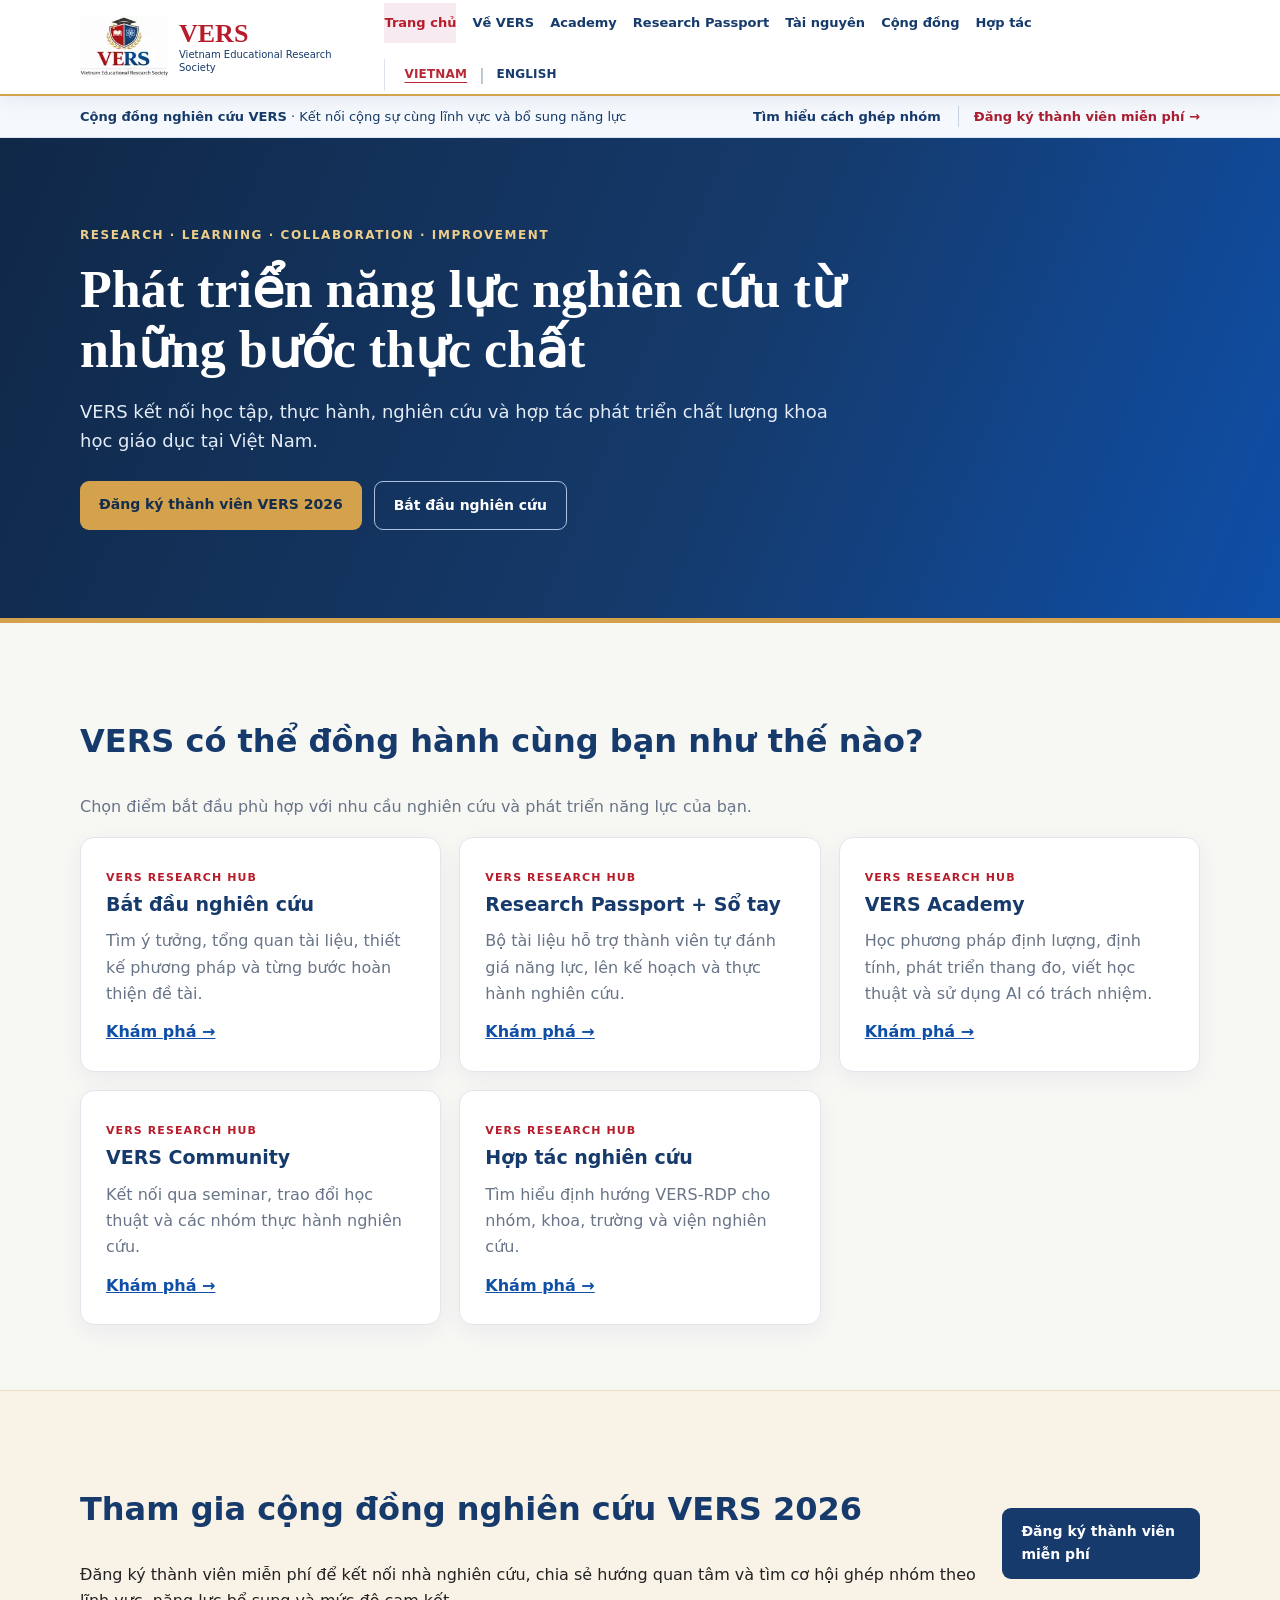
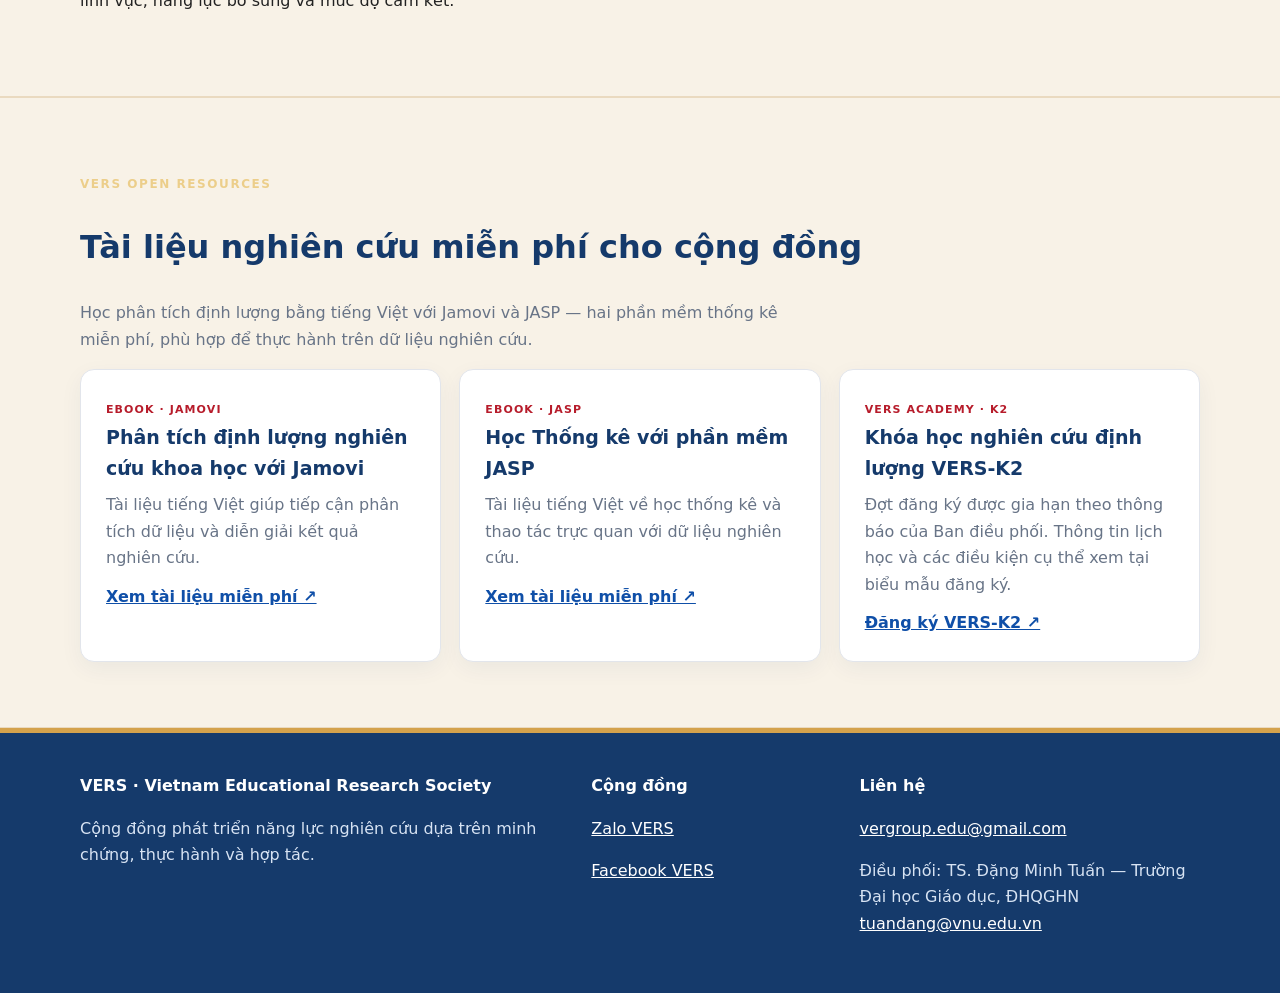
<file: index.html>
<!doctype html><html lang="vi"><head><meta charset="utf-8"><meta name="viewport" content="width=device-width,initial-scale=1"><meta name="description" content="VERS kết nối học tập, thực hành, nghiên cứu và hợp tác phát triển chất lượng khoa học giáo dục tại Việt Nam."><meta name="theme-color" content="#142f58"><link rel="alternate" hreflang="vi" href="https://diavn.github.io/VERS/"><link rel="alternate" hreflang="en" href="https://diavn.github.io/VERS/en/"><title>Phát triển năng lực nghiên cứu từ những bước thực chất | VERS</title><link rel="stylesheet" href="./assets/style.css"><script defer src="./assets/site.js"></script><meta property="og:type" content="website"><meta property="og:site_name" content="VERS — Vietnam Educational Research Society"><meta property="og:locale" content="vi_VN"><meta property="og:title" content="VERS | Cộng đồng nghiên cứu giáo dục Việt Nam"><meta property="og:description" content="VERS kết nối cộng đồng nghiên cứu giáo dục, phát triển năng lực nghiên cứu, chia sẻ học liệu, seminar và hợp tác học thuật."><meta property="og:url" content="https://diavn.github.io/VERS/"><meta property="og:image" content="https://diavn.github.io/VERS/assets/vers-social-preview.png"><meta property="og:image:secure_url" content="https://diavn.github.io/VERS/assets/vers-social-preview.png"><meta property="og:image:type" content="image/png"><meta property="og:image:width" content="600"><meta property="og:image:height" content="315"><meta property="og:image:alt" content="VERS — Vietnam Educational Research Society"><meta name="twitter:card" content="summary_large_image"><meta name="twitter:title" content="VERS | Cộng đồng nghiên cứu giáo dục Việt Nam"><meta name="twitter:description" content="VERS kết nối cộng đồng nghiên cứu giáo dục, phát triển năng lực nghiên cứu, chia sẻ học liệu, seminar và hợp tác học thuật."><meta name="twitter:image" content="https://diavn.github.io/VERS/assets/vers-social-preview.png"><link rel="canonical" href="https://diavn.github.io/VERS/"></head><body><a class="skip" href="#content">Chuyển đến nội dung</a><header class="header"><div class="container nav-inner"><a class="brand" href="./"><img class="vers-official-logo" src="./assets/vers-official-logo.svg" alt="Official VERS logo" width="88" height="65"><span><strong>VERS</strong><small>Vietnam Educational Research Society</small></span></a><button type="button" class="menu-toggle" aria-expanded="false" aria-controls="main-menu">☰ Menu</button><nav class="navlinks" id="main-menu" aria-label="Điều hướng chính"><a href="./" class="active" aria-current="page">Trang chủ</a><a href="./about/">Về VERS</a><a href="./academy/">Academy</a><a href="./passport/">Research Passport</a><a href="./research/">Tài nguyên</a><a href="./community/">Cộng đồng</a><a href="./partnerships/">Hợp tác</a><span class="language-switch" aria-label="Ngôn ngữ"><a lang="vi" aria-current="page" href="./">VIETNAM</a><span aria-hidden="true">|</span><a lang="en" href="./en/">ENGLISH</a></span></nav></div></header><div class="vers-member-strip"><div class="container"><span><strong>Cộng đồng nghiên cứu VERS</strong> · Kết nối cộng sự cùng lĩnh vực và bổ sung năng lực</span><span><a href="./community/">Tìm hiểu cách ghép nhóm</a><a class="join-link" href="https://forms.gle/9dGQGPRuBtyxd9E9A" target="_blank" rel="noopener noreferrer">Đăng ký thành viên miễn phí →</a></span></div></div><main id="content"><section class="hero"><div class="container"><div class="eyebrow">Research · Learning · Collaboration · Improvement</div><h1>Phát triển năng lực nghiên cứu từ những bước thực chất</h1><p>VERS kết nối học tập, thực hành, nghiên cứu và hợp tác phát triển chất lượng khoa học giáo dục tại Việt Nam.</p><div class="actions"><a class="btn primary" target="_blank" rel="noopener noreferrer" href="https://forms.gle/9dGQGPRuBtyxd9E9A">Đăng ký thành viên VERS 2026</a><a class="btn light" href="./research/">Bắt đầu nghiên cứu</a></div></div></section><section class="section"><div class="container"><h2>VERS có thể đồng hành cùng bạn như thế nào?</h2><p class="section-lead">Chọn điểm bắt đầu phù hợp với nhu cầu nghiên cứu và phát triển năng lực của bạn.</p><div class="grid"><article class="card"><span class="kicker">VERS Research Hub</span><h3>Bắt đầu nghiên cứu</h3><p>Tìm ý tưởng, tổng quan tài liệu, thiết kế phương pháp và từng bước hoàn thiện đề tài.</p><a class="more" href="./research/">Khám phá →</a></article><article class="card"><span class="kicker">VERS Research Hub</span><h3>Research Passport + Sổ tay</h3><p>Bộ tài liệu hỗ trợ thành viên tự đánh giá năng lực, lên kế hoạch và thực hành nghiên cứu.</p><a class="more" href="./passport/">Khám phá →</a></article><article class="card"><span class="kicker">VERS Research Hub</span><h3>VERS Academy</h3><p>Học phương pháp định lượng, định tính, phát triển thang đo, viết học thuật và sử dụng AI có trách nhiệm.</p><a class="more" href="./academy/">Khám phá →</a></article><article class="card"><span class="kicker">VERS Research Hub</span><h3>VERS Community</h3><p>Kết nối qua seminar, trao đổi học thuật và các nhóm thực hành nghiên cứu.</p><a class="more" href="./community/">Khám phá →</a></article><article class="card"><span class="kicker">VERS Research Hub</span><h3>Hợp tác nghiên cứu</h3><p>Tìm hiểu định hướng VERS-RDP cho nhóm, khoa, trường và viện nghiên cứu.</p><a class="more" href="./partnerships/">Khám phá →</a></article></div></div></section><section class="section band"><div class="container callout"><div><h2>Tham gia cộng đồng nghiên cứu VERS 2026</h2><p>Đăng ký thành viên miễn phí để kết nối nhà nghiên cứu, chia sẻ hướng quan tâm và tìm cơ hội ghép nhóm theo lĩnh vực, năng lực bổ sung và mức độ cam kết.</p></div><a class="btn" href="https://forms.gle/9dGQGPRuBtyxd9E9A" target="_blank" rel="noopener noreferrer">Đăng ký thành viên miễn phí</a></div></section><section class="section band learning-feature"><div class="container"><p class="eyebrow">VERS OPEN RESOURCES</p><h2>Tài liệu nghiên cứu miễn phí cho cộng đồng</h2><p class="section-lead">Học phân tích định lượng bằng tiếng Việt với Jamovi và JASP — hai phần mềm thống kê miễn phí, phù hợp để thực hành trên dữ liệu nghiên cứu.</p><div class="grid"><article class="card resource-card"><span class="kicker">EBOOK · JAMOVI</span><h3>Phân tích định lượng nghiên cứu khoa học với Jamovi</h3><p>Tài liệu tiếng Việt giúp tiếp cận phân tích dữ liệu và diễn giải kết quả nghiên cứu.</p><a class="more" href="https://drive.google.com/file/d/1PDBoz-qCu8LpBYIbpfE1-n1H8hmjoBAO/view?usp=sharing" target="_blank" rel="noopener noreferrer">Xem tài liệu miễn phí ↗</a></article><article class="card resource-card"><span class="kicker">EBOOK · JASP</span><h3>Học Thống kê với phần mềm JASP</h3><p>Tài liệu tiếng Việt về học thống kê và thao tác trực quan với dữ liệu nghiên cứu.</p><a class="more" href="https://drive.google.com/file/d/1F89ra7NRNycYZCy2L96slNIA9dTaLKgm/view?usp=sharing" target="_blank" rel="noopener noreferrer">Xem tài liệu miễn phí ↗</a></article><article class="card course-card"><span class="kicker">VERS ACADEMY · K2</span><h3>Khóa học nghiên cứu định lượng VERS-K2</h3><p>Đợt đăng ký được gia hạn theo thông báo của Ban điều phối. Thông tin lịch học và các điều kiện cụ thể xem tại biểu mẫu đăng ký.</p><a class="more" href="https://forms.gle/J9TKKdzzce52gjyt8" target="_blank" rel="noopener noreferrer">Đăng ký VERS-K2 ↗</a></article></div></div></section></main><footer class="footer"><div class="container footer-grid"><div><strong>VERS · Vietnam Educational Research Society</strong><p>Cộng đồng phát triển năng lực nghiên cứu dựa trên minh chứng, thực hành và hợp tác.</p><small></small></div><div><strong>Cộng đồng</strong><p><a href="https://zalo.me/g/brmxba311">Zalo VERS</a></p><p><a href="https://www.facebook.com/groups/verg.edu">Facebook VERS</a></p></div><div><strong>Liên hệ</strong><p><a href="mailto:vergroup.edu@gmail.com">vergroup.edu@gmail.com</a></p><p>Điều phối: TS. Đặng Minh Tuấn — Trường Đại học Giáo dục, ĐHQGHN<br><a href="mailto:tuandang@vnu.edu.vn">tuandang@vnu.edu.vn</a></p></div></div></footer></body></html>
</file>
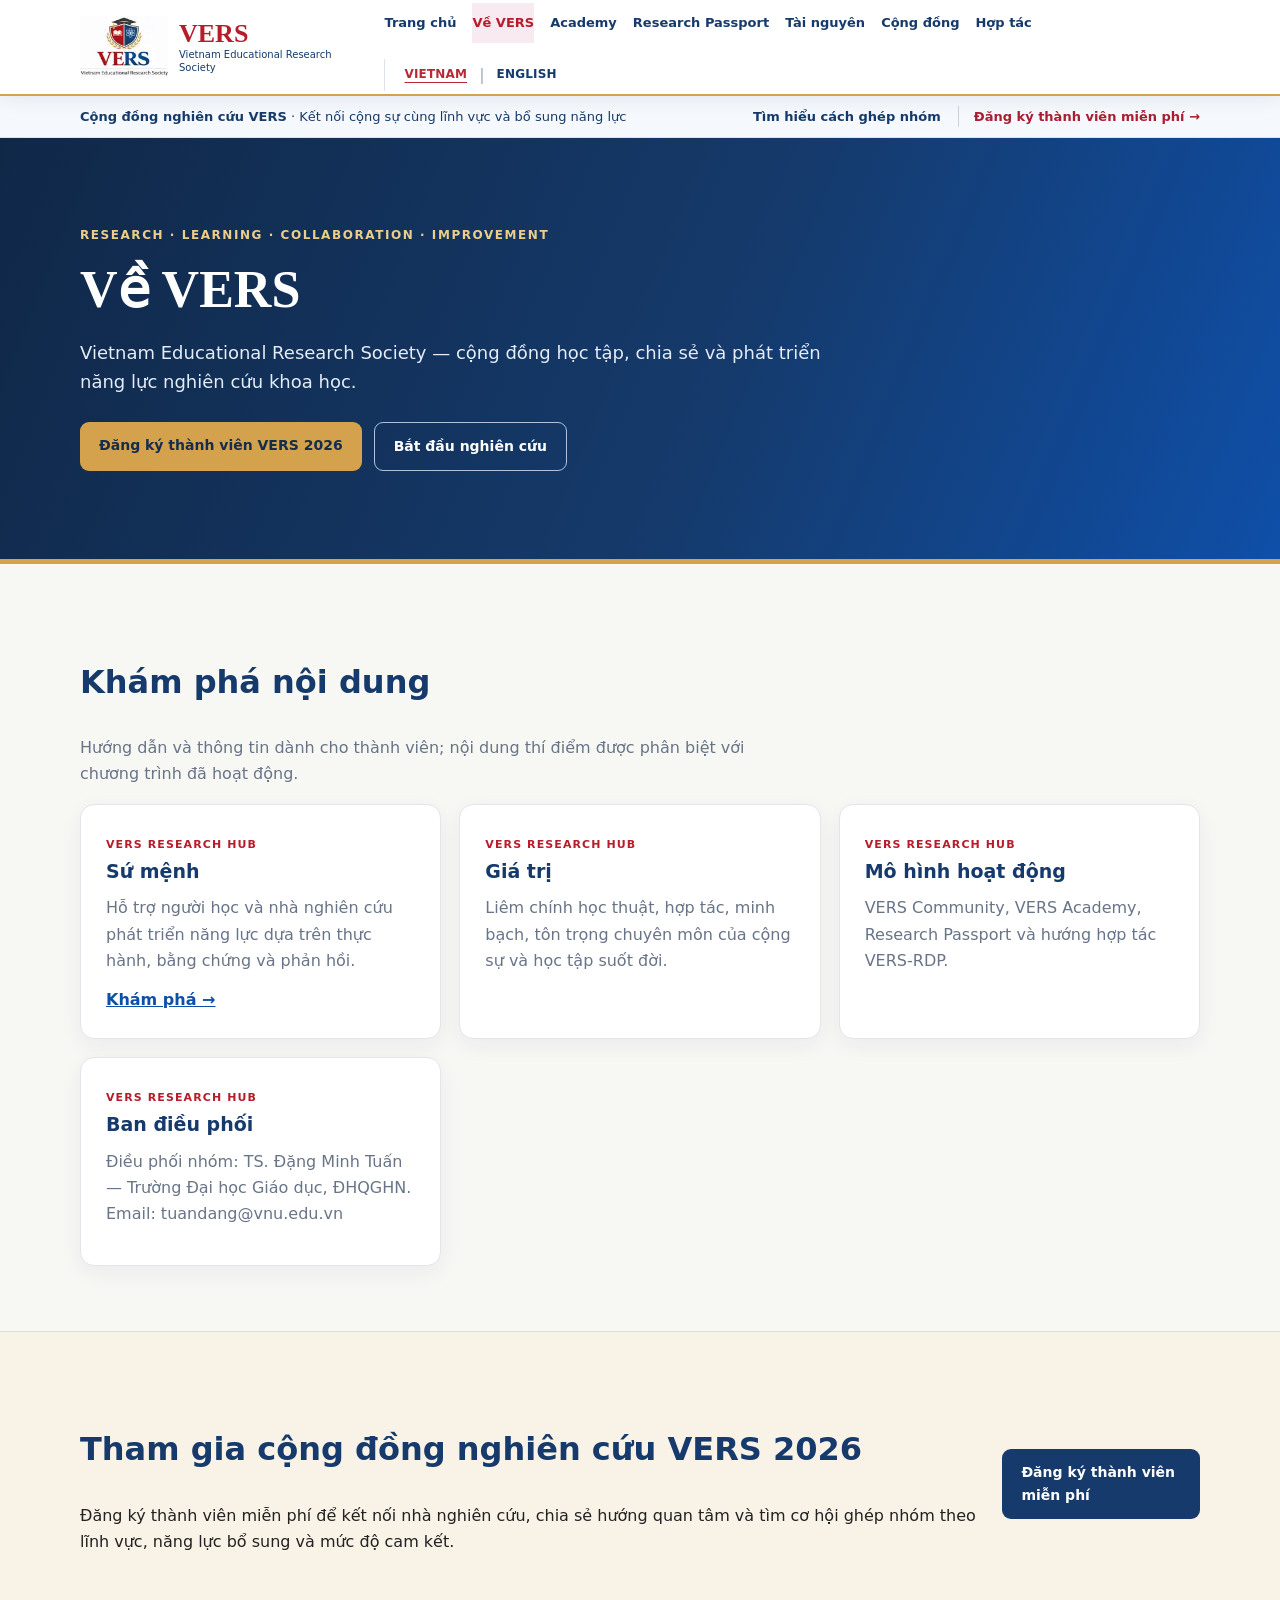
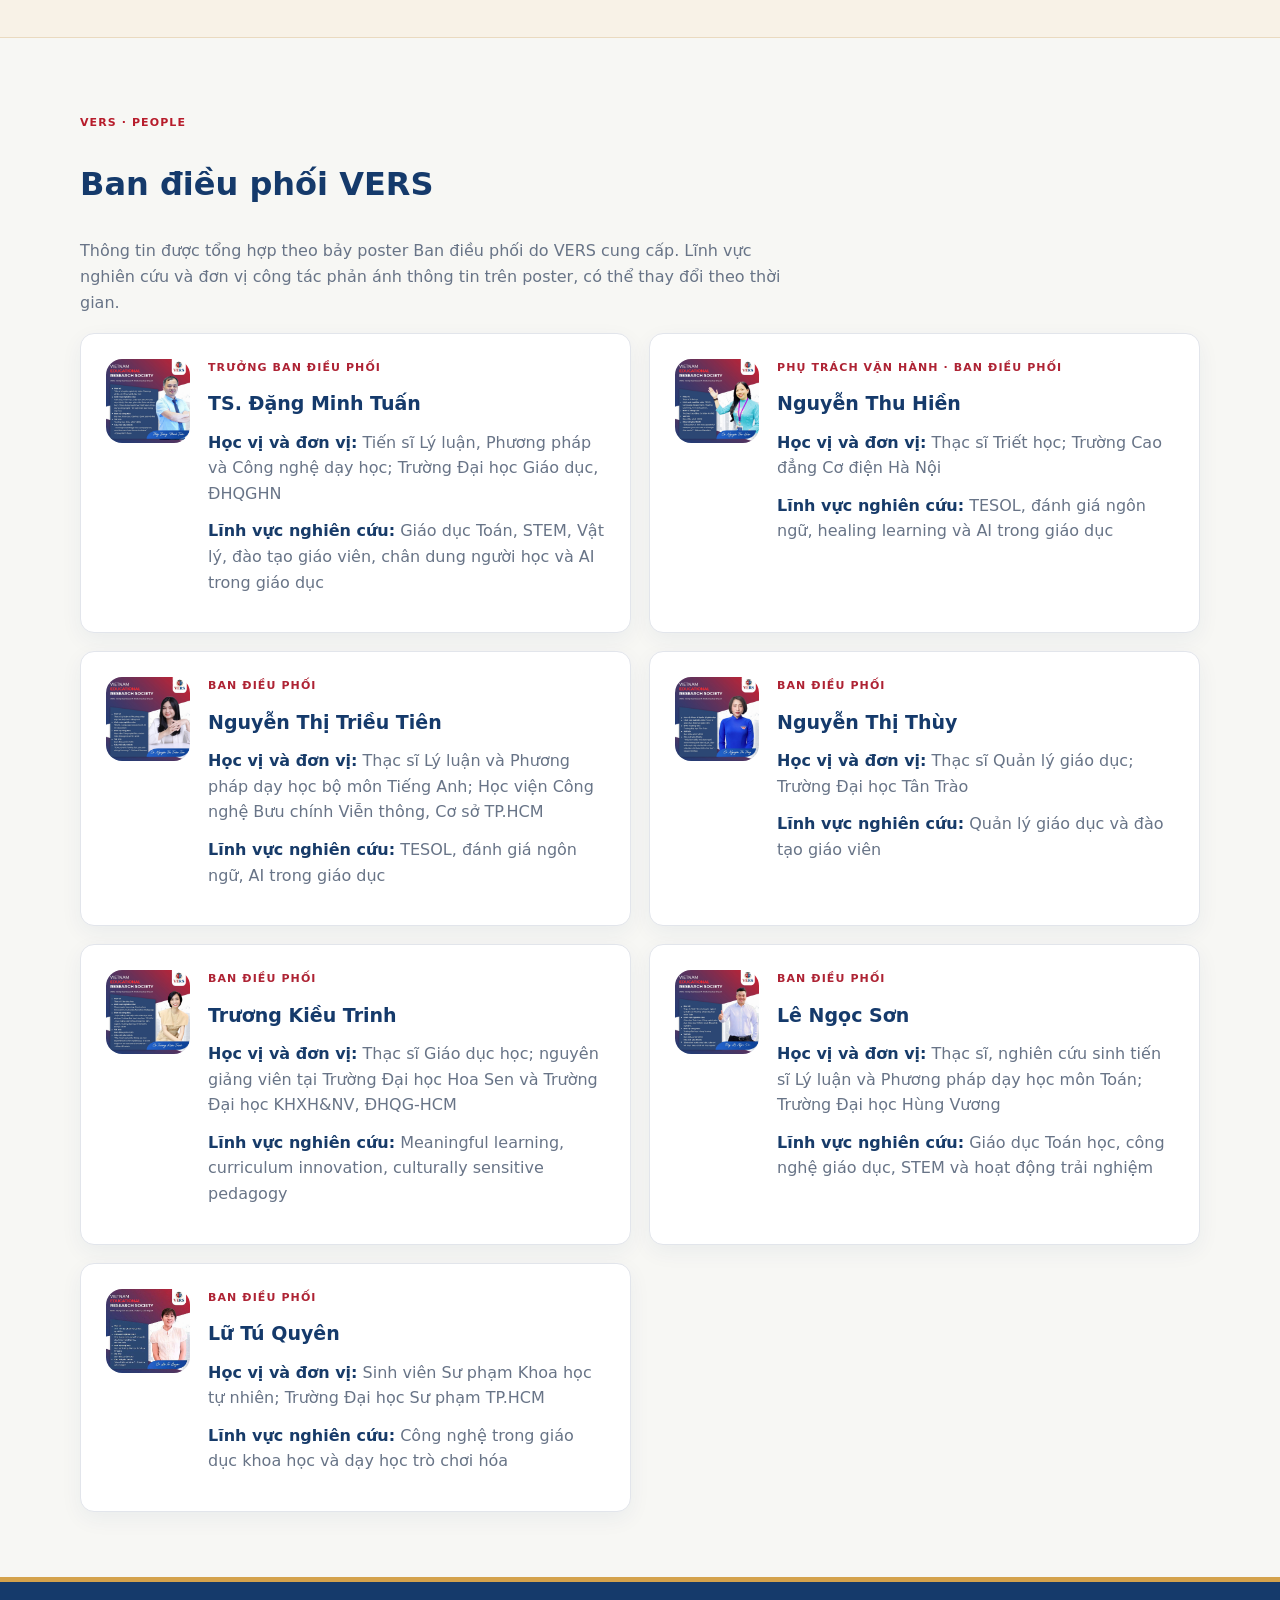
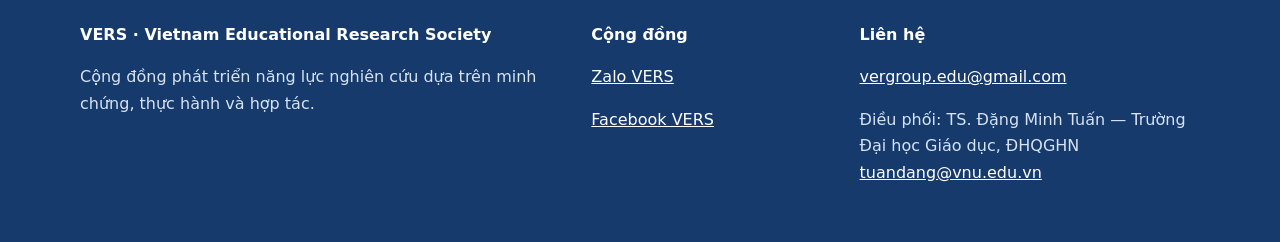
<file: about/index.html>
<!doctype html><html lang="vi"><head><meta charset="utf-8"><meta name="viewport" content="width=device-width,initial-scale=1"><meta name="description" content="Vietnam Educational Research Society — cộng đồng học tập, chia sẻ và phát triển năng lực nghiên cứu khoa học."><meta name="theme-color" content="#142f58"><link rel="alternate" hreflang="vi" href="https://diavn.github.io/VERS/about/"><link rel="alternate" hreflang="en" href="https://diavn.github.io/VERS/en/about/"><title>Về VERS | VERS</title><link rel="stylesheet" href="../assets/style.css"><script defer src="../assets/site.js"></script><meta property="og:type" content="website"><meta property="og:site_name" content="VERS — Vietnam Educational Research Society"><meta property="og:locale" content="vi_VN"><meta property="og:title" content="VERS | Cộng đồng nghiên cứu giáo dục Việt Nam"><meta property="og:description" content="VERS kết nối cộng đồng nghiên cứu giáo dục, phát triển năng lực nghiên cứu, chia sẻ học liệu, seminar và hợp tác học thuật."><meta property="og:url" content="https://diavn.github.io/VERS/about/"><meta property="og:image" content="https://diavn.github.io/VERS/assets/vers-social-preview.png"><meta property="og:image:secure_url" content="https://diavn.github.io/VERS/assets/vers-social-preview.png"><meta property="og:image:type" content="image/png"><meta property="og:image:width" content="600"><meta property="og:image:height" content="315"><meta property="og:image:alt" content="VERS — Vietnam Educational Research Society"><meta name="twitter:card" content="summary_large_image"><meta name="twitter:title" content="VERS | Cộng đồng nghiên cứu giáo dục Việt Nam"><meta name="twitter:description" content="VERS kết nối cộng đồng nghiên cứu giáo dục, phát triển năng lực nghiên cứu, chia sẻ học liệu, seminar và hợp tác học thuật."><meta name="twitter:image" content="https://diavn.github.io/VERS/assets/vers-social-preview.png"><link rel="canonical" href="https://diavn.github.io/VERS/about/"></head><body><a class="skip" href="#content">Chuyển đến nội dung</a><header class="header"><div class="container nav-inner"><a class="brand" href="../"><img class="vers-official-logo" src="../assets/vers-official-logo.svg" alt="Official VERS logo" width="88" height="65"><span><strong>VERS</strong><small>Vietnam Educational Research Society</small></span></a><button type="button" class="menu-toggle" aria-expanded="false" aria-controls="main-menu">☰ Menu</button><nav class="navlinks" id="main-menu" aria-label="Điều hướng chính"><a href="../">Trang chủ</a><a href="../about/" class="active" aria-current="page">Về VERS</a><a href="../academy/">Academy</a><a href="../passport/">Research Passport</a><a href="../research/">Tài nguyên</a><a href="../community/">Cộng đồng</a><a href="../partnerships/">Hợp tác</a><span class="language-switch" aria-label="Ngôn ngữ"><a lang="vi" aria-current="page" href="../about/">VIETNAM</a><span aria-hidden="true">|</span><a lang="en" href="../en/about/">ENGLISH</a></span></nav></div></header><div class="vers-member-strip"><div class="container"><span><strong>Cộng đồng nghiên cứu VERS</strong> · Kết nối cộng sự cùng lĩnh vực và bổ sung năng lực</span><span><a href="../community/">Tìm hiểu cách ghép nhóm</a><a class="join-link" href="https://forms.gle/9dGQGPRuBtyxd9E9A" target="_blank" rel="noopener noreferrer">Đăng ký thành viên miễn phí →</a></span></div></div><main id="content"><section class="hero"><div class="container"><div class="eyebrow">Research · Learning · Collaboration · Improvement</div><h1>Về VERS</h1><p>Vietnam Educational Research Society — cộng đồng học tập, chia sẻ và phát triển năng lực nghiên cứu khoa học.</p><div class="actions"><a class="btn primary" target="_blank" rel="noopener noreferrer" href="https://forms.gle/9dGQGPRuBtyxd9E9A">Đăng ký thành viên VERS 2026</a><a class="btn light" href="../research/">Bắt đầu nghiên cứu</a></div></div></section><section class="section"><div class="container"><h2>Khám phá nội dung</h2><p class="section-lead">Hướng dẫn và thông tin dành cho thành viên; nội dung thí điểm được phân biệt với chương trình đã hoạt động.</p><div class="grid"><article class="card"><span class="kicker">VERS Research Hub</span><h3>Sứ mệnh</h3><p>Hỗ trợ người học và nhà nghiên cứu phát triển năng lực dựa trên thực hành, bằng chứng và phản hồi.</p><a class="more" href="../research/">Khám phá →</a></article><article class="card"><span class="kicker">VERS Research Hub</span><h3>Giá trị</h3><p>Liêm chính học thuật, hợp tác, minh bạch, tôn trọng chuyên môn của cộng sự và học tập suốt đời.</p></article><article class="card"><span class="kicker">VERS Research Hub</span><h3>Mô hình hoạt động</h3><p>VERS Community, VERS Academy, Research Passport và hướng hợp tác VERS-RDP.</p></article><article class="card"><span class="kicker">VERS Research Hub</span><h3>Ban điều phối</h3><p>Điều phối nhóm: TS. Đặng Minh Tuấn — Trường Đại học Giáo dục, ĐHQGHN. Email: tuandang@vnu.edu.vn</p></article></div></div></section><section class="section band"><div class="container callout"><div><h2>Tham gia cộng đồng nghiên cứu VERS 2026</h2><p>Đăng ký thành viên miễn phí để kết nối nhà nghiên cứu, chia sẻ hướng quan tâm và tìm cơ hội ghép nhóm theo lĩnh vực, năng lực bổ sung và mức độ cam kết.</p></div><a class="btn" href="https://forms.gle/9dGQGPRuBtyxd9E9A" target="_blank" rel="noopener noreferrer">Đăng ký thành viên miễn phí</a></div></section><section class="section team-section" id="coordination-team"><div class="container"><p class="kicker">VERS · PEOPLE</p><h2>Ban điều phối VERS</h2><p class="section-lead">Thông tin được tổng hợp theo bảy poster Ban điều phối do VERS cung cấp. Lĩnh vực nghiên cứu và đơn vị công tác phản ánh thông tin trên poster, có thể thay đổi theo thời gian.</p><div class="grid team-grid"><article class="card team-card"><div class="team-portrait"><img src="../assets/team/thay%20Tuan.jpg" loading="lazy" alt="dang minh tuan" onerror="this.hidden=true"><div class="team-avatar" aria-hidden="true">MT</div></div><div><p class="kicker">Trưởng ban điều phối</p><h3>TS. Đặng Minh Tuấn</h3><p><strong>Học vị và đơn vị:</strong> Tiến sĩ Lý luận, Phương pháp và Công nghệ dạy học; Trường Đại học Giáo dục, ĐHQGHN</p><p><strong>Lĩnh vực nghiên cứu:</strong> Giáo dục Toán, STEM, Vật lý, đào tạo giáo viên, chân dung người học và AI trong giáo dục</p></div></article><article class="card team-card"><div class="team-portrait"><img src="../assets/team/Thu%20Hien.jpg" loading="lazy" alt="nguyen thu hien" onerror="this.hidden=true"><div class="team-avatar" aria-hidden="true">TH</div></div><div><p class="kicker">Phụ trách vận hành · Ban điều phối</p><h3>Nguyễn Thu Hiền</h3><p><strong>Học vị và đơn vị:</strong> Thạc sĩ Triết học; Trường Cao đẳng Cơ điện Hà Nội</p><p><strong>Lĩnh vực nghiên cứu:</strong> TESOL, đánh giá ngôn ngữ, healing learning và AI trong giáo dục</p></div></article><article class="card team-card"><div class="team-portrait"><img src="../assets/team/Tien.jpg" loading="lazy" alt="nguyen thi trieu tien" onerror="this.hidden=true"><div class="team-avatar" aria-hidden="true">TT</div></div><div><p class="kicker">Ban điều phối</p><h3>Nguyễn Thị Triều Tiên</h3><p><strong>Học vị và đơn vị:</strong> Thạc sĩ Lý luận và Phương pháp dạy học bộ môn Tiếng Anh; Học viện Công nghệ Bưu chính Viễn thông, Cơ sở TP.HCM</p><p><strong>Lĩnh vực nghiên cứu:</strong> TESOL, đánh giá ngôn ngữ, AI trong giáo dục</p></div></article><article class="card team-card"><div class="team-portrait"><img src="../assets/team/Thuy.jpg" loading="lazy" alt="nguyen thi thuy" onerror="this.hidden=true"><div class="team-avatar" aria-hidden="true">TT</div></div><div><p class="kicker">Ban điều phối</p><h3>Nguyễn Thị Thùy</h3><p><strong>Học vị và đơn vị:</strong> Thạc sĩ Quản lý giáo dục; Trường Đại học Tân Trào</p><p><strong>Lĩnh vực nghiên cứu:</strong> Quản lý giáo dục và đào tạo giáo viên</p></div></article><article class="card team-card"><div class="team-portrait"><img src="../assets/team/Kieu%20trinh.jpg" loading="lazy" alt="truong kieu trinh" onerror="this.hidden=true"><div class="team-avatar" aria-hidden="true">KT</div></div><div><p class="kicker">Ban điều phối</p><h3>Trương Kiều Trinh</h3><p><strong>Học vị và đơn vị:</strong> Thạc sĩ Giáo dục học; nguyên giảng viên tại Trường Đại học Hoa Sen và Trường Đại học KHXH&NV, ĐHQG-HCM</p><p><strong>Lĩnh vực nghiên cứu:</strong> Meaningful learning, curriculum innovation, culturally sensitive pedagogy</p></div></article><article class="card team-card"><div class="team-portrait"><img src="../assets/team/Ngoc%20Son.jpg" loading="lazy" alt="le ngoc son" onerror="this.hidden=true"><div class="team-avatar" aria-hidden="true">NS</div></div><div><p class="kicker">Ban điều phối</p><h3>Lê Ngọc Sơn</h3><p><strong>Học vị và đơn vị:</strong> Thạc sĩ, nghiên cứu sinh tiến sĩ Lý luận và Phương pháp dạy học môn Toán; Trường Đại học Hùng Vương</p><p><strong>Lĩnh vực nghiên cứu:</strong> Giáo dục Toán học, công nghệ giáo dục, STEM và hoạt động trải nghiệm</p></div></article><article class="card team-card"><div class="team-portrait"><img src="../assets/team/Tu%20Quyen.jpg" loading="lazy" alt="lu ta quyen" onerror="this.hidden=true"><div class="team-avatar" aria-hidden="true">TQ</div></div><div><p class="kicker">Ban điều phối</p><h3>Lữ Tú Quyên</h3><p><strong>Học vị và đơn vị:</strong> Sinh viên Sư phạm Khoa học tự nhiên; Trường Đại học Sư phạm TP.HCM</p><p><strong>Lĩnh vực nghiên cứu:</strong> Công nghệ trong giáo dục khoa học và dạy học trò chơi hóa</p></div></article></div></div></section></main><footer class="footer"><div class="container footer-grid"><div><strong>VERS · Vietnam Educational Research Society</strong><p>Cộng đồng phát triển năng lực nghiên cứu dựa trên minh chứng, thực hành và hợp tác.</p><small></small></div><div><strong>Cộng đồng</strong><p><a href="https://zalo.me/g/brmxba311">Zalo VERS</a></p><p><a href="https://www.facebook.com/groups/verg.edu">Facebook VERS</a></p></div><div><strong>Liên hệ</strong><p><a href="mailto:vergroup.edu@gmail.com">vergroup.edu@gmail.com</a></p><p>Điều phối: TS. Đặng Minh Tuấn — Trường Đại học Giáo dục, ĐHQGHN<br><a href="mailto:tuandang@vnu.edu.vn">tuandang@vnu.edu.vn</a></p></div></div></footer></body></html>
</file>
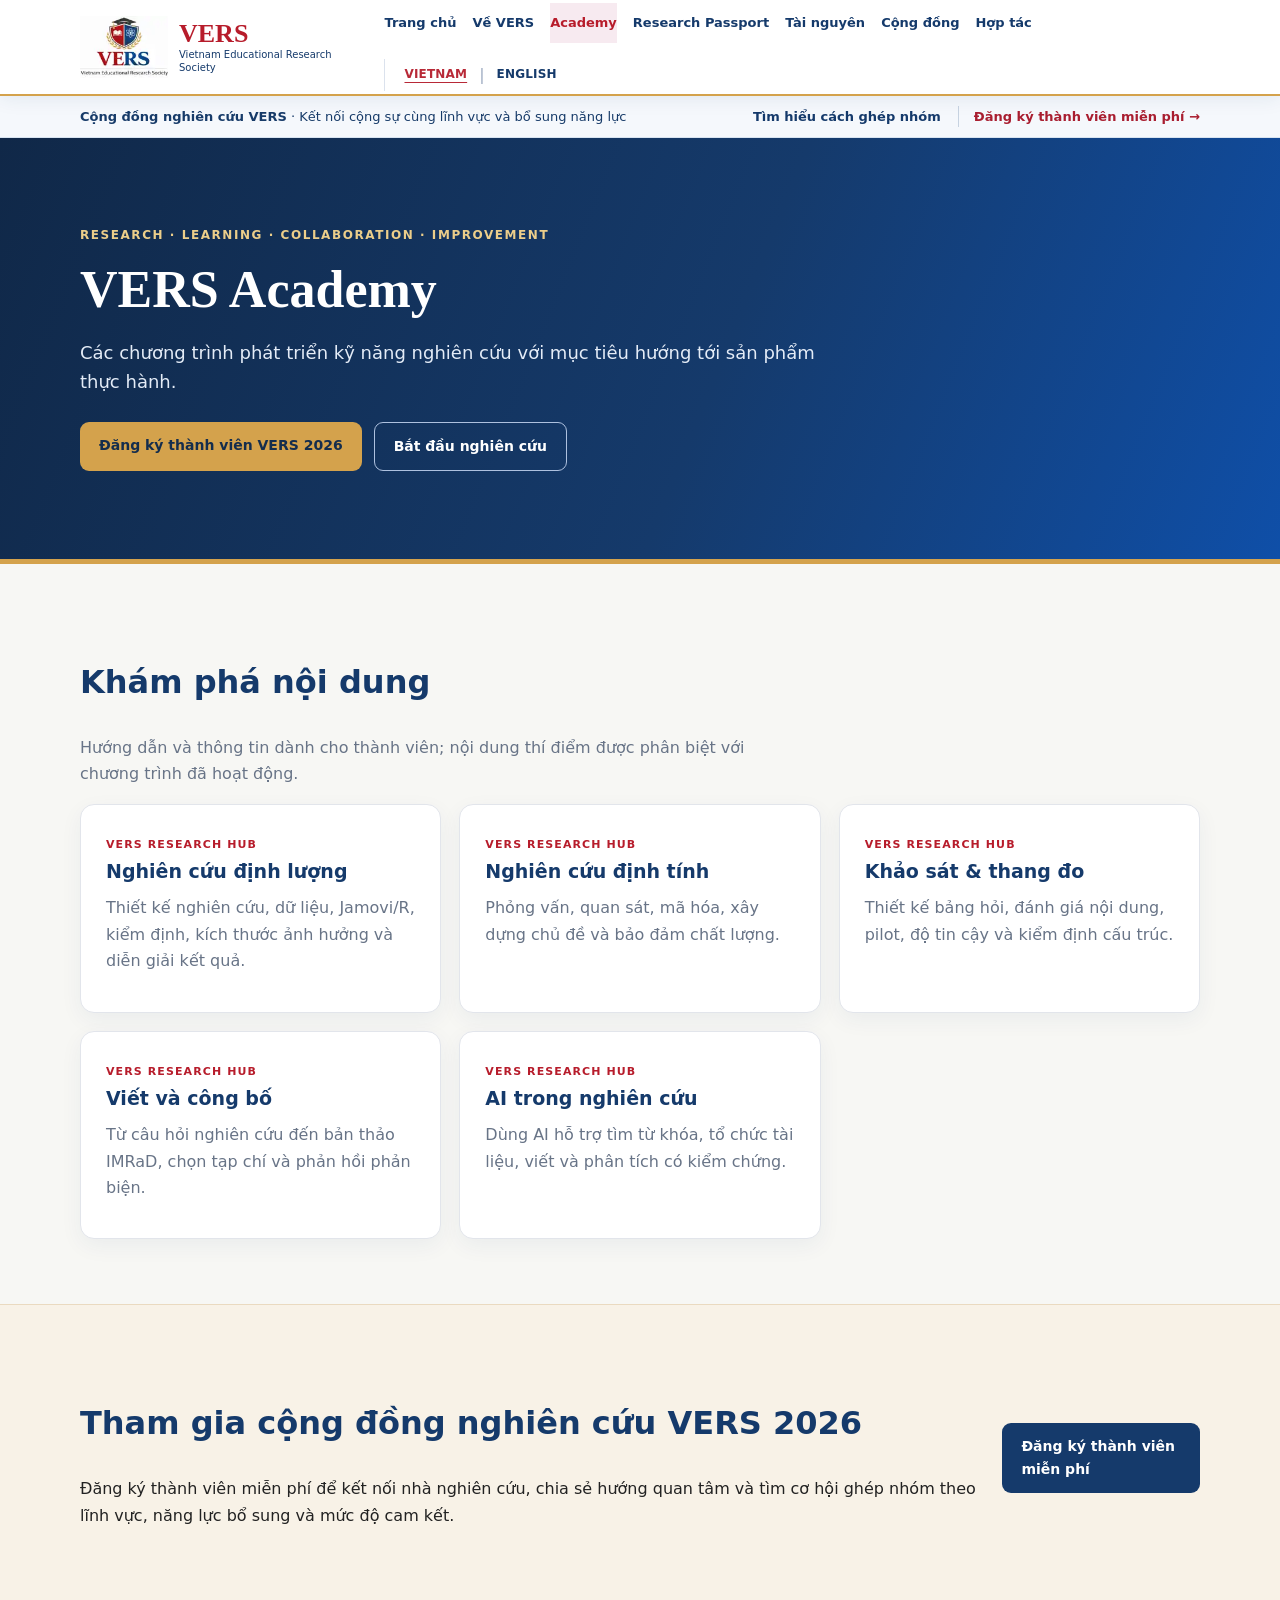
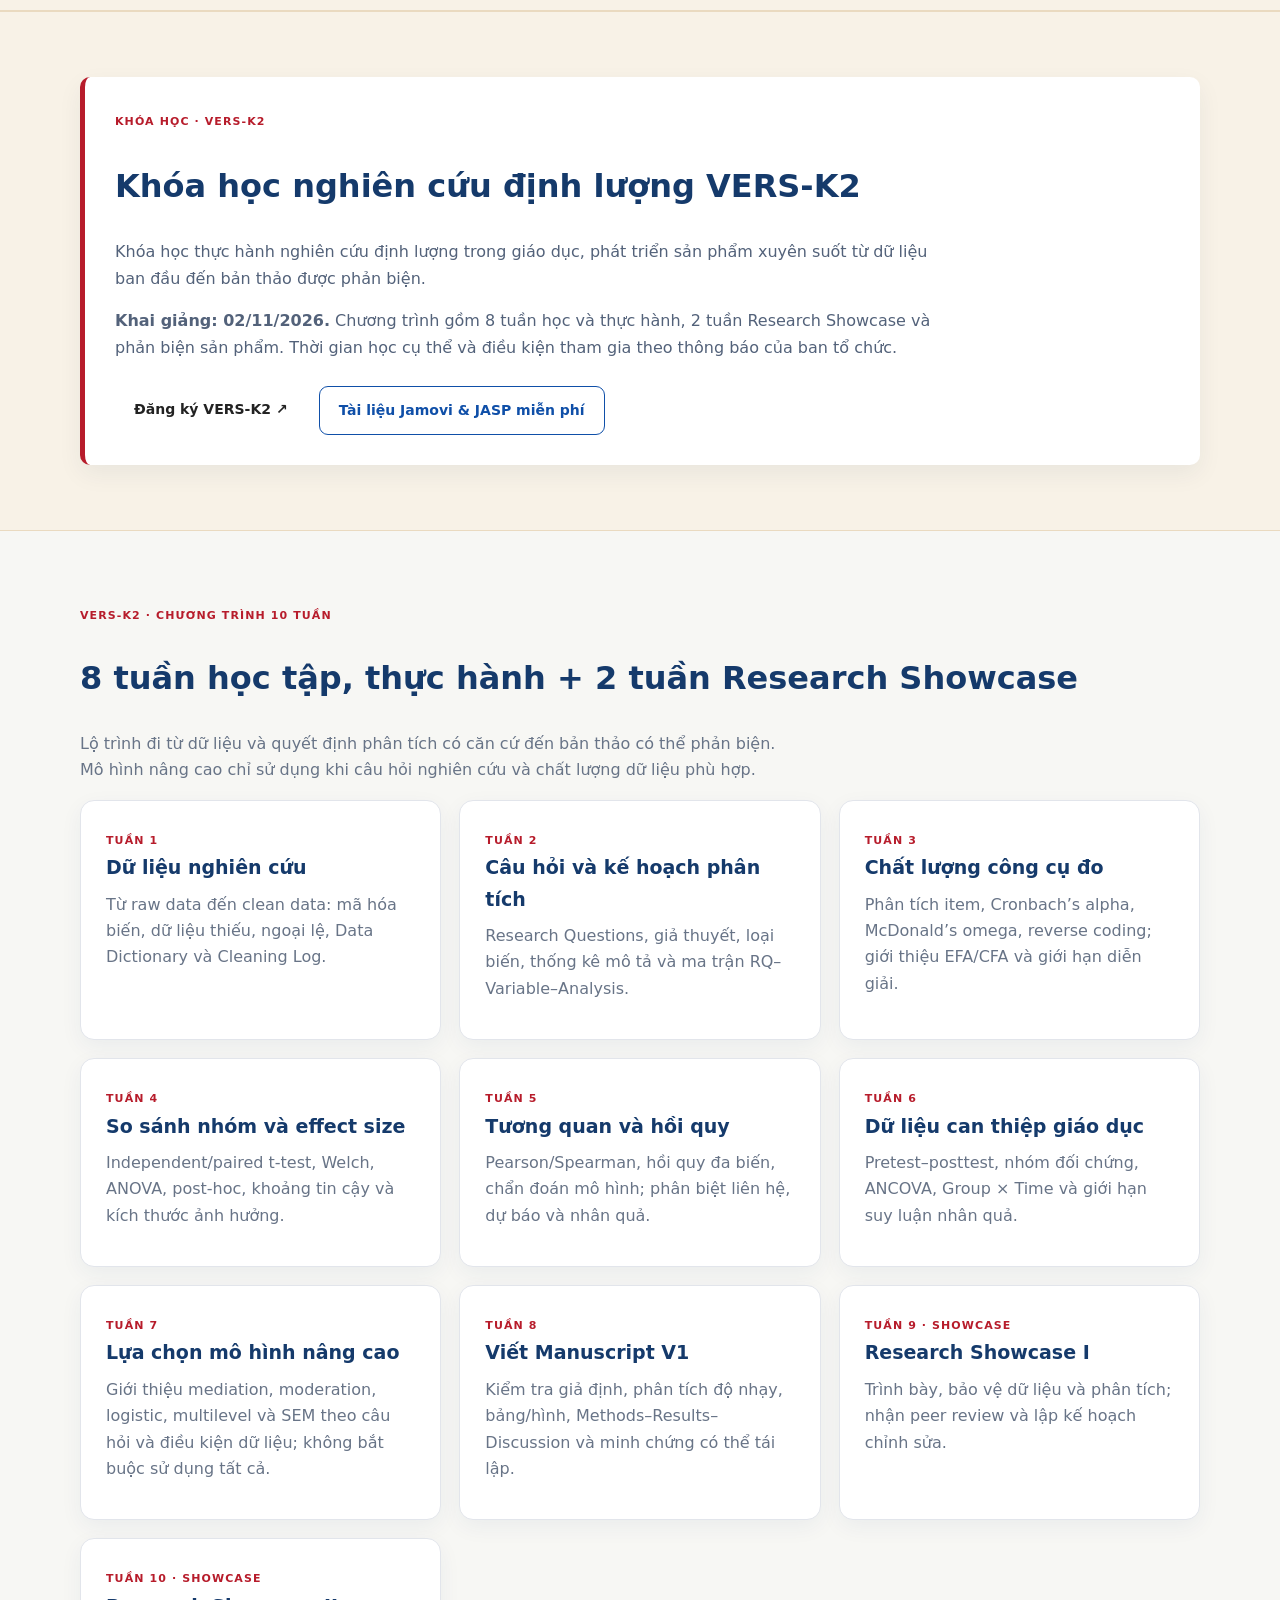
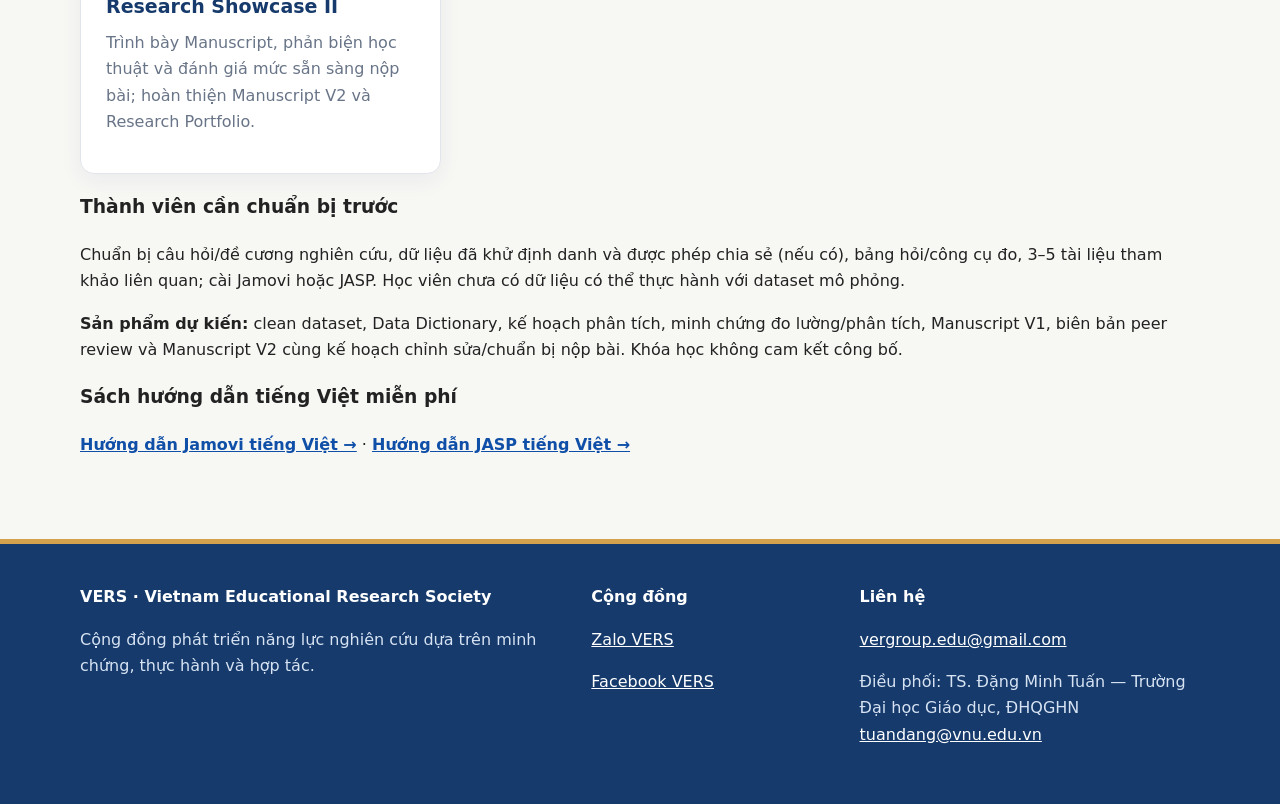
<file: academy/index.html>
<!doctype html><html lang="vi"><head><meta charset="utf-8"><meta name="viewport" content="width=device-width,initial-scale=1"><meta name="description" content="Các chương trình phát triển kỹ năng nghiên cứu với mục tiêu hướng tới sản phẩm thực hành."><meta name="theme-color" content="#142f58"><link rel="alternate" hreflang="vi" href="https://diavn.github.io/VERS/academy/"><link rel="alternate" hreflang="en" href="https://diavn.github.io/VERS/en/academy/"><title>VERS Academy | VERS</title><link rel="stylesheet" href="../assets/style.css"><script defer src="../assets/site.js"></script><meta property="og:type" content="website"><meta property="og:site_name" content="VERS — Vietnam Educational Research Society"><meta property="og:locale" content="vi_VN"><meta property="og:title" content="VERS-K2 | 40 Kĩ năng nghiên cứu định lượng"><meta property="og:description" content="VERS-K2 khai giảng 02/11/2026: 8 tuần học và thực hành, 2 tuần Research Showcase, từ dữ liệu đến bản thảo nghiên cứu."><meta property="og:url" content="https://diavn.github.io/VERS/academy/"><meta property="og:image" content="https://diavn.github.io/VERS/assets/vers-social-preview.png"><meta property="og:image:secure_url" content="https://diavn.github.io/VERS/assets/vers-social-preview.png"><meta property="og:image:type" content="image/png"><meta property="og:image:width" content="600"><meta property="og:image:height" content="315"><meta property="og:image:alt" content="VERS — Vietnam Educational Research Society"><meta name="twitter:card" content="summary_large_image"><meta name="twitter:title" content="VERS-K2 | 40 Kĩ năng nghiên cứu định lượng"><meta name="twitter:description" content="VERS-K2 khai giảng 02/11/2026: 8 tuần học và thực hành, 2 tuần Research Showcase, từ dữ liệu đến bản thảo nghiên cứu."><meta name="twitter:image" content="https://diavn.github.io/VERS/assets/vers-social-preview.png"><link rel="canonical" href="https://diavn.github.io/VERS/academy/"></head><body><a class="skip" href="#content">Chuyển đến nội dung</a><header class="header"><div class="container nav-inner"><a class="brand" href="../"><img class="vers-official-logo" src="../assets/vers-official-logo.svg" alt="Official VERS logo" width="88" height="65"><span><strong>VERS</strong><small>Vietnam Educational Research Society</small></span></a><button type="button" class="menu-toggle" aria-expanded="false" aria-controls="main-menu">☰ Menu</button><nav class="navlinks" id="main-menu" aria-label="Điều hướng chính"><a href="../">Trang chủ</a><a href="../about/">Về VERS</a><a href="../academy/" class="active" aria-current="page">Academy</a><a href="../passport/">Research Passport</a><a href="../research/">Tài nguyên</a><a href="../community/">Cộng đồng</a><a href="../partnerships/">Hợp tác</a><span class="language-switch" aria-label="Ngôn ngữ"><a lang="vi" aria-current="page" href="../academy/">VIETNAM</a><span aria-hidden="true">|</span><a lang="en" href="../en/academy/">ENGLISH</a></span></nav></div></header><div class="vers-member-strip"><div class="container"><span><strong>Cộng đồng nghiên cứu VERS</strong> · Kết nối cộng sự cùng lĩnh vực và bổ sung năng lực</span><span><a href="../community/">Tìm hiểu cách ghép nhóm</a><a class="join-link" href="https://forms.gle/9dGQGPRuBtyxd9E9A" target="_blank" rel="noopener noreferrer">Đăng ký thành viên miễn phí →</a></span></div></div><main id="content"><section class="hero"><div class="container"><div class="eyebrow">Research · Learning · Collaboration · Improvement</div><h1>VERS Academy</h1><p>Các chương trình phát triển kỹ năng nghiên cứu với mục tiêu hướng tới sản phẩm thực hành.</p><div class="actions"><a class="btn primary" target="_blank" rel="noopener noreferrer" href="https://forms.gle/9dGQGPRuBtyxd9E9A">Đăng ký thành viên VERS 2026</a><a class="btn light" href="../research/">Bắt đầu nghiên cứu</a></div></div></section><section class="section"><div class="container"><h2>Khám phá nội dung</h2><p class="section-lead">Hướng dẫn và thông tin dành cho thành viên; nội dung thí điểm được phân biệt với chương trình đã hoạt động.</p><div class="grid"><article class="card"><span class="kicker">VERS Research Hub</span><h3>Nghiên cứu định lượng</h3><p>Thiết kế nghiên cứu, dữ liệu, Jamovi/R, kiểm định, kích thước ảnh hưởng và diễn giải kết quả.</p></article><article class="card"><span class="kicker">VERS Research Hub</span><h3>Nghiên cứu định tính</h3><p>Phỏng vấn, quan sát, mã hóa, xây dựng chủ đề và bảo đảm chất lượng.</p></article><article class="card"><span class="kicker">VERS Research Hub</span><h3>Khảo sát &amp; thang đo</h3><p>Thiết kế bảng hỏi, đánh giá nội dung, pilot, độ tin cậy và kiểm định cấu trúc.</p></article><article class="card"><span class="kicker">VERS Research Hub</span><h3>Viết và công bố</h3><p>Từ câu hỏi nghiên cứu đến bản thảo IMRaD, chọn tạp chí và phản hồi phản biện.</p></article><article class="card"><span class="kicker">VERS Research Hub</span><h3>AI trong nghiên cứu</h3><p>Dùng AI hỗ trợ tìm từ khóa, tổ chức tài liệu, viết và phân tích có kiểm chứng.</p></article></div></div></section><section class="section band"><div class="container callout"><div><h2>Tham gia cộng đồng nghiên cứu VERS 2026</h2><p>Đăng ký thành viên miễn phí để kết nối nhà nghiên cứu, chia sẻ hướng quan tâm và tìm cơ hội ghép nhóm theo lĩnh vực, năng lực bổ sung và mức độ cam kết.</p></div><a class="btn" href="https://forms.gle/9dGQGPRuBtyxd9E9A" target="_blank" rel="noopener noreferrer">Đăng ký thành viên miễn phí</a></div></section><section class="section band"><div class="container"><div class="course-highlight"><span class="kicker">KHÓA HỌC · VERS-K2</span><h2>Khóa học nghiên cứu định lượng VERS-K2</h2><p>Khóa học thực hành nghiên cứu định lượng trong giáo dục, phát triển sản phẩm xuyên suốt từ dữ liệu ban đầu đến bản thảo được phản biện.</p><p><strong>Khai giảng: 02/11/2026.</strong> Chương trình gồm 8 tuần học và thực hành, 2 tuần Research Showcase và phản biện sản phẩm. Thời gian học cụ thể và điều kiện tham gia theo thông báo của ban tổ chức.</p><div class="actions"><a class="btn dark" href="https://forms.gle/J9TKKdzzce52gjyt8" target="_blank" rel="noopener noreferrer">Đăng ký VERS-K2 ↗</a><a class="btn outline" href="../research/">Tài liệu Jamovi &amp; JASP miễn phí</a></div></div></div></section><section class="section course-evidence" id="vers-k2-syllabus"><div class="container"><p class="kicker">VERS-K2 · CHƯƠNG TRÌNH 10 TUẦN</p><h2>8 tuần học tập, thực hành + 2 tuần Research Showcase</h2><p class="section-lead">Lộ trình đi từ dữ liệu và quyết định phân tích có căn cứ đến bản thảo có thể phản biện. Mô hình nâng cao chỉ sử dụng khi câu hỏi nghiên cứu và chất lượng dữ liệu phù hợp.</p><div class="grid"><article class="card"><span class="kicker">TUẦN 1</span><h3>Dữ liệu nghiên cứu</h3><p>Từ raw data đến clean data: mã hóa biến, dữ liệu thiếu, ngoại lệ, Data Dictionary và Cleaning Log.</p></article><article class="card"><span class="kicker">TUẦN 2</span><h3>Câu hỏi và kế hoạch phân tích</h3><p>Research Questions, giả thuyết, loại biến, thống kê mô tả và ma trận RQ–Variable–Analysis.</p></article><article class="card"><span class="kicker">TUẦN 3</span><h3>Chất lượng công cụ đo</h3><p>Phân tích item, Cronbach’s alpha, McDonald’s omega, reverse coding; giới thiệu EFA/CFA và giới hạn diễn giải.</p></article><article class="card"><span class="kicker">TUẦN 4</span><h3>So sánh nhóm và effect size</h3><p>Independent/paired t-test, Welch, ANOVA, post-hoc, khoảng tin cậy và kích thước ảnh hưởng.</p></article><article class="card"><span class="kicker">TUẦN 5</span><h3>Tương quan và hồi quy</h3><p>Pearson/Spearman, hồi quy đa biến, chẩn đoán mô hình; phân biệt liên hệ, dự báo và nhân quả.</p></article><article class="card"><span class="kicker">TUẦN 6</span><h3>Dữ liệu can thiệp giáo dục</h3><p>Pretest–posttest, nhóm đối chứng, ANCOVA, Group × Time và giới hạn suy luận nhân quả.</p></article><article class="card"><span class="kicker">TUẦN 7</span><h3>Lựa chọn mô hình nâng cao</h3><p>Giới thiệu mediation, moderation, logistic, multilevel và SEM theo câu hỏi và điều kiện dữ liệu; không bắt buộc sử dụng tất cả.</p></article><article class="card"><span class="kicker">TUẦN 8</span><h3>Viết Manuscript V1</h3><p>Kiểm tra giả định, phân tích độ nhạy, bảng/hình, Methods–Results–Discussion và minh chứng có thể tái lập.</p></article><article class="card"><span class="kicker">TUẦN 9 · SHOWCASE</span><h3>Research Showcase I</h3><p>Trình bày, bảo vệ dữ liệu và phân tích; nhận peer review và lập kế hoạch chỉnh sửa.</p></article><article class="card"><span class="kicker">TUẦN 10 · SHOWCASE</span><h3>Research Showcase II</h3><p>Trình bày Manuscript, phản biện học thuật và đánh giá mức sẵn sàng nộp bài; hoàn thiện Manuscript V2 và Research Portfolio.</p></article></div><h3>Thành viên cần chuẩn bị trước</h3><p>Chuẩn bị câu hỏi/đề cương nghiên cứu, dữ liệu đã khử định danh và được phép chia sẻ (nếu có), bảng hỏi/công cụ đo, 3–5 tài liệu tham khảo liên quan; cài Jamovi hoặc JASP. Học viên chưa có dữ liệu có thể thực hành với dataset mô phỏng.</p><p><strong>Sản phẩm dự kiến:</strong> clean dataset, Data Dictionary, kế hoạch phân tích, minh chứng đo lường/phân tích, Manuscript V1, biên bản peer review và Manuscript V2 cùng kế hoạch chỉnh sửa/chuẩn bị nộp bài. Khóa học không cam kết công bố.</p><h3>Sách hướng dẫn tiếng Việt miễn phí</h3><p><a class="more" href="https://drive.google.com/file/d/1PDBoz-qCu8LpBYIbpfE1-n1H8hmjoBAO/view?usp=sharing" target="_blank" rel="noopener noreferrer">Hướng dẫn Jamovi tiếng Việt →</a> · <a class="more" href="https://drive.google.com/file/d/1F89ra7NRNycYZCy2L96slNIA9dTaLKgm/view?usp=sharing" target="_blank" rel="noopener noreferrer">Hướng dẫn JASP tiếng Việt →</a></p></div></section></main><footer class="footer"><div class="container footer-grid"><div><strong>VERS · Vietnam Educational Research Society</strong><p>Cộng đồng phát triển năng lực nghiên cứu dựa trên minh chứng, thực hành và hợp tác.</p><small></small></div><div><strong>Cộng đồng</strong><p><a href="https://zalo.me/g/brmxba311">Zalo VERS</a></p><p><a href="https://www.facebook.com/groups/verg.edu">Facebook VERS</a></p></div><div><strong>Liên hệ</strong><p><a href="mailto:vergroup.edu@gmail.com">vergroup.edu@gmail.com</a></p><p>Điều phối: TS. Đặng Minh Tuấn — Trường Đại học Giáo dục, ĐHQGHN<br><a href="mailto:tuandang@vnu.edu.vn">tuandang@vnu.edu.vn</a></p></div></div></footer></body></html>
</file>
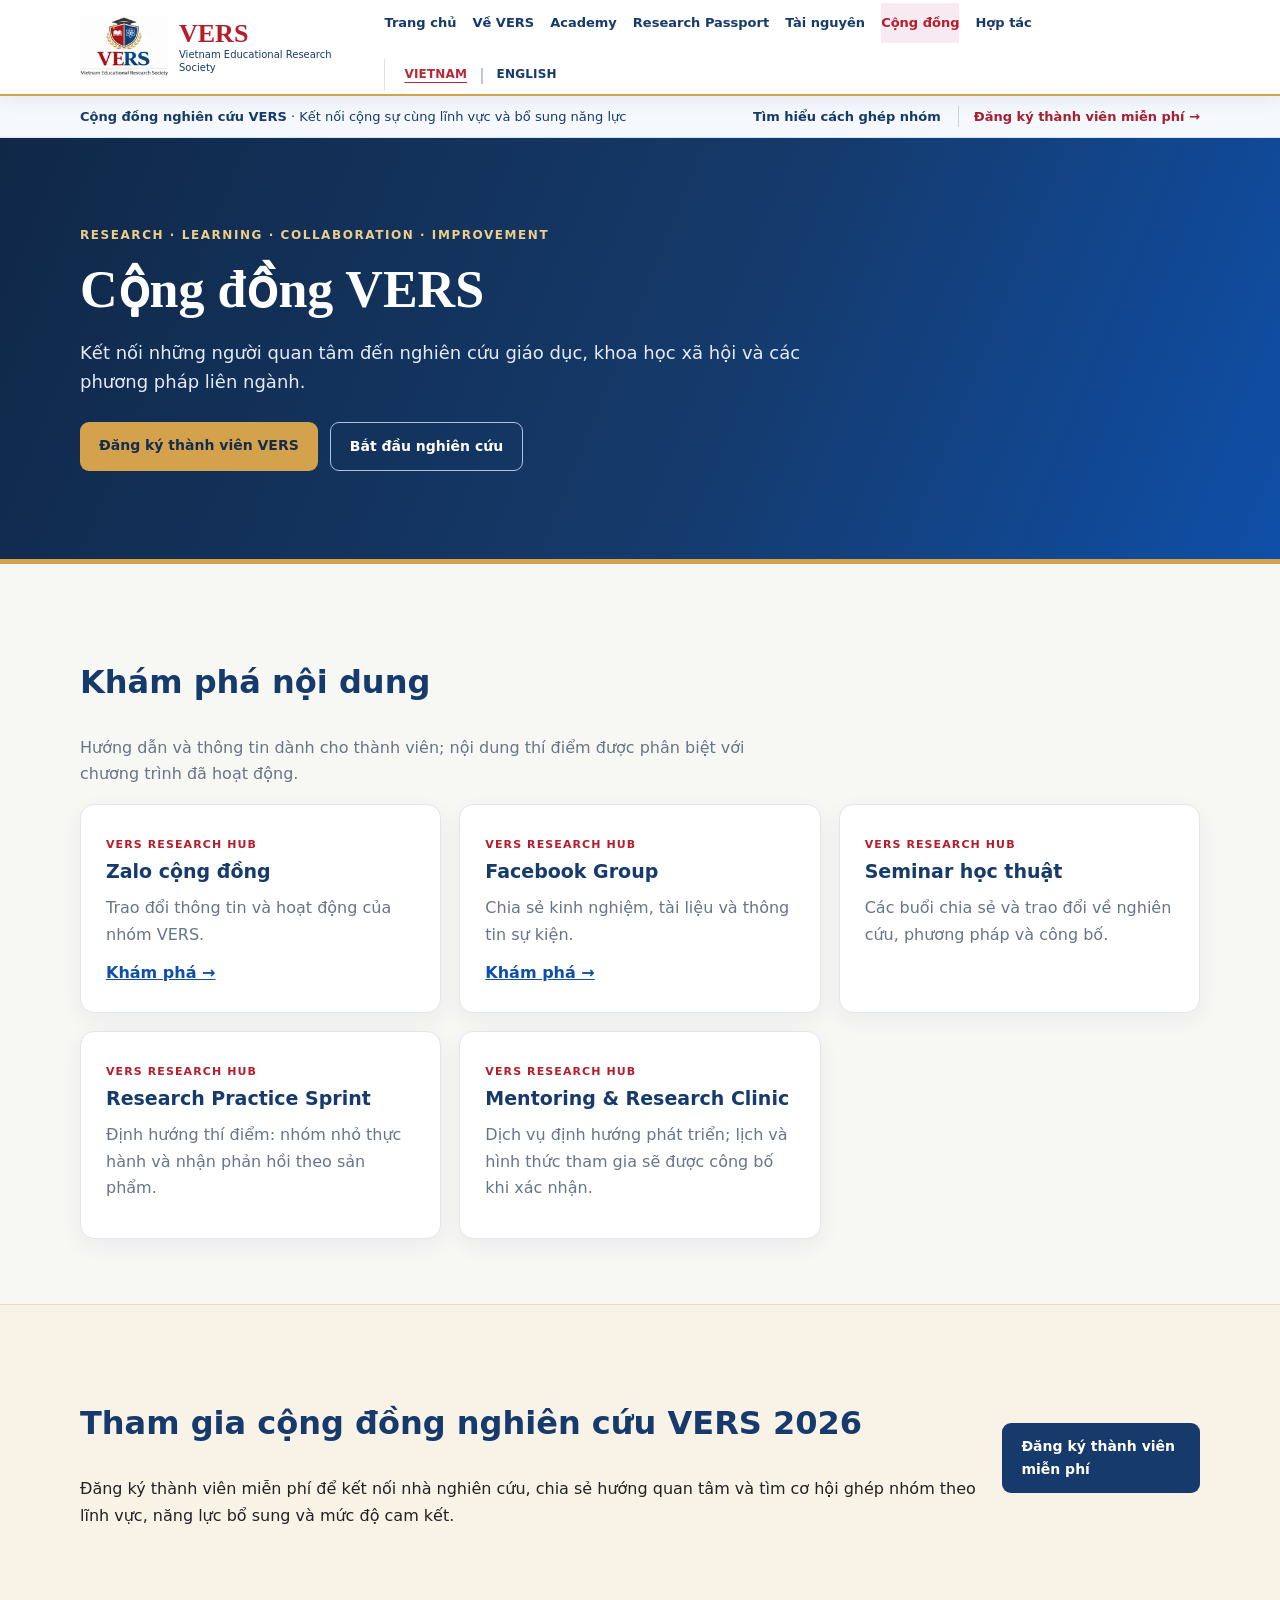
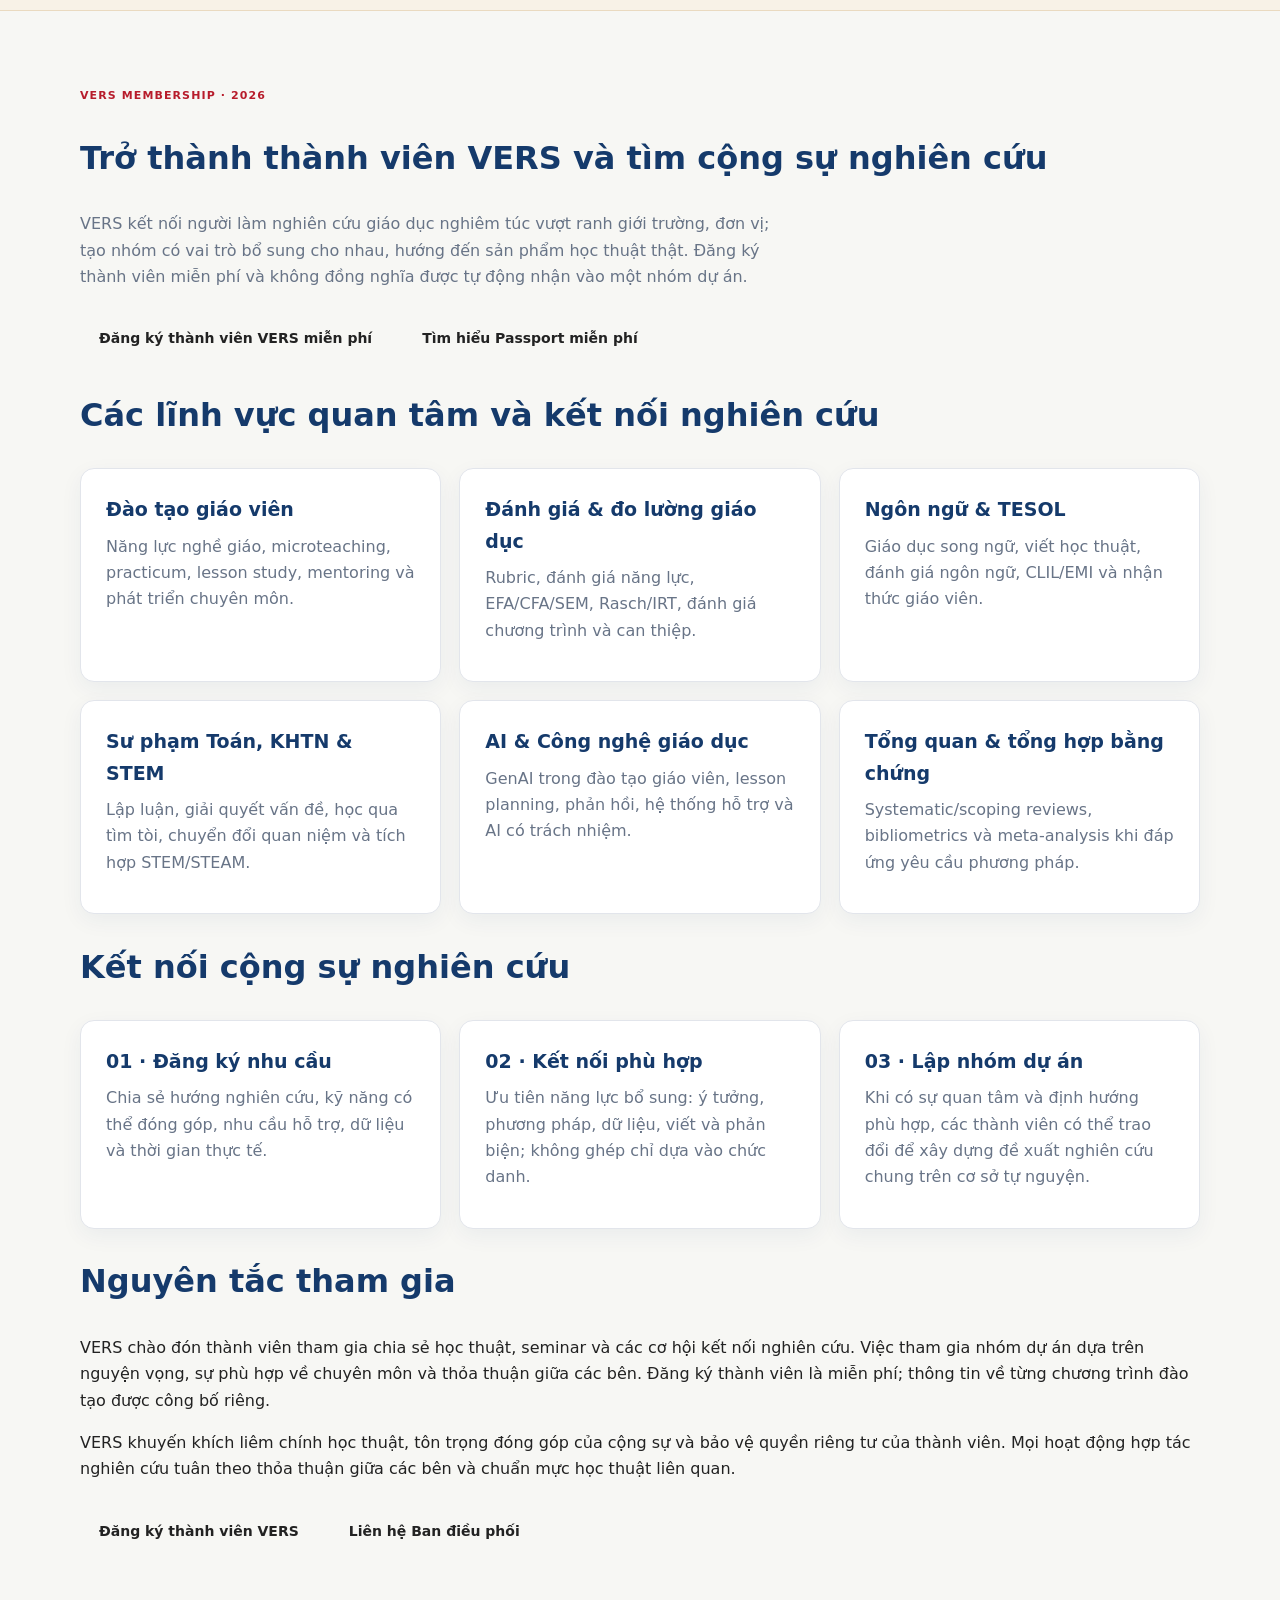
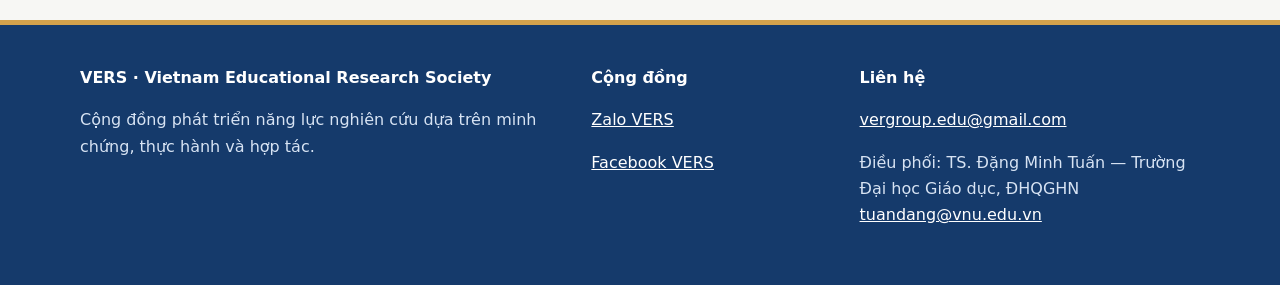
<file: community/index.html>
<!doctype html><html lang="vi"><head><meta charset="utf-8"><meta name="viewport" content="width=device-width,initial-scale=1"><meta name="description" content="Kết nối những người quan tâm đến nghiên cứu giáo dục, khoa học xã hội và các phương pháp liên ngành."><meta name="theme-color" content="#142f58"><link rel="alternate" hreflang="vi" href="https://diavn.github.io/VERS/community/"><link rel="alternate" hreflang="en" href="https://diavn.github.io/VERS/en/community/"><title>Cộng đồng VERS | VERS</title><link rel="stylesheet" href="../assets/style.css"><script defer src="../assets/site.js"></script><meta property="og:type" content="website"><meta property="og:site_name" content="VERS — Vietnam Educational Research Society"><meta property="og:locale" content="vi_VN"><meta property="og:title" content="VERS | Cộng đồng nghiên cứu giáo dục Việt Nam"><meta property="og:description" content="VERS kết nối cộng đồng nghiên cứu giáo dục, phát triển năng lực nghiên cứu, chia sẻ học liệu, seminar và hợp tác học thuật."><meta property="og:url" content="https://diavn.github.io/VERS/community/"><meta property="og:image" content="https://diavn.github.io/VERS/assets/vers-social-preview.png"><meta property="og:image:secure_url" content="https://diavn.github.io/VERS/assets/vers-social-preview.png"><meta property="og:image:type" content="image/png"><meta property="og:image:width" content="600"><meta property="og:image:height" content="315"><meta property="og:image:alt" content="VERS — Vietnam Educational Research Society"><meta name="twitter:card" content="summary_large_image"><meta name="twitter:title" content="VERS | Cộng đồng nghiên cứu giáo dục Việt Nam"><meta name="twitter:description" content="VERS kết nối cộng đồng nghiên cứu giáo dục, phát triển năng lực nghiên cứu, chia sẻ học liệu, seminar và hợp tác học thuật."><meta name="twitter:image" content="https://diavn.github.io/VERS/assets/vers-social-preview.png"><link rel="canonical" href="https://diavn.github.io/VERS/community/"></head><body><a class="skip" href="#content">Chuyển đến nội dung</a><header class="header"><div class="container nav-inner"><a class="brand" href="../"><img class="vers-official-logo" src="../assets/vers-official-logo.svg" alt="Official VERS logo" width="88" height="65"><span><strong>VERS</strong><small>Vietnam Educational Research Society</small></span></a><button type="button" class="menu-toggle" aria-expanded="false" aria-controls="main-menu">☰ Menu</button><nav class="navlinks" id="main-menu" aria-label="Điều hướng chính"><a href="../">Trang chủ</a><a href="../about/">Về VERS</a><a href="../academy/">Academy</a><a href="../passport/">Research Passport</a><a href="../research/">Tài nguyên</a><a href="../community/" class="active" aria-current="page">Cộng đồng</a><a href="../partnerships/">Hợp tác</a><span class="language-switch" aria-label="Ngôn ngữ"><a lang="vi" aria-current="page" href="../community/">VIETNAM</a><span aria-hidden="true">|</span><a lang="en" href="../en/community/">ENGLISH</a></span></nav></div></header><div class="vers-member-strip"><div class="container"><span><strong>Cộng đồng nghiên cứu VERS</strong> · Kết nối cộng sự cùng lĩnh vực và bổ sung năng lực</span><span><a href="../community/">Tìm hiểu cách ghép nhóm</a><a class="join-link" href="https://forms.gle/9dGQGPRuBtyxd9E9A" target="_blank" rel="noopener noreferrer">Đăng ký thành viên miễn phí →</a></span></div></div><main id="content"><section class="hero"><div class="container"><div class="eyebrow">Research · Learning · Collaboration · Improvement</div><h1>Cộng đồng VERS</h1><p>Kết nối những người quan tâm đến nghiên cứu giáo dục, khoa học xã hội và các phương pháp liên ngành.</p><div class="actions"><a class="btn primary" href="https://forms.gle/9dGQGPRuBtyxd9E9A" target="_blank" rel="noopener noreferrer">Đăng ký thành viên VERS</a><a class="btn light" href="../research/">Bắt đầu nghiên cứu</a></div></div></section><section class="section"><div class="container"><h2>Khám phá nội dung</h2><p class="section-lead">Hướng dẫn và thông tin dành cho thành viên; nội dung thí điểm được phân biệt với chương trình đã hoạt động.</p><div class="grid"><article class="card"><span class="kicker">VERS Research Hub</span><h3>Zalo cộng đồng</h3><p>Trao đổi thông tin và hoạt động của nhóm VERS.</p><a class="more" href="https://zalo.me/g/brmxba311" target="_blank" rel="noopener noreferrer">Khám phá →</a></article><article class="card"><span class="kicker">VERS Research Hub</span><h3>Facebook Group</h3><p>Chia sẻ kinh nghiệm, tài liệu và thông tin sự kiện.</p><a class="more" href="https://www.facebook.com/groups/verg.edu" target="_blank" rel="noopener noreferrer">Khám phá →</a></article><article class="card"><span class="kicker">VERS Research Hub</span><h3>Seminar học thuật</h3><p>Các buổi chia sẻ và trao đổi về nghiên cứu, phương pháp và công bố.</p></article><article class="card"><span class="kicker">VERS Research Hub</span><h3>Research Practice Sprint</h3><p>Định hướng thí điểm: nhóm nhỏ thực hành và nhận phản hồi theo sản phẩm.</p></article><article class="card"><span class="kicker">VERS Research Hub</span><h3>Mentoring &amp; Research Clinic</h3><p>Dịch vụ định hướng phát triển; lịch và hình thức tham gia sẽ được công bố khi xác nhận.</p></article></div></div></section><section class="section band"><div class="container callout"><div><h2>Tham gia cộng đồng nghiên cứu VERS 2026</h2><p>Đăng ký thành viên miễn phí để kết nối nhà nghiên cứu, chia sẻ hướng quan tâm và tìm cơ hội ghép nhóm theo lĩnh vực, năng lực bổ sung và mức độ cam kết.</p></div><a class="btn" href="https://forms.gle/9dGQGPRuBtyxd9E9A" target="_blank" rel="noopener noreferrer">Đăng ký thành viên miễn phí</a></div></section><section class="section"><div class="container"><p class="kicker">VERS MEMBERSHIP · 2026</p><h2>Trở thành thành viên VERS và tìm cộng sự nghiên cứu</h2><p class="section-lead">VERS kết nối người làm nghiên cứu giáo dục nghiêm túc vượt ranh giới trường, đơn vị; tạo nhóm có vai trò bổ sung cho nhau, hướng đến sản phẩm học thuật thật. Đăng ký thành viên miễn phí và không đồng nghĩa được tự động nhận vào một nhóm dự án.</p><div class="actions"><a class="btn dark" href="https://forms.gle/9dGQGPRuBtyxd9E9A" target="_blank" rel="noopener noreferrer">Đăng ký thành viên VERS miễn phí</a><a class="btn outline" href="../passport/">Tìm hiểu Passport miễn phí</a></div><h2>Các lĩnh vực quan tâm và kết nối nghiên cứu</h2><div class="grid"><article class="card"><h3>Đào tạo giáo viên</h3><p>Năng lực nghề giáo, microteaching, practicum, lesson study, mentoring và phát triển chuyên môn.</p></article><article class="card"><h3>Đánh giá & đo lường giáo dục</h3><p>Rubric, đánh giá năng lực, EFA/CFA/SEM, Rasch/IRT, đánh giá chương trình và can thiệp.</p></article><article class="card"><h3>Ngôn ngữ & TESOL</h3><p>Giáo dục song ngữ, viết học thuật, đánh giá ngôn ngữ, CLIL/EMI và nhận thức giáo viên.</p></article><article class="card"><h3>Sư phạm Toán, KHTN & STEM</h3><p>Lập luận, giải quyết vấn đề, học qua tìm tòi, chuyển đổi quan niệm và tích hợp STEM/STEAM.</p></article><article class="card"><h3>AI & Công nghệ giáo dục</h3><p>GenAI trong đào tạo giáo viên, lesson planning, phản hồi, hệ thống hỗ trợ và AI có trách nhiệm.</p></article><article class="card"><h3>Tổng quan & tổng hợp bằng chứng</h3><p>Systematic/scoping reviews, bibliometrics và meta-analysis khi đáp ứng yêu cầu phương pháp.</p></article></div><h2>Kết nối cộng sự nghiên cứu</h2><div class="grid"><article class="card"><h3>01 · Đăng ký nhu cầu</h3><p>Chia sẻ hướng nghiên cứu, kỹ năng có thể đóng góp, nhu cầu hỗ trợ, dữ liệu và thời gian thực tế.</p></article><article class="card"><h3>02 · Kết nối phù hợp</h3><p>Ưu tiên năng lực bổ sung: ý tưởng, phương pháp, dữ liệu, viết và phản biện; không ghép chỉ dựa vào chức danh.</p></article><article class="card"><h3>03 · Lập nhóm dự án</h3><p>Khi có sự quan tâm và định hướng phù hợp, các thành viên có thể trao đổi để xây dựng đề xuất nghiên cứu chung trên cơ sở tự nguyện.</p></article></div><h2>Nguyên tắc tham gia</h2><p>VERS chào đón thành viên tham gia chia sẻ học thuật, seminar và các cơ hội kết nối nghiên cứu. Việc tham gia nhóm dự án dựa trên nguyện vọng, sự phù hợp về chuyên môn và thỏa thuận giữa các bên. Đăng ký thành viên là miễn phí; thông tin về từng chương trình đào tạo được công bố riêng.</p><p>VERS khuyến khích liêm chính học thuật, tôn trọng đóng góp của cộng sự và bảo vệ quyền riêng tư của thành viên. Mọi hoạt động hợp tác nghiên cứu tuân theo thỏa thuận giữa các bên và chuẩn mực học thuật liên quan.</p><div class="actions"><a class="btn dark" href="https://forms.gle/9dGQGPRuBtyxd9E9A" target="_blank" rel="noopener noreferrer">Đăng ký thành viên VERS</a><a class="btn outline" href="mailto:vergroup.edu@gmail.com">Liên hệ Ban điều phối</a></div></div></section></main><footer class="footer"><div class="container footer-grid"><div><strong>VERS · Vietnam Educational Research Society</strong><p>Cộng đồng phát triển năng lực nghiên cứu dựa trên minh chứng, thực hành và hợp tác.</p><small></small></div><div><strong>Cộng đồng</strong><p><a href="https://zalo.me/g/brmxba311">Zalo VERS</a></p><p><a href="https://www.facebook.com/groups/verg.edu">Facebook VERS</a></p></div><div><strong>Liên hệ</strong><p><a href="mailto:vergroup.edu@gmail.com">vergroup.edu@gmail.com</a></p><p>Điều phối: TS. Đặng Minh Tuấn — Trường Đại học Giáo dục, ĐHQGHN<br><a href="mailto:tuandang@vnu.edu.vn">tuandang@vnu.edu.vn</a></p></div></div></footer></body></html>
</file>
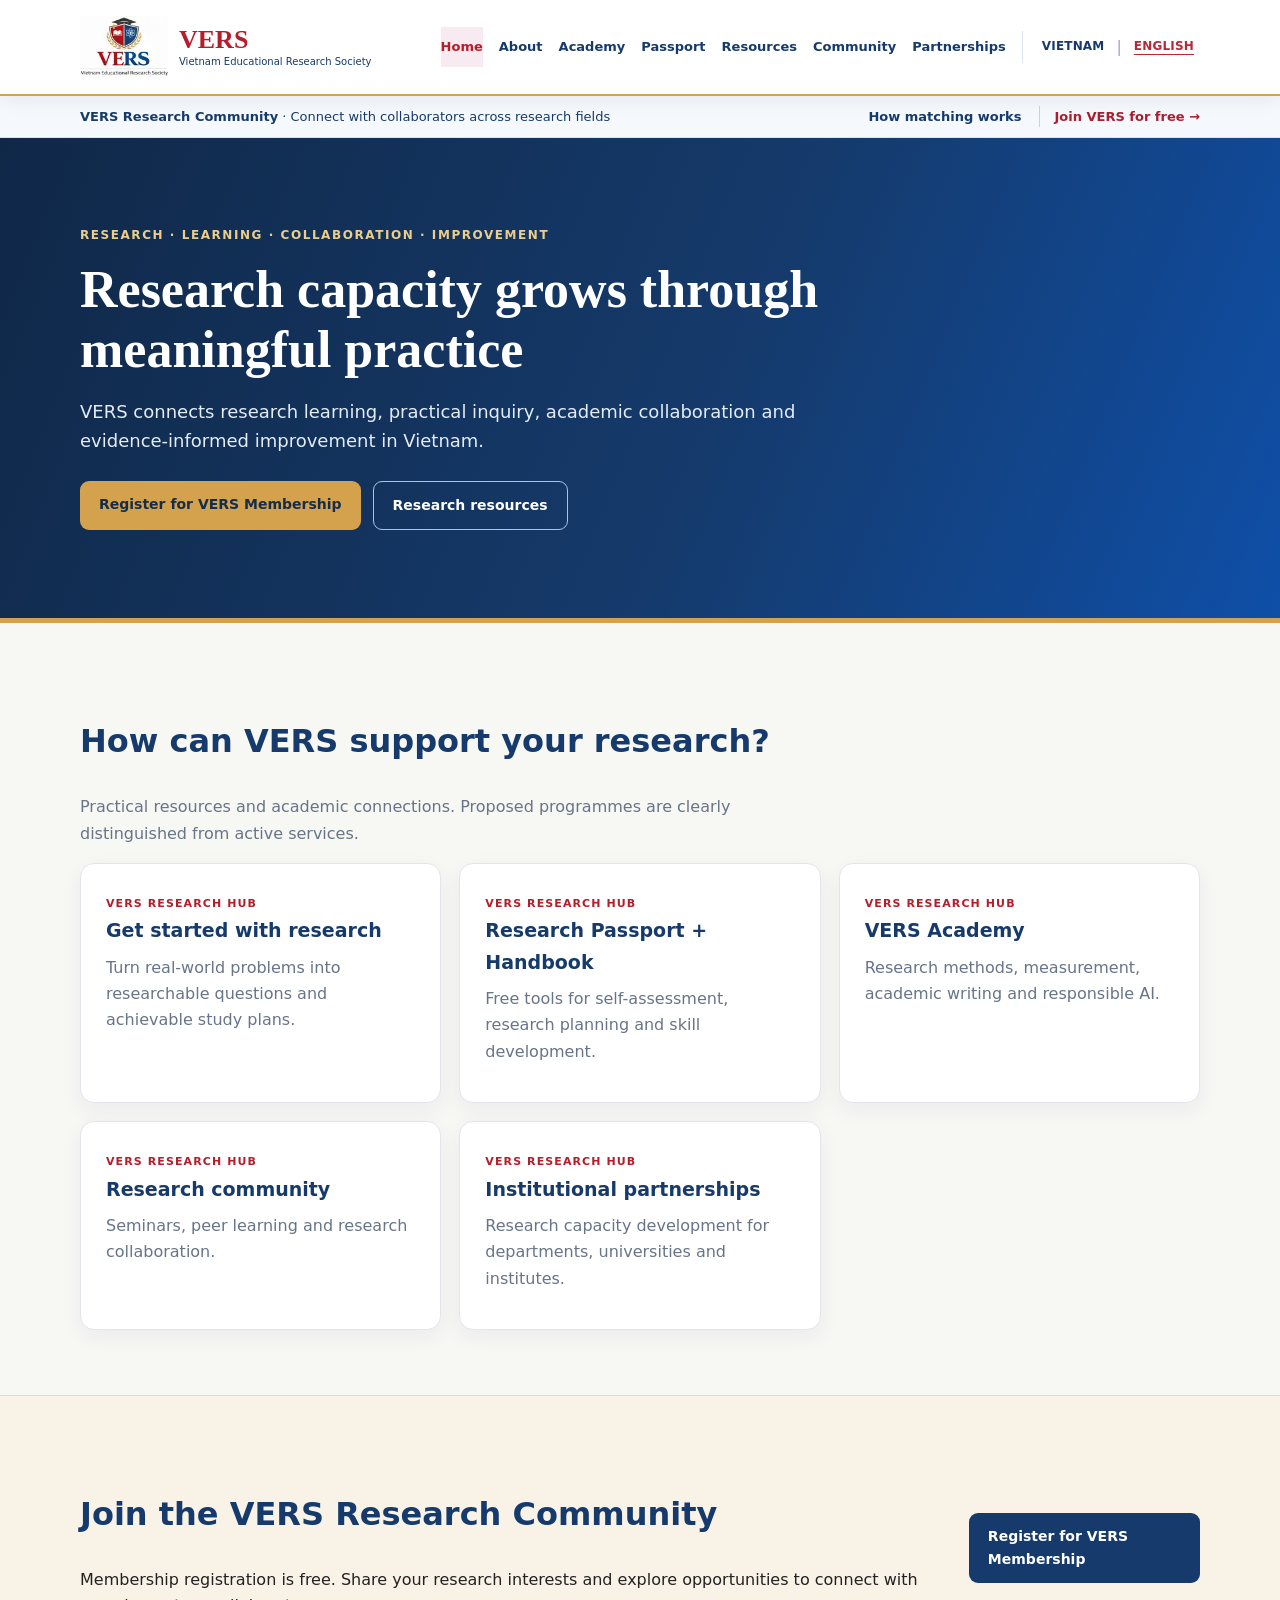
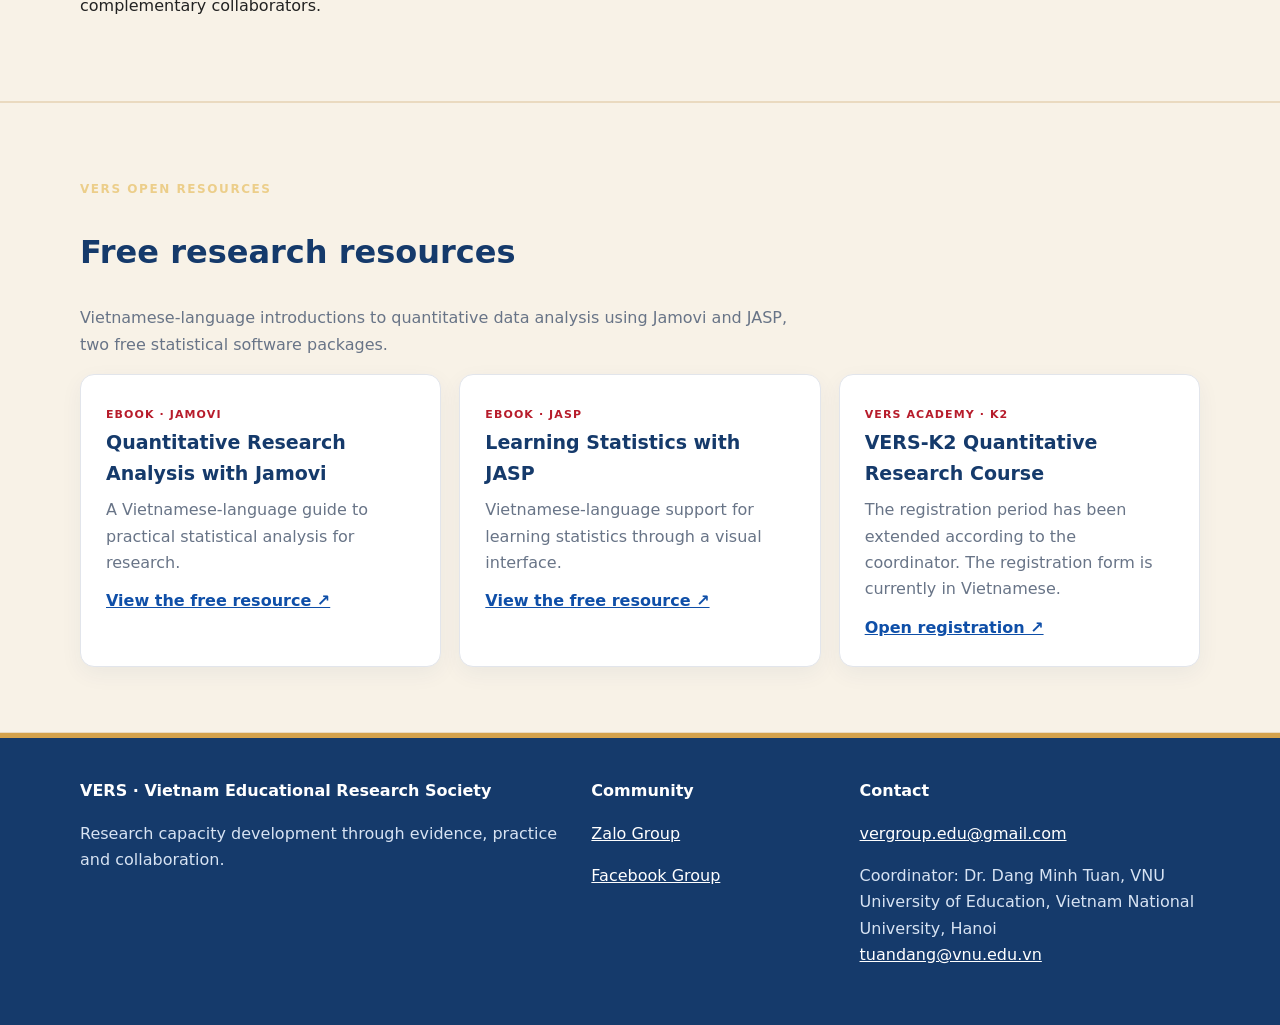
<file: en/index.html>
<!doctype html><html lang="en"><head><meta charset="utf-8"><meta name="viewport" content="width=device-width,initial-scale=1"><meta name="description" content="VERS connects research learning, practical inquiry, academic collaboration and evidence-informed improvement in Vietnam."><link rel="alternate" hreflang="en" href="https://diavn.github.io/VERS/en/"><link rel="alternate" hreflang="vi" href="https://diavn.github.io/VERS/"><title>Research capacity grows through meaningful practice | VERS</title><link rel="stylesheet" href="../assets/style.css"><script defer src="../assets/site.js"></script><meta property="og:type" content="website"><meta property="og:site_name" content="VERS — Vietnam Educational Research Society"><meta property="og:locale" content="en_US"><meta property="og:title" content="VERS | Vietnam Educational Research Society"><meta property="og:description" content="VERS connects education researchers through academic seminars, research training, practical resources and collaboration."><meta property="og:url" content="https://diavn.github.io/VERS/en/"><meta property="og:image" content="https://diavn.github.io/VERS/assets/vers-social-preview.png"><meta property="og:image:secure_url" content="https://diavn.github.io/VERS/assets/vers-social-preview.png"><meta property="og:image:type" content="image/png"><meta property="og:image:width" content="600"><meta property="og:image:height" content="315"><meta property="og:image:alt" content="VERS — Vietnam Educational Research Society"><meta name="twitter:card" content="summary_large_image"><meta name="twitter:title" content="VERS | Vietnam Educational Research Society"><meta name="twitter:description" content="VERS connects education researchers through academic seminars, research training, practical resources and collaboration."><meta name="twitter:image" content="https://diavn.github.io/VERS/assets/vers-social-preview.png"><link rel="canonical" href="https://diavn.github.io/VERS/en/"></head><body><a class="skip" href="#content">Skip to content</a><header class="header"><div class="container nav-inner"><a class="brand" href="../en/"><img class="vers-official-logo" src="../assets/vers-official-logo.svg" alt="Official VERS logo" width="88" height="65"><span><strong>VERS</strong><small>Vietnam Educational Research Society</small></span></a><button class="menu-toggle" type="button" aria-controls="main-menu" aria-expanded="false">☰ Menu</button><nav class="navlinks" id="main-menu" aria-label="Main navigation"><a href="../en/" aria-current="page" class="active">Home</a><a href="../en/about/">About</a><a href="../en/academy/">Academy</a><a href="../en/passport/">Passport</a><a href="../en/research/">Resources</a><a href="../en/community/">Community</a><a href="../en/partnerships/">Partnerships</a><span class="language-switch" aria-label="Language"><a lang="vi" href="../">VIETNAM</a><span aria-hidden="true">|</span><a lang="en" href="../en/" aria-current="page">ENGLISH</a></span></nav></div></header><div class="vers-member-strip"><div class="container"><span><strong>VERS Research Community</strong> · Connect with collaborators across research fields</span><span><a href="../en/community/">How matching works</a><a class="join-link" href="https://forms.gle/9dGQGPRuBtyxd9E9A" target="_blank" rel="noopener noreferrer">Join VERS for free →</a></span></div></div><main id="content"><section class="hero"><div class="container"><div class="eyebrow">Research · Learning · Collaboration · Improvement</div><h1>Research capacity grows through meaningful practice</h1><p>VERS connects research learning, practical inquiry, academic collaboration and evidence-informed improvement in Vietnam.</p><div class="actions"><a class="btn primary" href="https://forms.gle/9dGQGPRuBtyxd9E9A" target="_blank" rel="noopener noreferrer">Register for VERS Membership</a><a class="btn light" href="../en/research/">Research resources</a></div></div></section><section class="section"><div class="container"><h2>How can VERS support your research?</h2><p class="section-lead">Practical resources and academic connections. Proposed programmes are clearly distinguished from active services.</p><div class="grid"><article class="card"><span class="kicker">VERS Research Hub</span><h3>Get started with research</h3><p>Turn real-world problems into researchable questions and achievable study plans.</p></article><article class="card"><span class="kicker">VERS Research Hub</span><h3>Research Passport + Handbook</h3><p>Free tools for self-assessment, research planning and skill development.</p></article><article class="card"><span class="kicker">VERS Research Hub</span><h3>VERS Academy</h3><p>Research methods, measurement, academic writing and responsible AI.</p></article><article class="card"><span class="kicker">VERS Research Hub</span><h3>Research community</h3><p>Seminars, peer learning and research collaboration.</p></article><article class="card"><span class="kicker">VERS Research Hub</span><h3>Institutional partnerships</h3><p>Research capacity development for departments, universities and institutes.</p></article></div></div></section><section class="section band"><div class="container callout"><div><h2>Join the VERS Research Community</h2><p>Membership registration is free. Share your research interests and explore opportunities to connect with complementary collaborators.</p></div><a class="btn" href="https://forms.gle/9dGQGPRuBtyxd9E9A" target="_blank" rel="noopener noreferrer">Register for VERS Membership</a></div></section><section class="section band learning-feature"><div class="container"><p class="eyebrow">VERS OPEN RESOURCES</p><h2>Free research resources</h2><p class="section-lead">Vietnamese-language introductions to quantitative data analysis using Jamovi and JASP, two free statistical software packages.</p><div class="grid"><article class="card"><span class="kicker">EBOOK · JAMOVI</span><h3>Quantitative Research Analysis with Jamovi</h3><p>A Vietnamese-language guide to practical statistical analysis for research.</p><a class="more" href="https://drive.google.com/file/d/1PDBoz-qCu8LpBYIbpfE1-n1H8hmjoBAO/view?usp=sharing" target="_blank" rel="noopener noreferrer">View the free resource ↗</a></article><article class="card"><span class="kicker">EBOOK · JASP</span><h3>Learning Statistics with JASP</h3><p>Vietnamese-language support for learning statistics through a visual interface.</p><a class="more" href="https://drive.google.com/file/d/1F89ra7NRNycYZCy2L96slNIA9dTaLKgm/view?usp=sharing" target="_blank" rel="noopener noreferrer">View the free resource ↗</a></article><article class="card"><span class="kicker">VERS ACADEMY · K2</span><h3>VERS-K2 Quantitative Research Course</h3><p>The registration period has been extended according to the coordinator. The registration form is currently in Vietnamese.</p><a class="more" href="https://forms.gle/J9TKKdzzce52gjyt8" target="_blank" rel="noopener noreferrer">Open registration ↗</a></article></div></div></section></main><footer class="footer"><div class="container footer-grid"><div><strong>VERS · Vietnam Educational Research Society</strong><p>Research capacity development through evidence, practice and collaboration.</p><small></small></div><div><strong>Community</strong><p><a href="https://zalo.me/g/brmxba311">Zalo Group</a></p><p><a href="https://www.facebook.com/groups/verg.edu">Facebook Group</a></p></div><div><strong>Contact</strong><p><a href="mailto:vergroup.edu@gmail.com">vergroup.edu@gmail.com</a></p><p>Coordinator: Dr. Dang Minh Tuan, VNU University of Education, Vietnam National University, Hanoi<br><a href="mailto:tuandang@vnu.edu.vn">tuandang@vnu.edu.vn</a></p></div></div></footer></body></html>
</file>
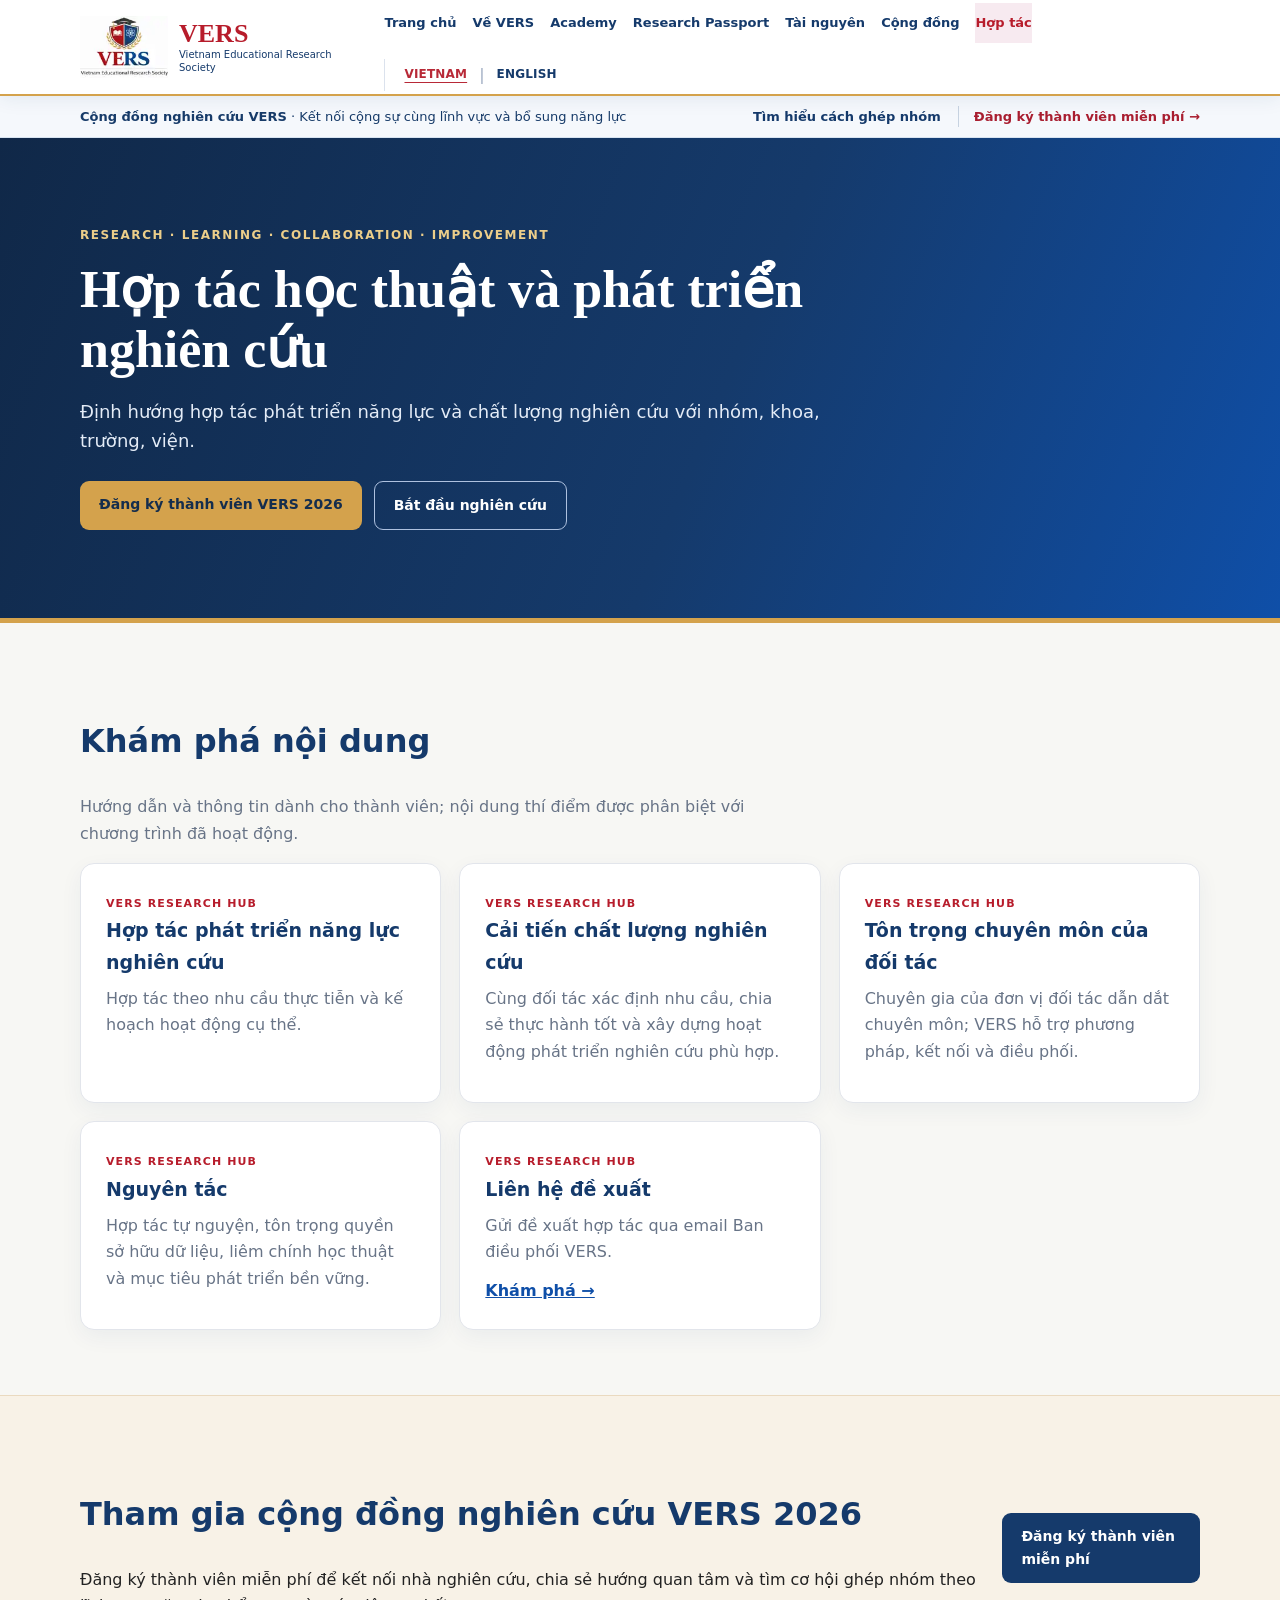
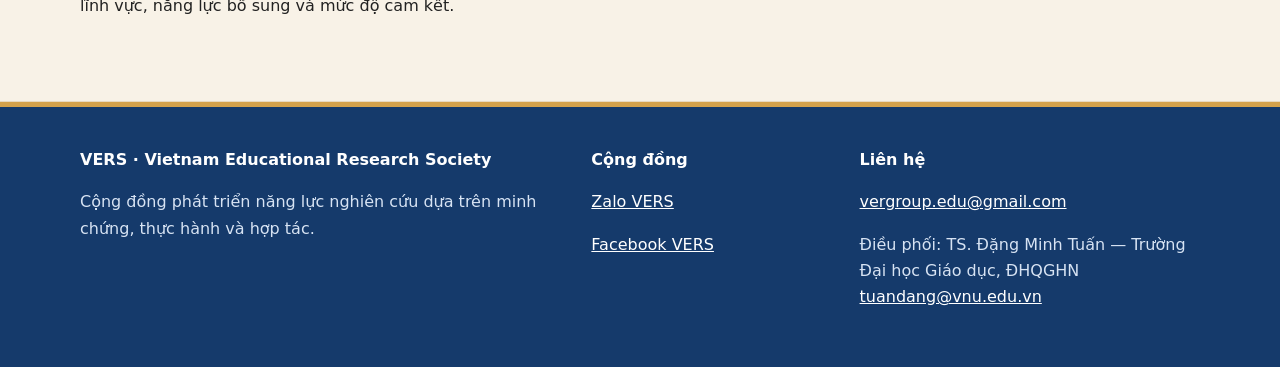
<file: partnerships/index.html>
<!doctype html><html lang="vi"><head><meta charset="utf-8"><meta name="viewport" content="width=device-width,initial-scale=1"><meta name="description" content="Định hướng hợp tác phát triển năng lực và chất lượng nghiên cứu với nhóm, khoa, trường, viện."><meta name="theme-color" content="#142f58"><link rel="alternate" hreflang="vi" href="https://diavn.github.io/VERS/partnerships/"><link rel="alternate" hreflang="en" href="https://diavn.github.io/VERS/en/partnerships/"><title>Hợp tác học thuật và phát triển nghiên cứu | VERS</title><link rel="stylesheet" href="../assets/style.css"><script defer src="../assets/site.js"></script><meta property="og:type" content="website"><meta property="og:site_name" content="VERS — Vietnam Educational Research Society"><meta property="og:locale" content="vi_VN"><meta property="og:title" content="VERS | Cộng đồng nghiên cứu giáo dục Việt Nam"><meta property="og:description" content="VERS kết nối cộng đồng nghiên cứu giáo dục, phát triển năng lực nghiên cứu, chia sẻ học liệu, seminar và hợp tác học thuật."><meta property="og:url" content="https://diavn.github.io/VERS/partnerships/"><meta property="og:image" content="https://diavn.github.io/VERS/assets/vers-social-preview.png"><meta property="og:image:secure_url" content="https://diavn.github.io/VERS/assets/vers-social-preview.png"><meta property="og:image:type" content="image/png"><meta property="og:image:width" content="600"><meta property="og:image:height" content="315"><meta property="og:image:alt" content="VERS — Vietnam Educational Research Society"><meta name="twitter:card" content="summary_large_image"><meta name="twitter:title" content="VERS | Cộng đồng nghiên cứu giáo dục Việt Nam"><meta name="twitter:description" content="VERS kết nối cộng đồng nghiên cứu giáo dục, phát triển năng lực nghiên cứu, chia sẻ học liệu, seminar và hợp tác học thuật."><meta name="twitter:image" content="https://diavn.github.io/VERS/assets/vers-social-preview.png"><link rel="canonical" href="https://diavn.github.io/VERS/partnerships/"></head><body><a class="skip" href="#content">Chuyển đến nội dung</a><header class="header"><div class="container nav-inner"><a class="brand" href="../"><img class="vers-official-logo" src="../assets/vers-official-logo.svg" alt="Official VERS logo" width="88" height="65"><span><strong>VERS</strong><small>Vietnam Educational Research Society</small></span></a><button type="button" class="menu-toggle" aria-expanded="false" aria-controls="main-menu">☰ Menu</button><nav class="navlinks" id="main-menu" aria-label="Điều hướng chính"><a href="../">Trang chủ</a><a href="../about/">Về VERS</a><a href="../academy/">Academy</a><a href="../passport/">Research Passport</a><a href="../research/">Tài nguyên</a><a href="../community/">Cộng đồng</a><a href="../partnerships/" class="active" aria-current="page">Hợp tác</a><span class="language-switch" aria-label="Ngôn ngữ"><a lang="vi" aria-current="page" href="../partnerships/">VIETNAM</a><span aria-hidden="true">|</span><a lang="en" href="../en/partnerships/">ENGLISH</a></span></nav></div></header><div class="vers-member-strip"><div class="container"><span><strong>Cộng đồng nghiên cứu VERS</strong> · Kết nối cộng sự cùng lĩnh vực và bổ sung năng lực</span><span><a href="../community/">Tìm hiểu cách ghép nhóm</a><a class="join-link" href="https://forms.gle/9dGQGPRuBtyxd9E9A" target="_blank" rel="noopener noreferrer">Đăng ký thành viên miễn phí →</a></span></div></div><main id="content"><section class="hero"><div class="container"><div class="eyebrow">Research · Learning · Collaboration · Improvement</div><h1>Hợp tác học thuật và phát triển nghiên cứu</h1><p>Định hướng hợp tác phát triển năng lực và chất lượng nghiên cứu với nhóm, khoa, trường, viện.</p><div class="actions"><a class="btn primary" target="_blank" rel="noopener noreferrer" href="https://forms.gle/9dGQGPRuBtyxd9E9A">Đăng ký thành viên VERS 2026</a><a class="btn light" href="../research/">Bắt đầu nghiên cứu</a></div></div></section><section class="section"><div class="container"><h2>Khám phá nội dung</h2><p class="section-lead">Hướng dẫn và thông tin dành cho thành viên; nội dung thí điểm được phân biệt với chương trình đã hoạt động.</p><div class="grid"><article class="card"><span class="kicker">VERS Research Hub</span><h3>Hợp tác phát triển năng lực nghiên cứu</h3><p>Hợp tác theo nhu cầu thực tiễn và kế hoạch hoạt động cụ thể.</p></article><article class="card"><span class="kicker">VERS Research Hub</span><h3>Cải tiến chất lượng nghiên cứu</h3><p>Cùng đối tác xác định nhu cầu, chia sẻ thực hành tốt và xây dựng hoạt động phát triển nghiên cứu phù hợp.</p></article><article class="card"><span class="kicker">VERS Research Hub</span><h3>Tôn trọng chuyên môn của đối tác</h3><p>Chuyên gia của đơn vị đối tác dẫn dắt chuyên môn; VERS hỗ trợ phương pháp, kết nối và điều phối.</p></article><article class="card"><span class="kicker">VERS Research Hub</span><h3>Nguyên tắc</h3><p>Hợp tác tự nguyện, tôn trọng quyền sở hữu dữ liệu, liêm chính học thuật và mục tiêu phát triển bền vững.</p></article><article class="card"><span class="kicker">VERS Research Hub</span><h3>Liên hệ đề xuất</h3><p>Gửi đề xuất hợp tác qua email Ban điều phối VERS.</p><a class="more" href="mailto:vergroup.edu@gmail.com">Khám phá →</a></article></div></div></section><section class="section band"><div class="container callout"><div><h2>Tham gia cộng đồng nghiên cứu VERS 2026</h2><p>Đăng ký thành viên miễn phí để kết nối nhà nghiên cứu, chia sẻ hướng quan tâm và tìm cơ hội ghép nhóm theo lĩnh vực, năng lực bổ sung và mức độ cam kết.</p></div><a class="btn" href="https://forms.gle/9dGQGPRuBtyxd9E9A" target="_blank" rel="noopener noreferrer">Đăng ký thành viên miễn phí</a></div></section></main><footer class="footer"><div class="container footer-grid"><div><strong>VERS · Vietnam Educational Research Society</strong><p>Cộng đồng phát triển năng lực nghiên cứu dựa trên minh chứng, thực hành và hợp tác.</p><small></small></div><div><strong>Cộng đồng</strong><p><a href="https://zalo.me/g/brmxba311">Zalo VERS</a></p><p><a href="https://www.facebook.com/groups/verg.edu">Facebook VERS</a></p></div><div><strong>Liên hệ</strong><p><a href="mailto:vergroup.edu@gmail.com">vergroup.edu@gmail.com</a></p><p>Điều phối: TS. Đặng Minh Tuấn — Trường Đại học Giáo dục, ĐHQGHN<br><a href="mailto:tuandang@vnu.edu.vn">tuandang@vnu.edu.vn</a></p></div></div></footer></body></html>
</file>
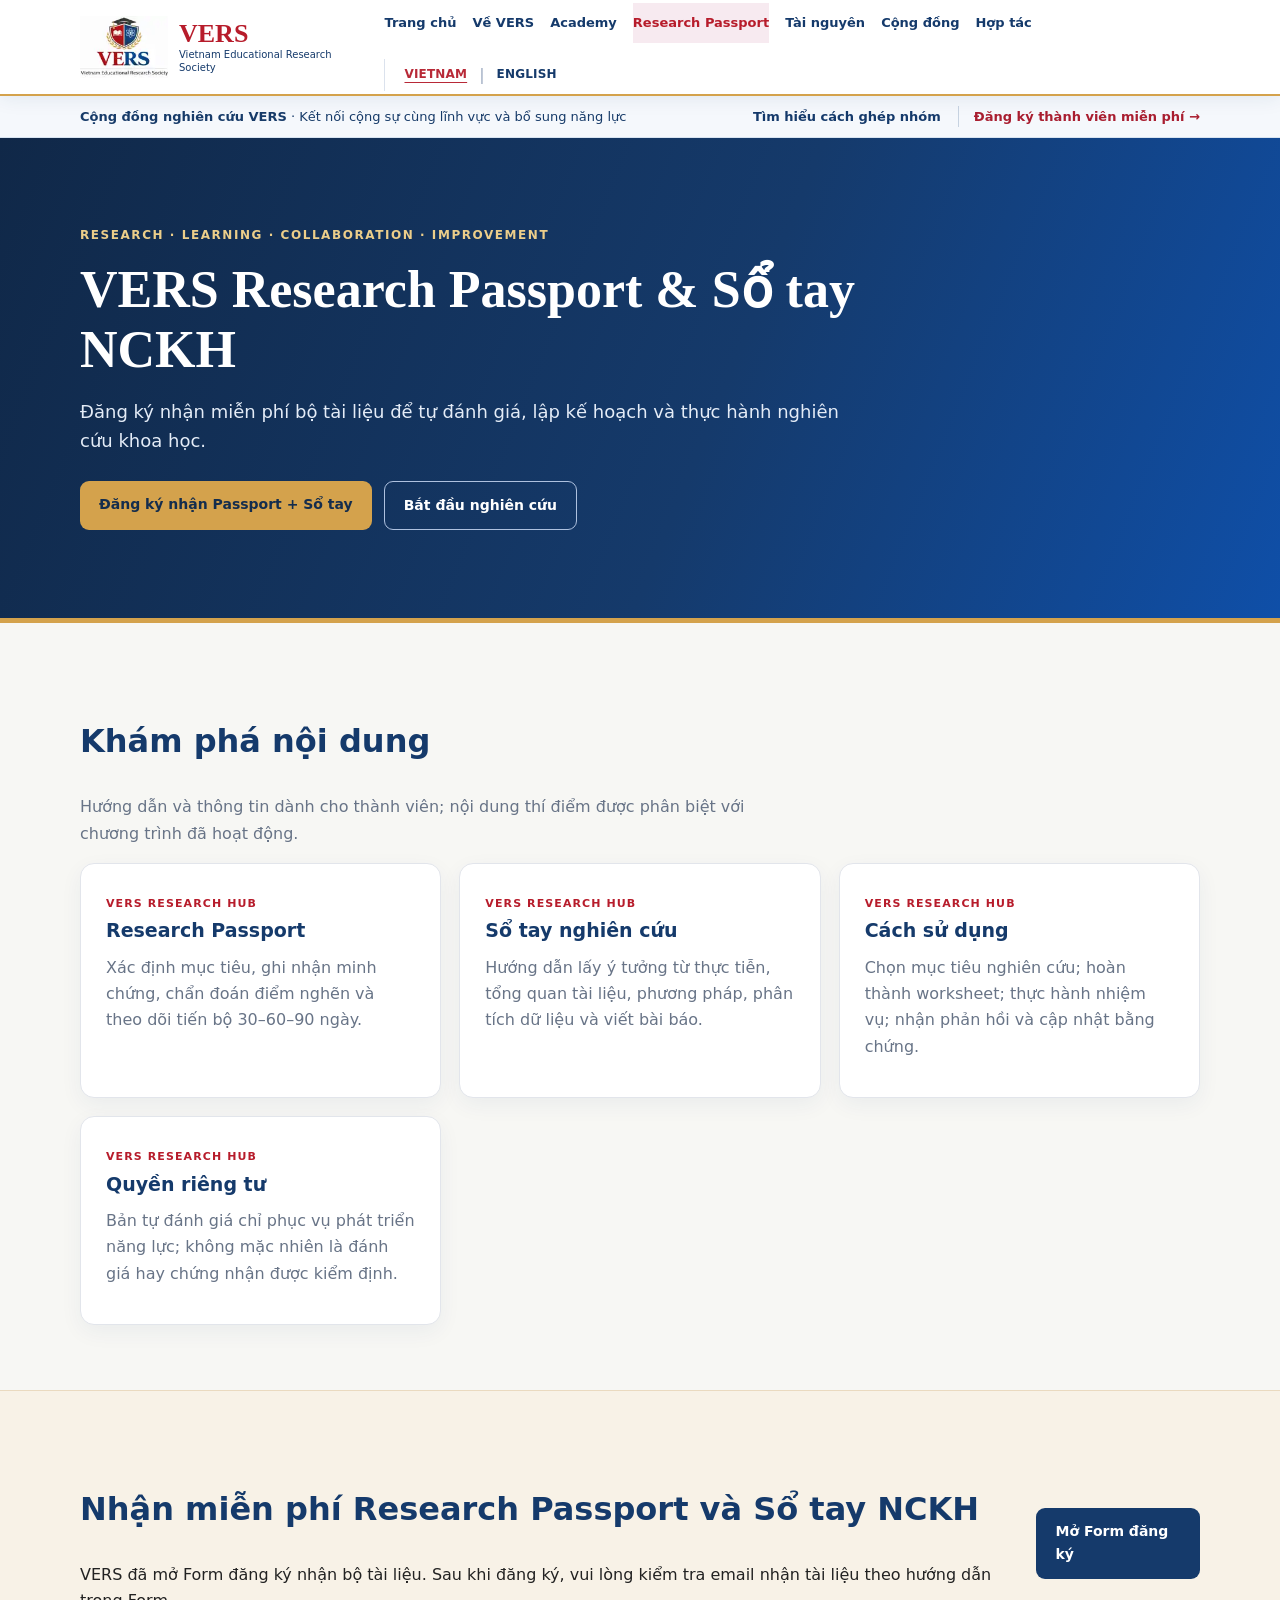
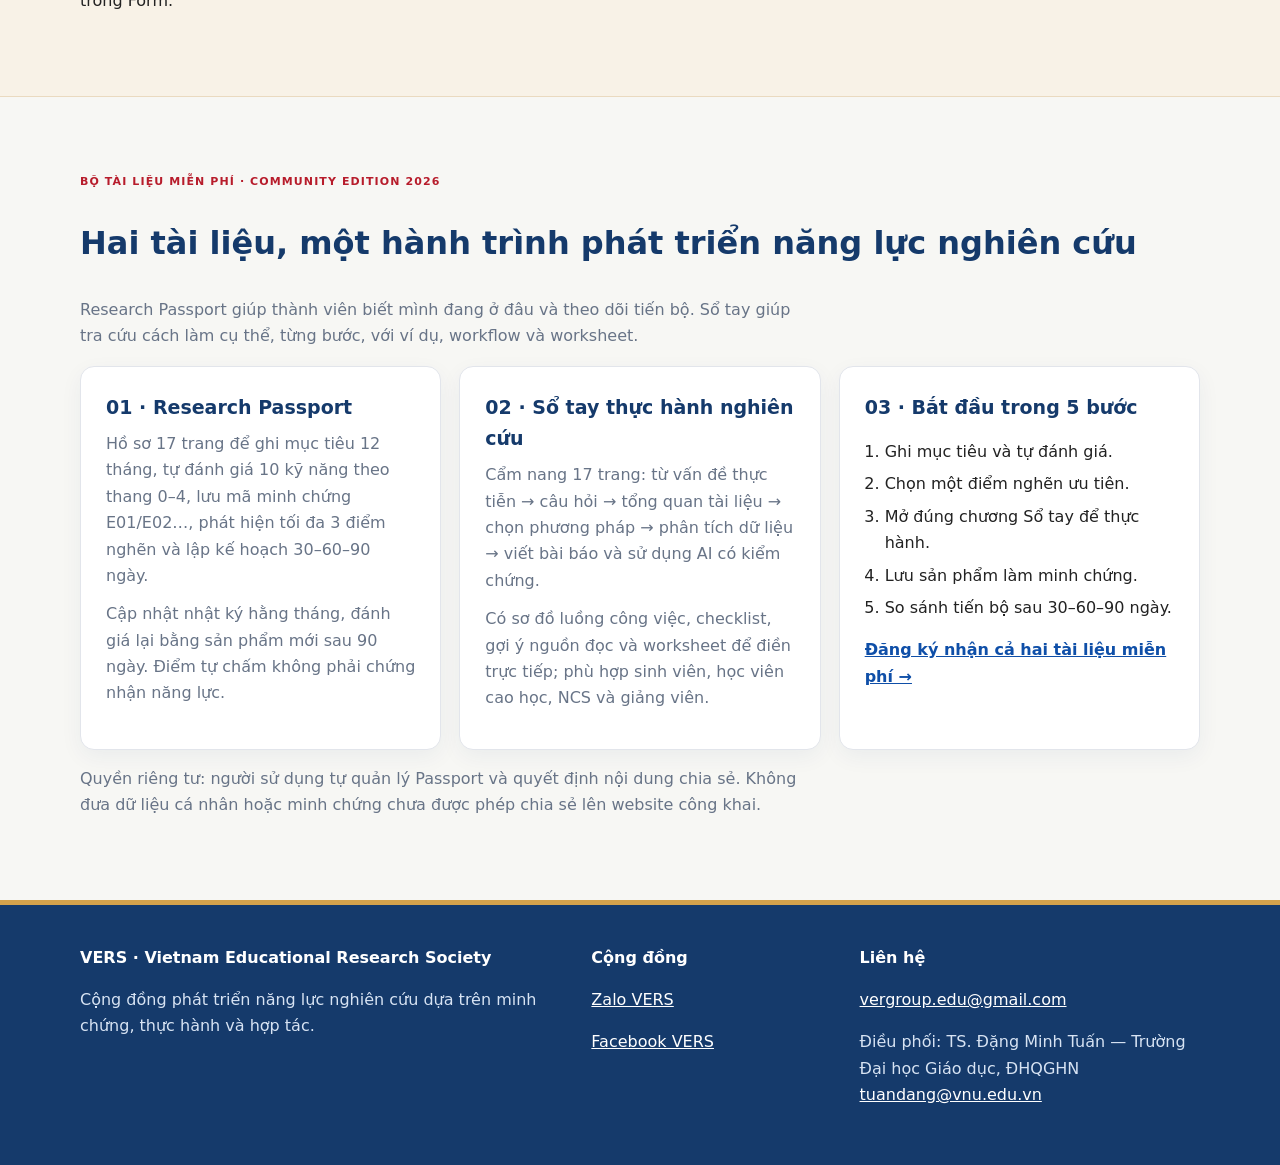
<file: passport/index.html>
<!doctype html><html lang="vi"><head><meta charset="utf-8"><meta name="viewport" content="width=device-width,initial-scale=1"><meta name="description" content="Đăng ký nhận miễn phí bộ tài liệu để tự đánh giá, lập kế hoạch và thực hành nghiên cứu khoa học."><meta name="theme-color" content="#142f58"><link rel="alternate" hreflang="vi" href="https://diavn.github.io/VERS/passport/"><link rel="alternate" hreflang="en" href="https://diavn.github.io/VERS/en/passport/"><title>VERS Research Passport &amp; Sổ tay NCKH | VERS</title><link rel="stylesheet" href="../assets/style.css"><script defer src="../assets/site.js"></script><meta property="og:type" content="website"><meta property="og:site_name" content="VERS — Vietnam Educational Research Society"><meta property="og:locale" content="vi_VN"><meta property="og:title" content="VERS | Cộng đồng nghiên cứu giáo dục Việt Nam"><meta property="og:description" content="VERS kết nối cộng đồng nghiên cứu giáo dục, phát triển năng lực nghiên cứu, chia sẻ học liệu, seminar và hợp tác học thuật."><meta property="og:url" content="https://diavn.github.io/VERS/passport/"><meta property="og:image" content="https://diavn.github.io/VERS/assets/vers-social-preview.png"><meta property="og:image:secure_url" content="https://diavn.github.io/VERS/assets/vers-social-preview.png"><meta property="og:image:type" content="image/png"><meta property="og:image:width" content="600"><meta property="og:image:height" content="315"><meta property="og:image:alt" content="VERS — Vietnam Educational Research Society"><meta name="twitter:card" content="summary_large_image"><meta name="twitter:title" content="VERS | Cộng đồng nghiên cứu giáo dục Việt Nam"><meta name="twitter:description" content="VERS kết nối cộng đồng nghiên cứu giáo dục, phát triển năng lực nghiên cứu, chia sẻ học liệu, seminar và hợp tác học thuật."><meta name="twitter:image" content="https://diavn.github.io/VERS/assets/vers-social-preview.png"><link rel="canonical" href="https://diavn.github.io/VERS/passport/"></head><body><a class="skip" href="#content">Chuyển đến nội dung</a><header class="header"><div class="container nav-inner"><a class="brand" href="../"><img class="vers-official-logo" src="../assets/vers-official-logo.svg" alt="Official VERS logo" width="88" height="65"><span><strong>VERS</strong><small>Vietnam Educational Research Society</small></span></a><button type="button" class="menu-toggle" aria-expanded="false" aria-controls="main-menu">☰ Menu</button><nav class="navlinks" id="main-menu" aria-label="Điều hướng chính"><a href="../">Trang chủ</a><a href="../about/">Về VERS</a><a href="../academy/">Academy</a><a href="../passport/" class="active" aria-current="page">Research Passport</a><a href="../research/">Tài nguyên</a><a href="../community/">Cộng đồng</a><a href="../partnerships/">Hợp tác</a><span class="language-switch" aria-label="Ngôn ngữ"><a lang="vi" aria-current="page" href="../passport/">VIETNAM</a><span aria-hidden="true">|</span><a lang="en" href="../en/passport/">ENGLISH</a></span></nav></div></header><div class="vers-member-strip"><div class="container"><span><strong>Cộng đồng nghiên cứu VERS</strong> · Kết nối cộng sự cùng lĩnh vực và bổ sung năng lực</span><span><a href="../community/">Tìm hiểu cách ghép nhóm</a><a class="join-link" href="https://forms.gle/9dGQGPRuBtyxd9E9A" target="_blank" rel="noopener noreferrer">Đăng ký thành viên miễn phí →</a></span></div></div><main id="content"><section class="hero"><div class="container"><div class="eyebrow">Research · Learning · Collaboration · Improvement</div><h1>VERS Research Passport &amp; Sổ tay NCKH</h1><p>Đăng ký nhận miễn phí bộ tài liệu để tự đánh giá, lập kế hoạch và thực hành nghiên cứu khoa học.</p><div class="actions"><a class="btn primary" target="_blank" rel="noopener noreferrer" href="https://forms.gle/8xzGay8KDdux3atTA">Đăng ký nhận Passport + Sổ tay</a><a class="btn light" href="../research/">Bắt đầu nghiên cứu</a></div></div></section><section class="section"><div class="container"><h2>Khám phá nội dung</h2><p class="section-lead">Hướng dẫn và thông tin dành cho thành viên; nội dung thí điểm được phân biệt với chương trình đã hoạt động.</p><div class="grid"><article class="card"><span class="kicker">VERS Research Hub</span><h3>Research Passport</h3><p>Xác định mục tiêu, ghi nhận minh chứng, chẩn đoán điểm nghẽn và theo dõi tiến bộ 30–60–90 ngày.</p></article><article class="card"><span class="kicker">VERS Research Hub</span><h3>Sổ tay nghiên cứu</h3><p>Hướng dẫn lấy ý tưởng từ thực tiễn, tổng quan tài liệu, phương pháp, phân tích dữ liệu và viết bài báo.</p></article><article class="card"><span class="kicker">VERS Research Hub</span><h3>Cách sử dụng</h3><p>Chọn mục tiêu nghiên cứu; hoàn thành worksheet; thực hành nhiệm vụ; nhận phản hồi và cập nhật bằng chứng.</p></article><article class="card"><span class="kicker">VERS Research Hub</span><h3>Quyền riêng tư</h3><p>Bản tự đánh giá chỉ phục vụ phát triển năng lực; không mặc nhiên là đánh giá hay chứng nhận được kiểm định.</p></article></div></div></section><section class="section band"><div class="container callout"><div><h2>Nhận miễn phí Research Passport và Sổ tay NCKH</h2><p>VERS đã mở Form đăng ký nhận bộ tài liệu. Sau khi đăng ký, vui lòng kiểm tra email nhận tài liệu theo hướng dẫn trong Form.</p></div><a class="btn" href="https://forms.gle/8xzGay8KDdux3atTA" target="_blank" rel="noopener noreferrer">Mở Form đăng ký</a></div></section><section class="section passport-detail"><div class="container"><p class="kicker">BỘ TÀI LIỆU MIỄN PHÍ · COMMUNITY EDITION 2026</p><h2>Hai tài liệu, một hành trình phát triển năng lực nghiên cứu</h2><p class="section-lead">Research Passport giúp thành viên biết mình đang ở đâu và theo dõi tiến bộ. Sổ tay giúp tra cứu cách làm cụ thể, từng bước, với ví dụ, workflow và worksheet.</p><div class="grid"><article class="card"><h3>01 · Research Passport</h3><p>Hồ sơ 17 trang để ghi mục tiêu 12 tháng, tự đánh giá 10 kỹ năng theo thang 0–4, lưu mã minh chứng E01/E02…, phát hiện tối đa 3 điểm nghẽn và lập kế hoạch 30–60–90 ngày.</p><p>Cập nhật nhật ký hằng tháng, đánh giá lại bằng sản phẩm mới sau 90 ngày. Điểm tự chấm không phải chứng nhận năng lực.</p></article><article class="card"><h3>02 · Sổ tay thực hành nghiên cứu</h3><p>Cẩm nang 17 trang: từ vấn đề thực tiễn → câu hỏi → tổng quan tài liệu → chọn phương pháp → phân tích dữ liệu → viết bài báo và sử dụng AI có kiểm chứng.</p><p>Có sơ đồ luồng công việc, checklist, gợi ý nguồn đọc và worksheet để điền trực tiếp; phù hợp sinh viên, học viên cao học, NCS và giảng viên.</p></article><article class="card"><h3>03 · Bắt đầu trong 5 bước</h3><ol><li>Ghi mục tiêu và tự đánh giá.</li><li>Chọn một điểm nghẽn ưu tiên.</li><li>Mở đúng chương Sổ tay để thực hành.</li><li>Lưu sản phẩm làm minh chứng.</li><li>So sánh tiến bộ sau 30–60–90 ngày.</li></ol><a class="more" target="_blank" rel="noopener noreferrer" href="https://forms.gle/8xzGay8KDdux3atTA">Đăng ký nhận cả hai tài liệu miễn phí →</a></article></div><p class="section-lead">Quyền riêng tư: người sử dụng tự quản lý Passport và quyết định nội dung chia sẻ. Không đưa dữ liệu cá nhân hoặc minh chứng chưa được phép chia sẻ lên website công khai.</p></div></section></main><footer class="footer"><div class="container footer-grid"><div><strong>VERS · Vietnam Educational Research Society</strong><p>Cộng đồng phát triển năng lực nghiên cứu dựa trên minh chứng, thực hành và hợp tác.</p><small></small></div><div><strong>Cộng đồng</strong><p><a href="https://zalo.me/g/brmxba311">Zalo VERS</a></p><p><a href="https://www.facebook.com/groups/verg.edu">Facebook VERS</a></p></div><div><strong>Liên hệ</strong><p><a href="mailto:vergroup.edu@gmail.com">vergroup.edu@gmail.com</a></p><p>Điều phối: TS. Đặng Minh Tuấn — Trường Đại học Giáo dục, ĐHQGHN<br><a href="mailto:tuandang@vnu.edu.vn">tuandang@vnu.edu.vn</a></p></div></div></footer></body></html>
</file>
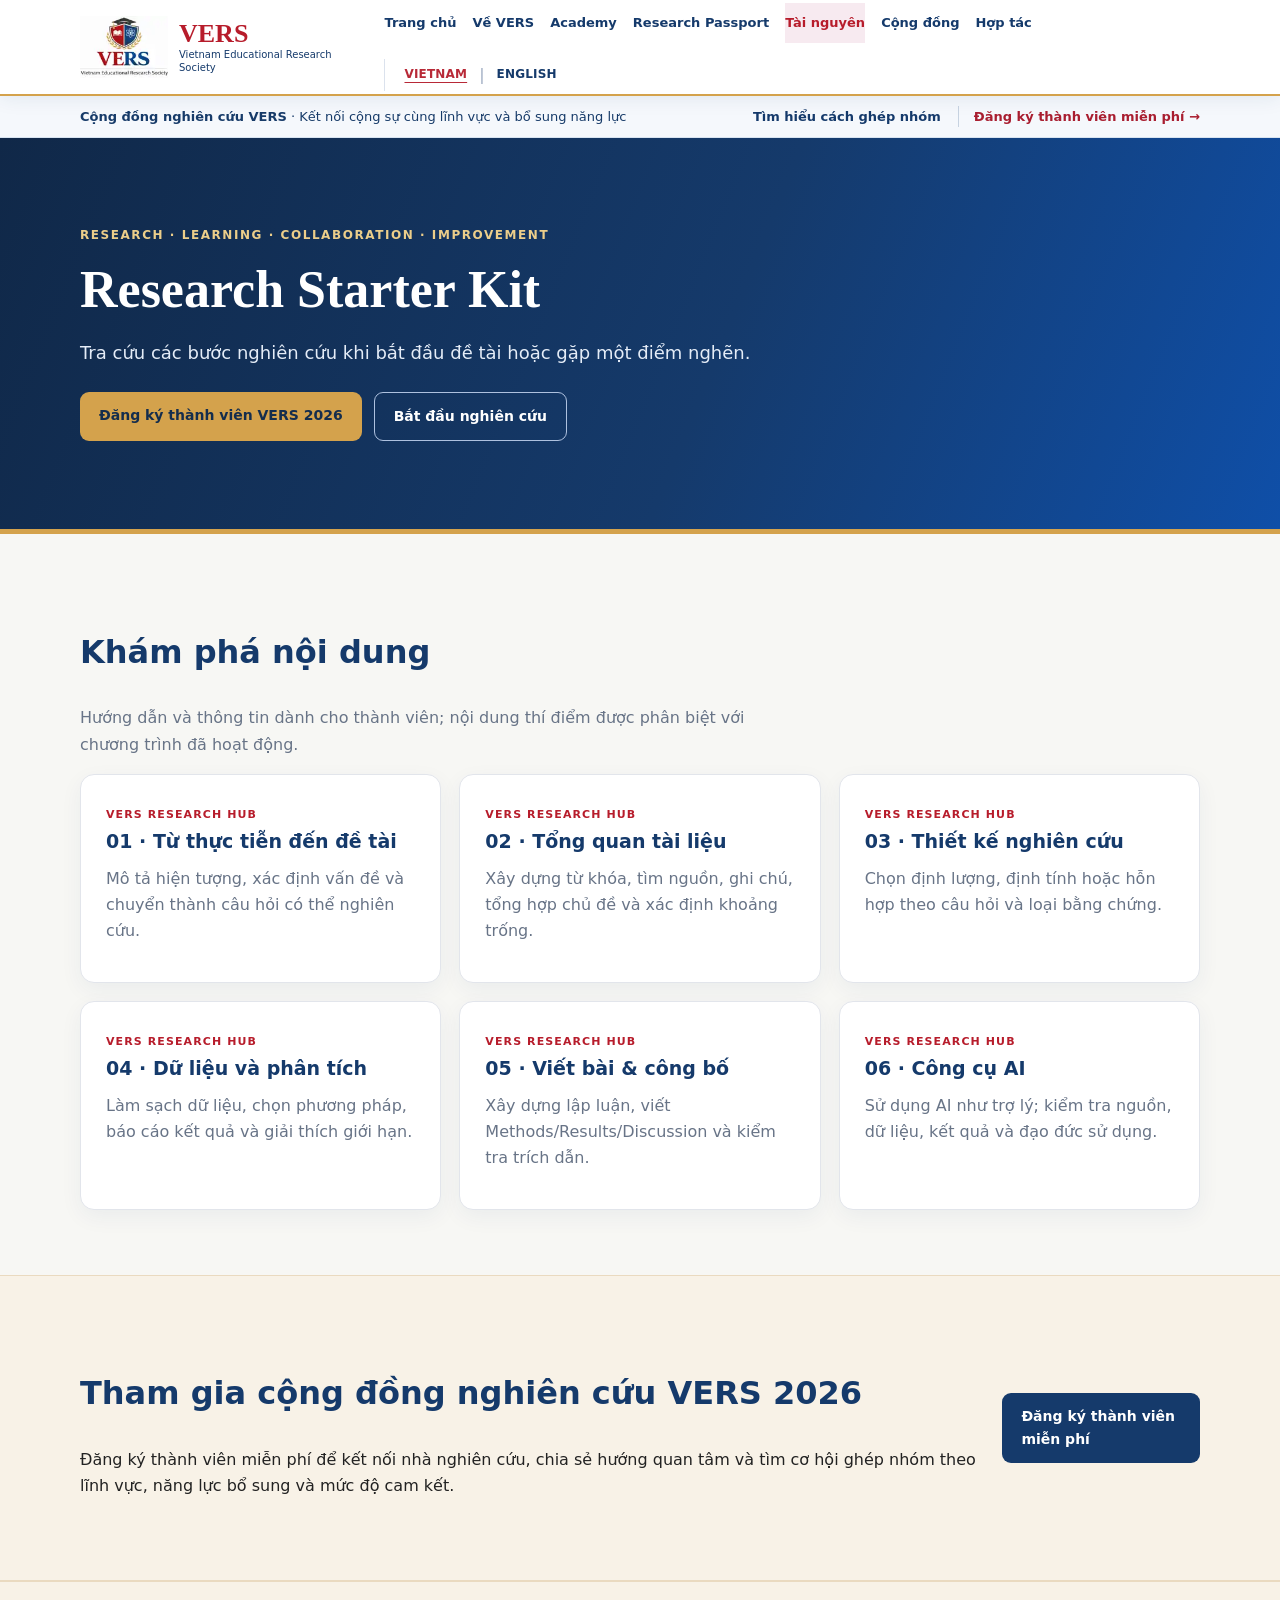
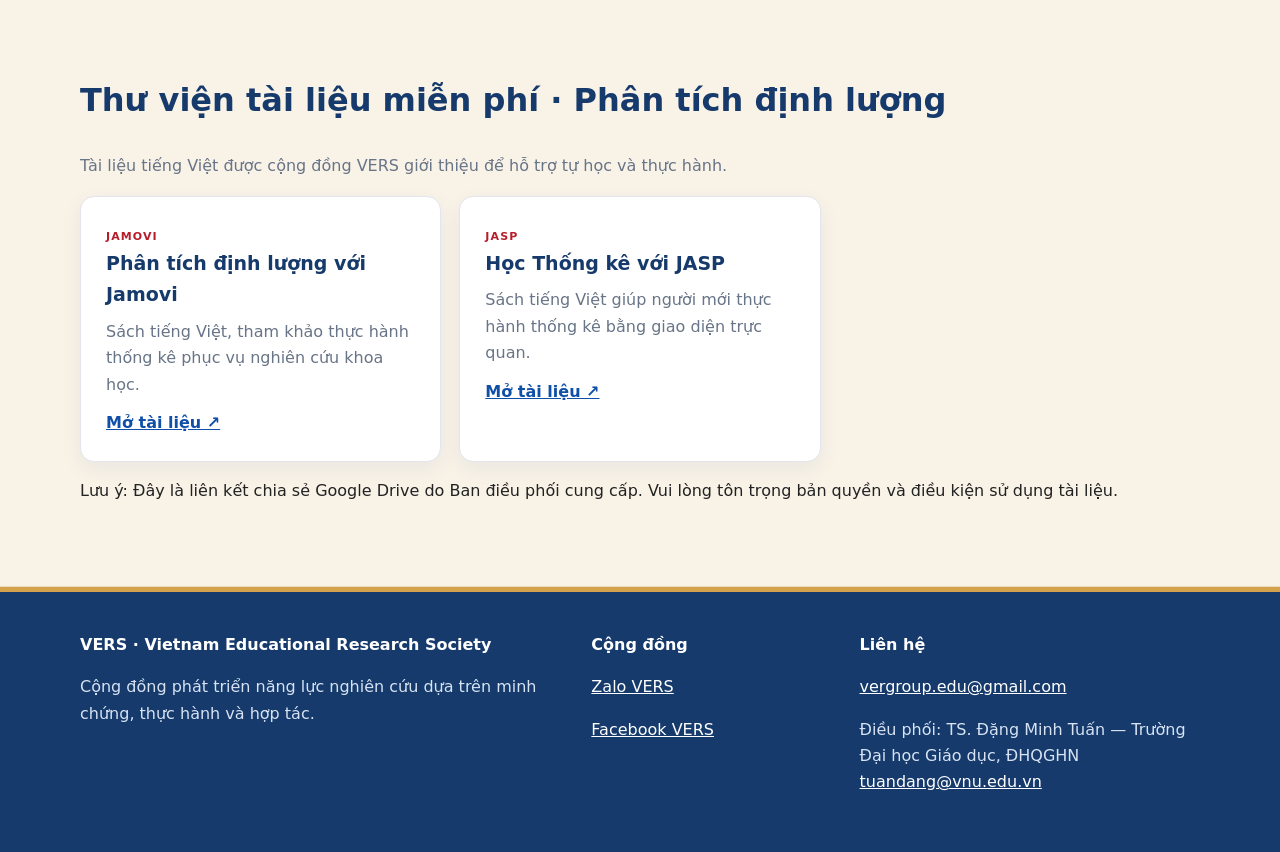
<file: research/index.html>
<!doctype html><html lang="vi"><head><meta charset="utf-8"><meta name="viewport" content="width=device-width,initial-scale=1"><meta name="description" content="Tra cứu các bước nghiên cứu khi bắt đầu đề tài hoặc gặp một điểm nghẽn."><meta name="theme-color" content="#142f58"><link rel="alternate" hreflang="vi" href="https://diavn.github.io/VERS/research/"><link rel="alternate" hreflang="en" href="https://diavn.github.io/VERS/en/research/"><title>Research Starter Kit | VERS</title><link rel="stylesheet" href="../assets/style.css"><script defer src="../assets/site.js"></script><meta property="og:type" content="website"><meta property="og:site_name" content="VERS — Vietnam Educational Research Society"><meta property="og:locale" content="vi_VN"><meta property="og:title" content="VERS | Cộng đồng nghiên cứu giáo dục Việt Nam"><meta property="og:description" content="VERS kết nối cộng đồng nghiên cứu giáo dục, phát triển năng lực nghiên cứu, chia sẻ học liệu, seminar và hợp tác học thuật."><meta property="og:url" content="https://diavn.github.io/VERS/research/"><meta property="og:image" content="https://diavn.github.io/VERS/assets/vers-social-preview.png"><meta property="og:image:secure_url" content="https://diavn.github.io/VERS/assets/vers-social-preview.png"><meta property="og:image:type" content="image/png"><meta property="og:image:width" content="600"><meta property="og:image:height" content="315"><meta property="og:image:alt" content="VERS — Vietnam Educational Research Society"><meta name="twitter:card" content="summary_large_image"><meta name="twitter:title" content="VERS | Cộng đồng nghiên cứu giáo dục Việt Nam"><meta name="twitter:description" content="VERS kết nối cộng đồng nghiên cứu giáo dục, phát triển năng lực nghiên cứu, chia sẻ học liệu, seminar và hợp tác học thuật."><meta name="twitter:image" content="https://diavn.github.io/VERS/assets/vers-social-preview.png"><link rel="canonical" href="https://diavn.github.io/VERS/research/"></head><body><a class="skip" href="#content">Chuyển đến nội dung</a><header class="header"><div class="container nav-inner"><a class="brand" href="../"><img class="vers-official-logo" src="../assets/vers-official-logo.svg" alt="Official VERS logo" width="88" height="65"><span><strong>VERS</strong><small>Vietnam Educational Research Society</small></span></a><button type="button" class="menu-toggle" aria-expanded="false" aria-controls="main-menu">☰ Menu</button><nav class="navlinks" id="main-menu" aria-label="Điều hướng chính"><a href="../">Trang chủ</a><a href="../about/">Về VERS</a><a href="../academy/">Academy</a><a href="../passport/">Research Passport</a><a href="../research/" class="active" aria-current="page">Tài nguyên</a><a href="../community/">Cộng đồng</a><a href="../partnerships/">Hợp tác</a><span class="language-switch" aria-label="Ngôn ngữ"><a lang="vi" aria-current="page" href="../research/">VIETNAM</a><span aria-hidden="true">|</span><a lang="en" href="../en/research/">ENGLISH</a></span></nav></div></header><div class="vers-member-strip"><div class="container"><span><strong>Cộng đồng nghiên cứu VERS</strong> · Kết nối cộng sự cùng lĩnh vực và bổ sung năng lực</span><span><a href="../community/">Tìm hiểu cách ghép nhóm</a><a class="join-link" href="https://forms.gle/9dGQGPRuBtyxd9E9A" target="_blank" rel="noopener noreferrer">Đăng ký thành viên miễn phí →</a></span></div></div><main id="content"><section class="hero"><div class="container"><div class="eyebrow">Research · Learning · Collaboration · Improvement</div><h1>Research Starter Kit</h1><p>Tra cứu các bước nghiên cứu khi bắt đầu đề tài hoặc gặp một điểm nghẽn.</p><div class="actions"><a class="btn primary" target="_blank" rel="noopener noreferrer" href="https://forms.gle/9dGQGPRuBtyxd9E9A">Đăng ký thành viên VERS 2026</a><a class="btn light" href="../research/">Bắt đầu nghiên cứu</a></div></div></section><section class="section"><div class="container"><h2>Khám phá nội dung</h2><p class="section-lead">Hướng dẫn và thông tin dành cho thành viên; nội dung thí điểm được phân biệt với chương trình đã hoạt động.</p><div class="grid"><article class="card"><span class="kicker">VERS Research Hub</span><h3>01 · Từ thực tiễn đến đề tài</h3><p>Mô tả hiện tượng, xác định vấn đề và chuyển thành câu hỏi có thể nghiên cứu.</p></article><article class="card"><span class="kicker">VERS Research Hub</span><h3>02 · Tổng quan tài liệu</h3><p>Xây dựng từ khóa, tìm nguồn, ghi chú, tổng hợp chủ đề và xác định khoảng trống.</p></article><article class="card"><span class="kicker">VERS Research Hub</span><h3>03 · Thiết kế nghiên cứu</h3><p>Chọn định lượng, định tính hoặc hỗn hợp theo câu hỏi và loại bằng chứng.</p></article><article class="card"><span class="kicker">VERS Research Hub</span><h3>04 · Dữ liệu và phân tích</h3><p>Làm sạch dữ liệu, chọn phương pháp, báo cáo kết quả và giải thích giới hạn.</p></article><article class="card"><span class="kicker">VERS Research Hub</span><h3>05 · Viết bài &amp; công bố</h3><p>Xây dựng lập luận, viết Methods/Results/Discussion và kiểm tra trích dẫn.</p></article><article class="card"><span class="kicker">VERS Research Hub</span><h3>06 · Công cụ AI</h3><p>Sử dụng AI như trợ lý; kiểm tra nguồn, dữ liệu, kết quả và đạo đức sử dụng.</p></article></div></div></section><section class="section band"><div class="container callout"><div><h2>Tham gia cộng đồng nghiên cứu VERS 2026</h2><p>Đăng ký thành viên miễn phí để kết nối nhà nghiên cứu, chia sẻ hướng quan tâm và tìm cơ hội ghép nhóm theo lĩnh vực, năng lực bổ sung và mức độ cam kết.</p></div><a class="btn" href="https://forms.gle/9dGQGPRuBtyxd9E9A" target="_blank" rel="noopener noreferrer">Đăng ký thành viên miễn phí</a></div></section><section class="section band"><div class="container"><h2>Thư viện tài liệu miễn phí · Phân tích định lượng</h2><p class="section-lead">Tài liệu tiếng Việt được cộng đồng VERS giới thiệu để hỗ trợ tự học và thực hành.</p><div class="grid"><article class="card"><span class="kicker">JAMOVI</span><h3>Phân tích định lượng với Jamovi</h3><p>Sách tiếng Việt, tham khảo thực hành thống kê phục vụ nghiên cứu khoa học.</p><a class="more" href="https://drive.google.com/file/d/1PDBoz-qCu8LpBYIbpfE1-n1H8hmjoBAO/view?usp=sharing" target="_blank" rel="noopener noreferrer">Mở tài liệu ↗</a></article><article class="card"><span class="kicker">JASP</span><h3>Học Thống kê với JASP</h3><p>Sách tiếng Việt giúp người mới thực hành thống kê bằng giao diện trực quan.</p><a class="more" href="https://drive.google.com/file/d/1F89ra7NRNycYZCy2L96slNIA9dTaLKgm/view?usp=sharing" target="_blank" rel="noopener noreferrer">Mở tài liệu ↗</a></article></div><p class="fineprint">Lưu ý: Đây là liên kết chia sẻ Google Drive do Ban điều phối cung cấp. Vui lòng tôn trọng bản quyền và điều kiện sử dụng tài liệu.</p></div></section></main><footer class="footer"><div class="container footer-grid"><div><strong>VERS · Vietnam Educational Research Society</strong><p>Cộng đồng phát triển năng lực nghiên cứu dựa trên minh chứng, thực hành và hợp tác.</p><small></small></div><div><strong>Cộng đồng</strong><p><a href="https://zalo.me/g/brmxba311">Zalo VERS</a></p><p><a href="https://www.facebook.com/groups/verg.edu">Facebook VERS</a></p></div><div><strong>Liên hệ</strong><p><a href="mailto:vergroup.edu@gmail.com">vergroup.edu@gmail.com</a></p><p>Điều phối: TS. Đặng Minh Tuấn — Trường Đại học Giáo dục, ĐHQGHN<br><a href="mailto:tuandang@vnu.edu.vn">tuandang@vnu.edu.vn</a></p></div></div></footer></body></html>
</file>
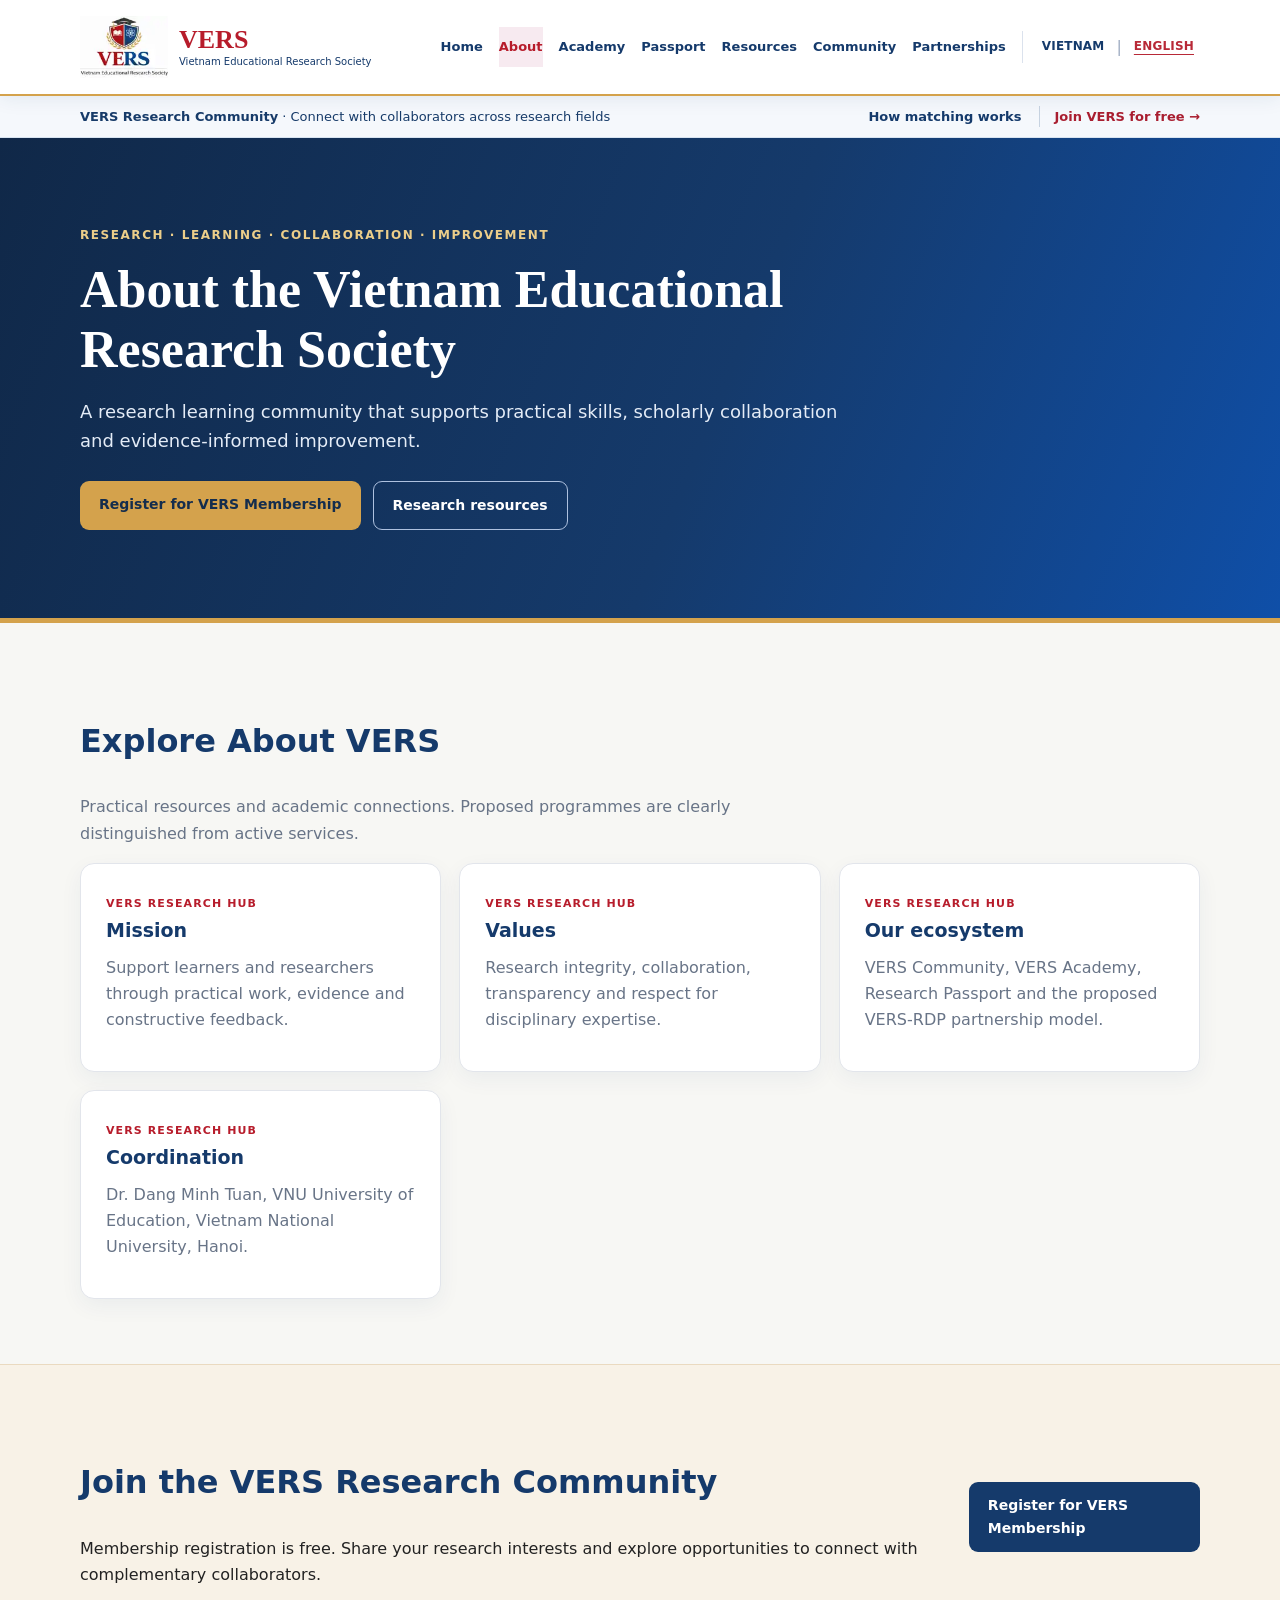
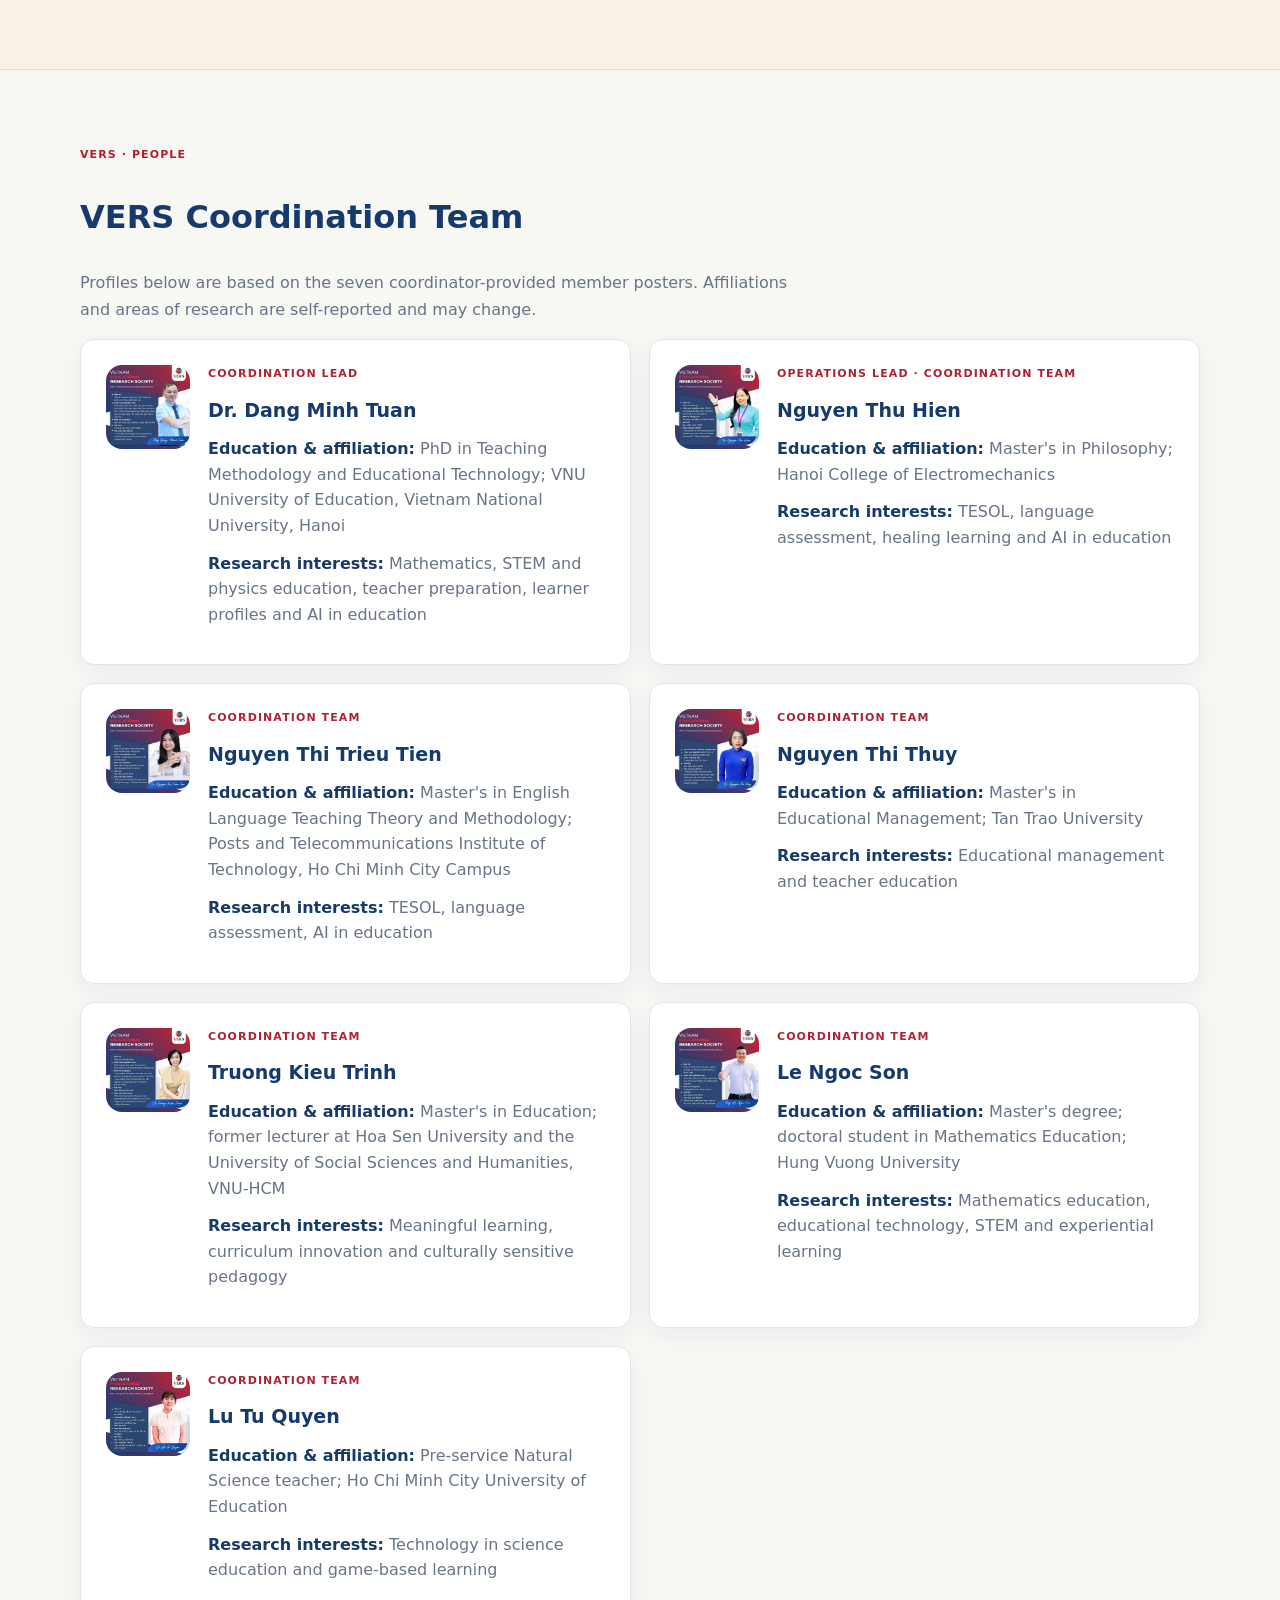
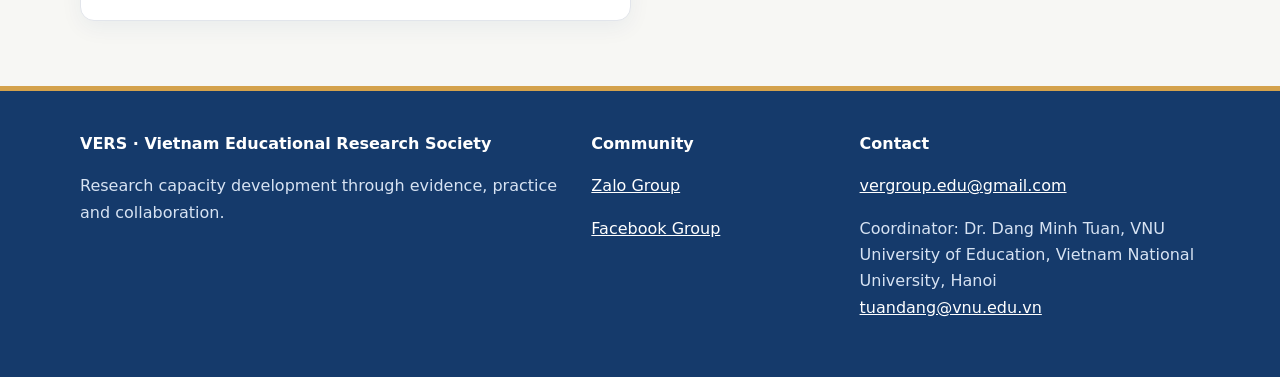
<file: en/about/index.html>
<!doctype html><html lang="en"><head><meta charset="utf-8"><meta name="viewport" content="width=device-width,initial-scale=1"><meta name="description" content="A research learning community that supports practical skills, scholarly collaboration and evidence-informed improvement."><link rel="alternate" hreflang="en" href="https://diavn.github.io/VERS/en/about/"><link rel="alternate" hreflang="vi" href="https://diavn.github.io/VERS/about/"><title>About the Vietnam Educational Research Society | VERS</title><link rel="stylesheet" href="../../assets/style.css"><script defer src="../../assets/site.js"></script><meta property="og:type" content="website"><meta property="og:site_name" content="VERS — Vietnam Educational Research Society"><meta property="og:locale" content="en_US"><meta property="og:title" content="VERS | Vietnam Educational Research Society"><meta property="og:description" content="VERS connects education researchers through academic seminars, research training, practical resources and collaboration."><meta property="og:url" content="https://diavn.github.io/VERS/en/about/"><meta property="og:image" content="https://diavn.github.io/VERS/assets/vers-social-preview.png"><meta property="og:image:secure_url" content="https://diavn.github.io/VERS/assets/vers-social-preview.png"><meta property="og:image:type" content="image/png"><meta property="og:image:width" content="600"><meta property="og:image:height" content="315"><meta property="og:image:alt" content="VERS — Vietnam Educational Research Society"><meta name="twitter:card" content="summary_large_image"><meta name="twitter:title" content="VERS | Vietnam Educational Research Society"><meta name="twitter:description" content="VERS connects education researchers through academic seminars, research training, practical resources and collaboration."><meta name="twitter:image" content="https://diavn.github.io/VERS/assets/vers-social-preview.png"><link rel="canonical" href="https://diavn.github.io/VERS/en/about/"></head><body><a class="skip" href="#content">Skip to content</a><header class="header"><div class="container nav-inner"><a class="brand" href="../../en/"><img class="vers-official-logo" src="../../assets/vers-official-logo.svg" alt="Official VERS logo" width="88" height="65"><span><strong>VERS</strong><small>Vietnam Educational Research Society</small></span></a><button class="menu-toggle" type="button" aria-controls="main-menu" aria-expanded="false">☰ Menu</button><nav class="navlinks" id="main-menu" aria-label="Main navigation"><a href="../../en/">Home</a><a href="../../en/about/" aria-current="page" class="active">About</a><a href="../../en/academy/">Academy</a><a href="../../en/passport/">Passport</a><a href="../../en/research/">Resources</a><a href="../../en/community/">Community</a><a href="../../en/partnerships/">Partnerships</a><span class="language-switch" aria-label="Language"><a lang="vi" href="../../about/">VIETNAM</a><span aria-hidden="true">|</span><a lang="en" href="../../en/about/" aria-current="page">ENGLISH</a></span></nav></div></header><div class="vers-member-strip"><div class="container"><span><strong>VERS Research Community</strong> · Connect with collaborators across research fields</span><span><a href="../../en/community/">How matching works</a><a class="join-link" href="https://forms.gle/9dGQGPRuBtyxd9E9A" target="_blank" rel="noopener noreferrer">Join VERS for free →</a></span></div></div><main id="content"><section class="hero"><div class="container"><div class="eyebrow">Research · Learning · Collaboration · Improvement</div><h1>About the Vietnam Educational Research Society</h1><p>A research learning community that supports practical skills, scholarly collaboration and evidence-informed improvement.</p><div class="actions"><a class="btn primary" href="https://forms.gle/9dGQGPRuBtyxd9E9A" target="_blank" rel="noopener noreferrer">Register for VERS Membership</a><a class="btn light" href="../../en/research/">Research resources</a></div></div></section><section class="section"><div class="container"><h2>Explore About VERS</h2><p class="section-lead">Practical resources and academic connections. Proposed programmes are clearly distinguished from active services.</p><div class="grid"><article class="card"><span class="kicker">VERS Research Hub</span><h3>Mission</h3><p>Support learners and researchers through practical work, evidence and constructive feedback.</p></article><article class="card"><span class="kicker">VERS Research Hub</span><h3>Values</h3><p>Research integrity, collaboration, transparency and respect for disciplinary expertise.</p></article><article class="card"><span class="kicker">VERS Research Hub</span><h3>Our ecosystem</h3><p>VERS Community, VERS Academy, Research Passport and the proposed VERS-RDP partnership model.</p></article><article class="card"><span class="kicker">VERS Research Hub</span><h3>Coordination</h3><p>Dr. Dang Minh Tuan, VNU University of Education, Vietnam National University, Hanoi.</p></article></div></div></section><section class="section band"><div class="container callout"><div><h2>Join the VERS Research Community</h2><p>Membership registration is free. Share your research interests and explore opportunities to connect with complementary collaborators.</p></div><a class="btn" href="https://forms.gle/9dGQGPRuBtyxd9E9A" target="_blank" rel="noopener noreferrer">Register for VERS Membership</a></div></section><section class="section team-section" id="coordination-team"><div class="container"><p class="kicker">VERS · PEOPLE</p><h2>VERS Coordination Team</h2><p class="section-lead">Profiles below are based on the seven coordinator-provided member posters. Affiliations and areas of research are self-reported and may change.</p><div class="grid team-grid"><article class="card team-card"><div class="team-portrait"><img src="../../assets/team/thay%20Tuan.jpg" loading="lazy" alt="dang minh tuan" onerror="this.hidden=true"><div class="team-avatar" aria-hidden="true">MT</div></div><div><p class="kicker">Coordination Lead</p><h3>Dr. Dang Minh Tuan</h3><p><strong>Education & affiliation:</strong> PhD in Teaching Methodology and Educational Technology; VNU University of Education, Vietnam National University, Hanoi</p><p><strong>Research interests:</strong> Mathematics, STEM and physics education, teacher preparation, learner profiles and AI in education</p></div></article><article class="card team-card"><div class="team-portrait"><img src="../../assets/team/Thu%20Hien.jpg" loading="lazy" alt="nguyen thu hien" onerror="this.hidden=true"><div class="team-avatar" aria-hidden="true">TH</div></div><div><p class="kicker">Operations Lead · Coordination Team</p><h3>Nguyen Thu Hien</h3><p><strong>Education & affiliation:</strong> Master's in Philosophy; Hanoi College of Electromechanics</p><p><strong>Research interests:</strong> TESOL, language assessment, healing learning and AI in education</p></div></article><article class="card team-card"><div class="team-portrait"><img src="../../assets/team/Tien.jpg" loading="lazy" alt="nguyen thi trieu tien" onerror="this.hidden=true"><div class="team-avatar" aria-hidden="true">TT</div></div><div><p class="kicker">Coordination Team</p><h3>Nguyen Thi Trieu Tien</h3><p><strong>Education & affiliation:</strong> Master's in English Language Teaching Theory and Methodology; Posts and Telecommunications Institute of Technology, Ho Chi Minh City Campus</p><p><strong>Research interests:</strong> TESOL, language assessment, AI in education</p></div></article><article class="card team-card"><div class="team-portrait"><img src="../../assets/team/Thuy.jpg" loading="lazy" alt="nguyen thi thuy" onerror="this.hidden=true"><div class="team-avatar" aria-hidden="true">TT</div></div><div><p class="kicker">Coordination Team</p><h3>Nguyen Thi Thuy</h3><p><strong>Education & affiliation:</strong> Master's in Educational Management; Tan Trao University</p><p><strong>Research interests:</strong> Educational management and teacher education</p></div></article><article class="card team-card"><div class="team-portrait"><img src="../../assets/team/Kieu%20trinh.jpg" loading="lazy" alt="truong kieu trinh" onerror="this.hidden=true"><div class="team-avatar" aria-hidden="true">KT</div></div><div><p class="kicker">Coordination Team</p><h3>Truong Kieu Trinh</h3><p><strong>Education & affiliation:</strong> Master's in Education; former lecturer at Hoa Sen University and the University of Social Sciences and Humanities, VNU-HCM</p><p><strong>Research interests:</strong> Meaningful learning, curriculum innovation and culturally sensitive pedagogy</p></div></article><article class="card team-card"><div class="team-portrait"><img src="../../assets/team/Ngoc%20Son.jpg" loading="lazy" alt="le ngoc son" onerror="this.hidden=true"><div class="team-avatar" aria-hidden="true">NS</div></div><div><p class="kicker">Coordination Team</p><h3>Le Ngoc Son</h3><p><strong>Education & affiliation:</strong> Master's degree; doctoral student in Mathematics Education; Hung Vuong University</p><p><strong>Research interests:</strong> Mathematics education, educational technology, STEM and experiential learning</p></div></article><article class="card team-card"><div class="team-portrait"><img src="../../assets/team/Tu%20Quyen.jpg" loading="lazy" alt="lu ta quyen" onerror="this.hidden=true"><div class="team-avatar" aria-hidden="true">TQ</div></div><div><p class="kicker">Coordination Team</p><h3>Lu Tu Quyen</h3><p><strong>Education & affiliation:</strong> Pre-service Natural Science teacher; Ho Chi Minh City University of Education</p><p><strong>Research interests:</strong> Technology in science education and game-based learning</p></div></article></div></div></section></main><footer class="footer"><div class="container footer-grid"><div><strong>VERS · Vietnam Educational Research Society</strong><p>Research capacity development through evidence, practice and collaboration.</p><small></small></div><div><strong>Community</strong><p><a href="https://zalo.me/g/brmxba311">Zalo Group</a></p><p><a href="https://www.facebook.com/groups/verg.edu">Facebook Group</a></p></div><div><strong>Contact</strong><p><a href="mailto:vergroup.edu@gmail.com">vergroup.edu@gmail.com</a></p><p>Coordinator: Dr. Dang Minh Tuan, VNU University of Education, Vietnam National University, Hanoi<br><a href="mailto:tuandang@vnu.edu.vn">tuandang@vnu.edu.vn</a></p></div></div></footer></body></html>
</file>
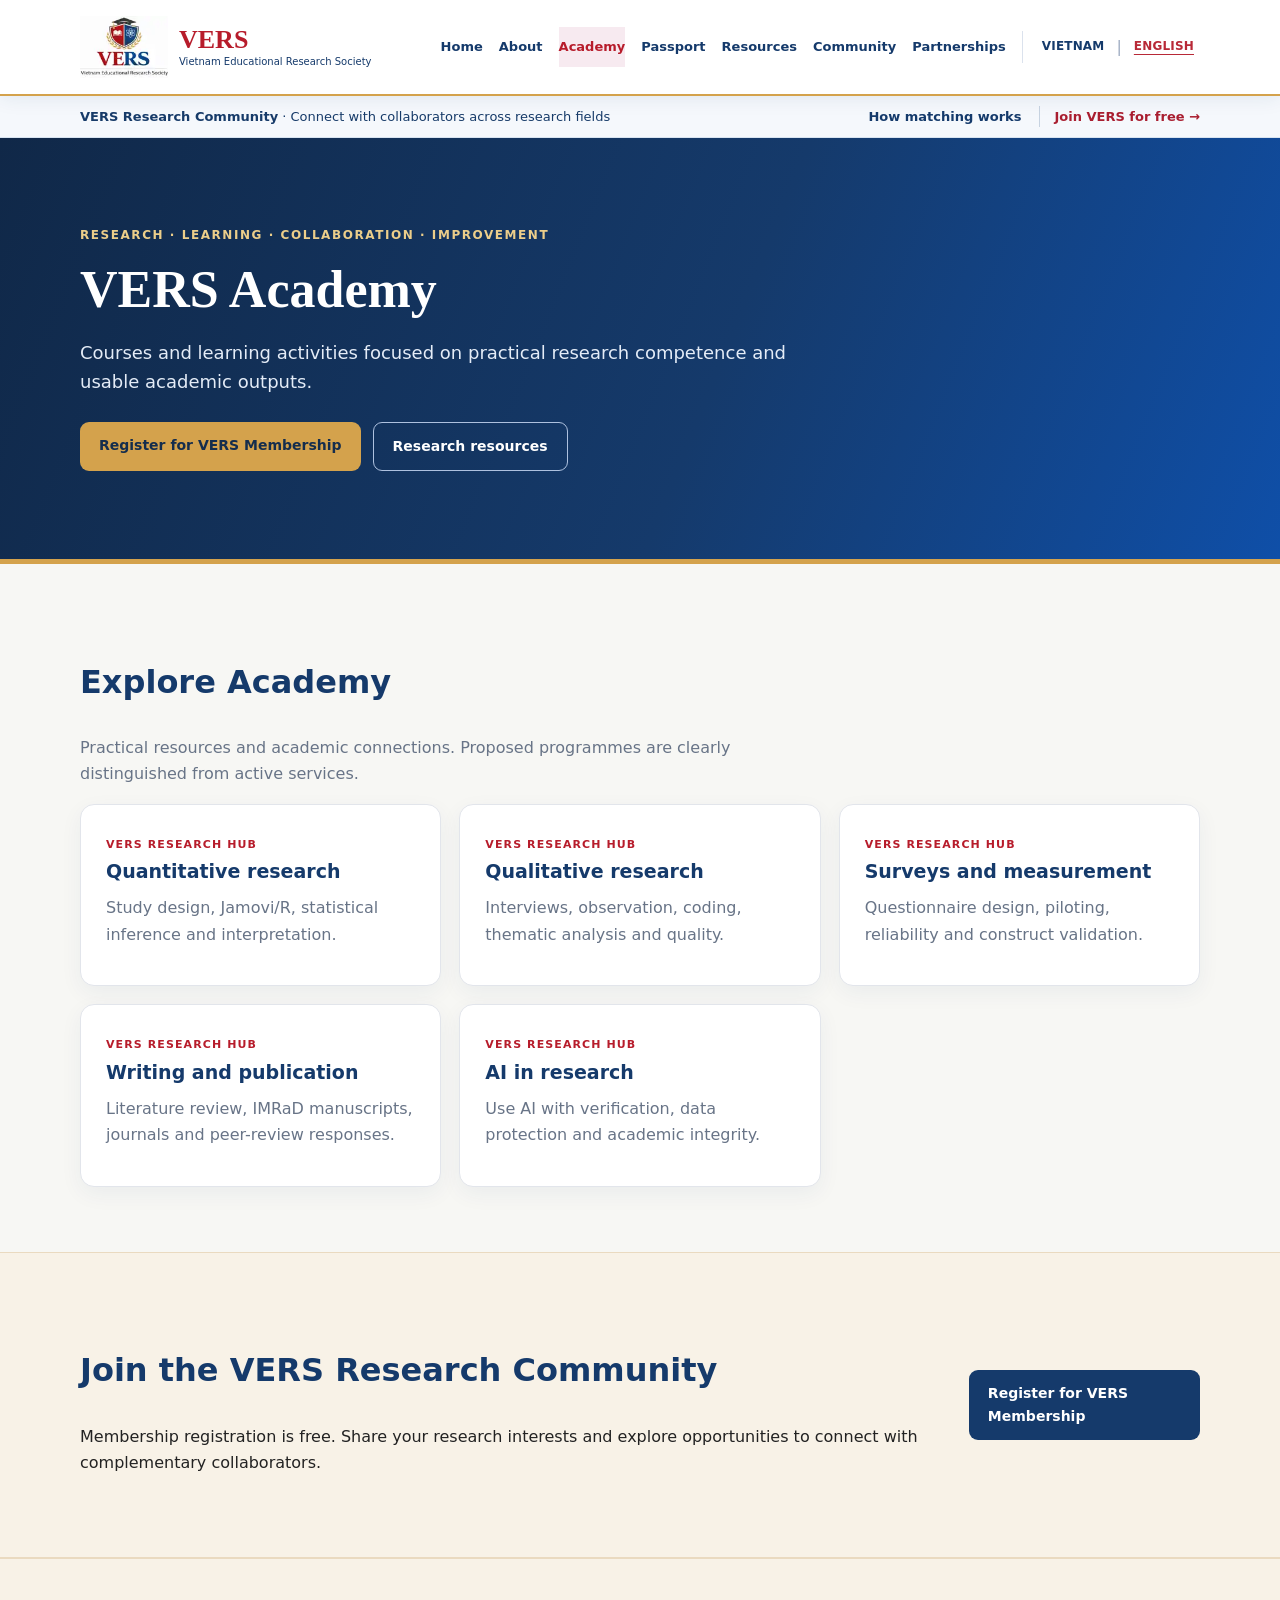
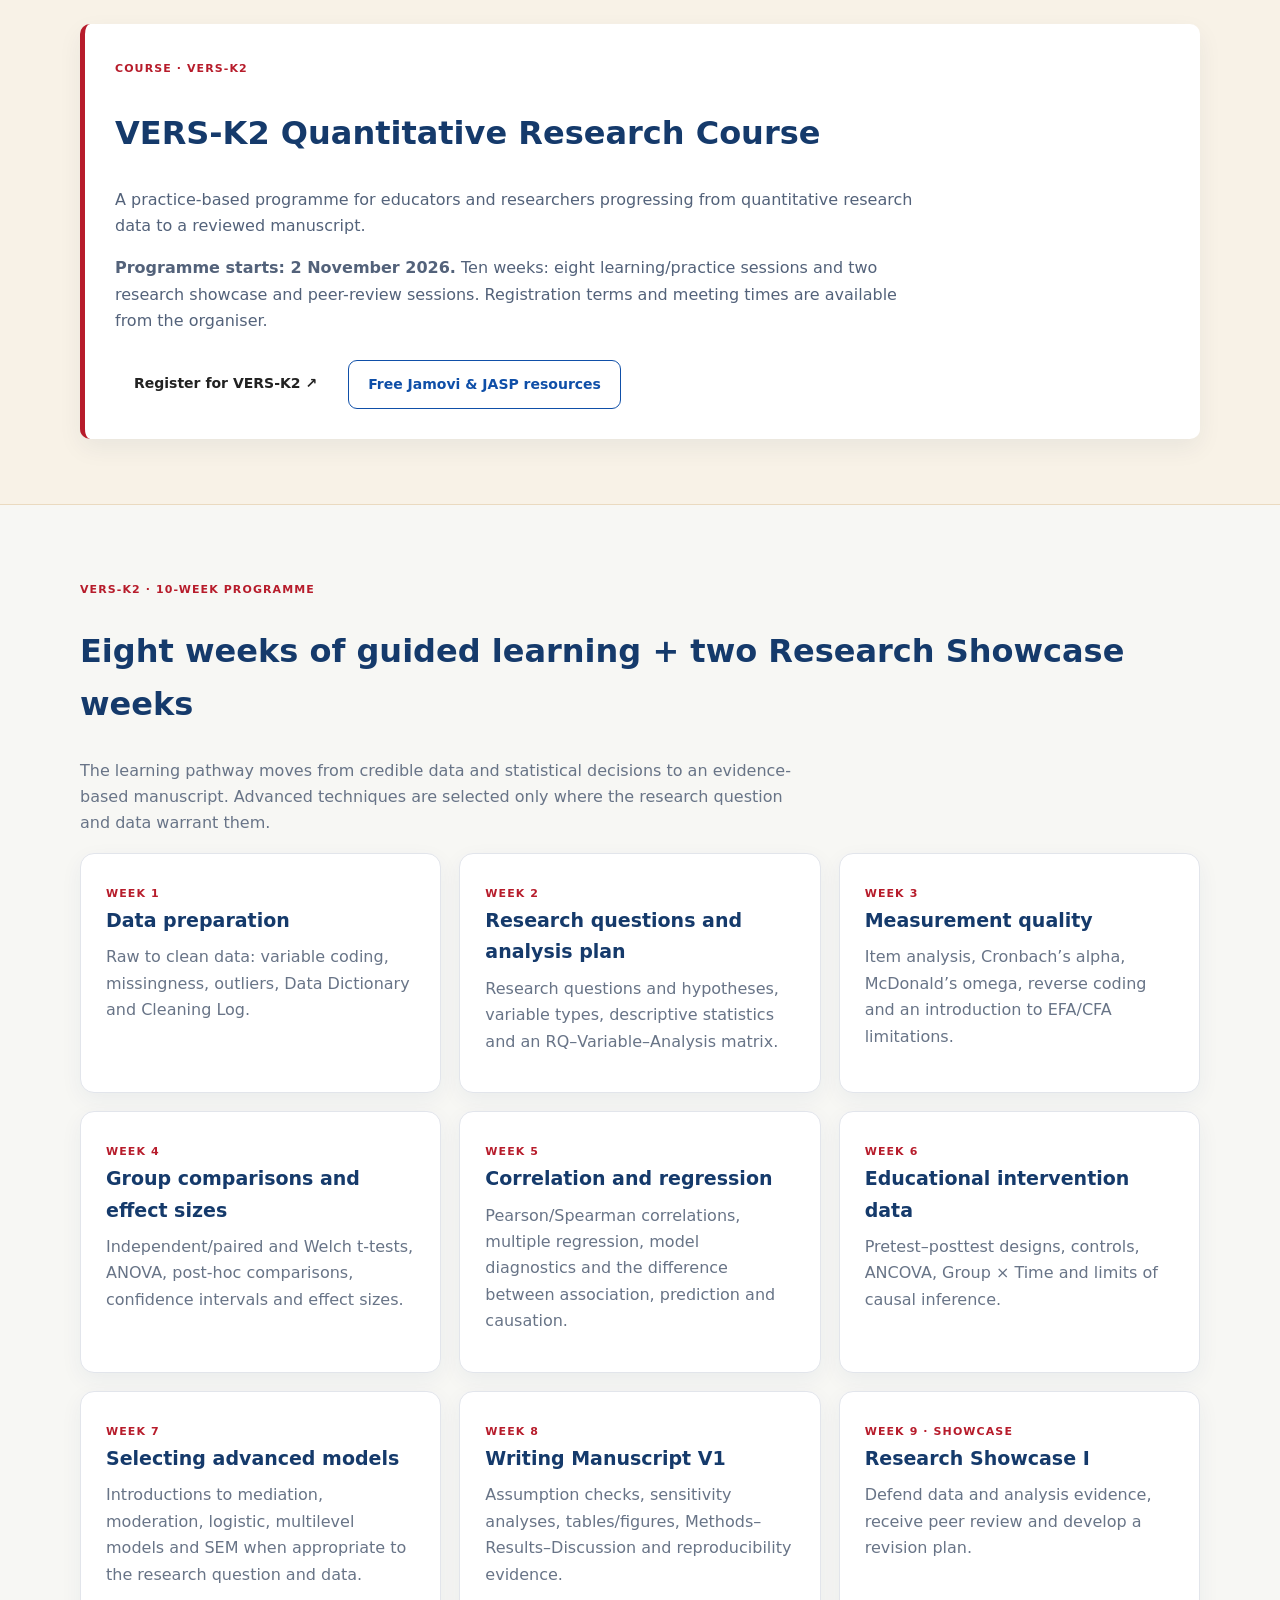
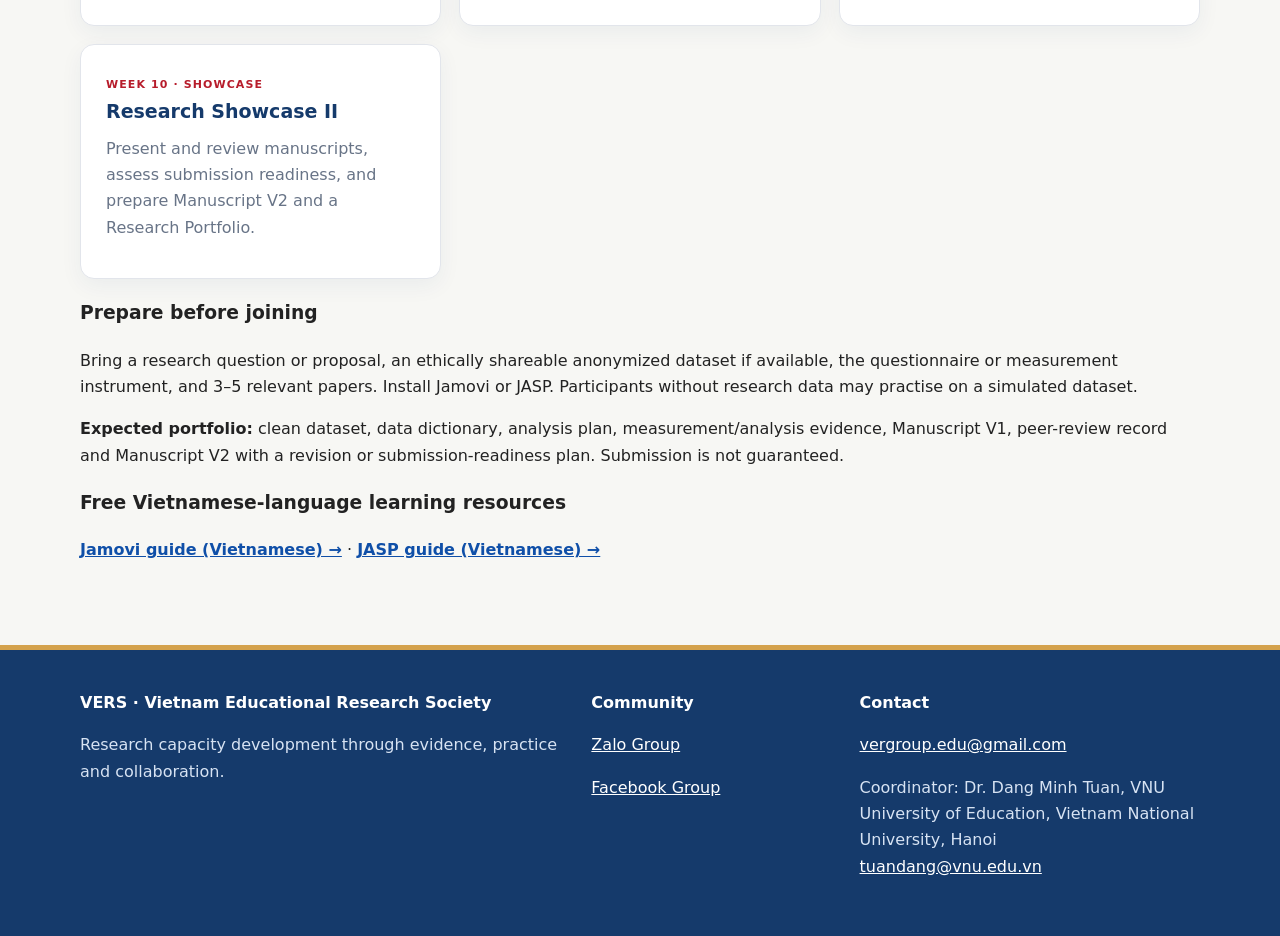
<file: en/academy/index.html>
<!doctype html><html lang="en"><head><meta charset="utf-8"><meta name="viewport" content="width=device-width,initial-scale=1"><meta name="description" content="Courses and learning activities focused on practical research competence and usable academic outputs."><link rel="alternate" hreflang="en" href="https://diavn.github.io/VERS/en/academy/"><link rel="alternate" hreflang="vi" href="https://diavn.github.io/VERS/academy/"><title>VERS Academy | VERS</title><link rel="stylesheet" href="../../assets/style.css"><script defer src="../../assets/site.js"></script><meta property="og:type" content="website"><meta property="og:site_name" content="VERS — Vietnam Educational Research Society"><meta property="og:locale" content="en_US"><meta property="og:title" content="VERS-K2 | Quantitative Research Programme"><meta property="og:description" content="VERS-K2: 8 learning and practice weeks plus 2 Research Showcase weeks. From data preparation to peer-reviewed manuscripts."><meta property="og:url" content="https://diavn.github.io/VERS/en/academy/"><meta property="og:image" content="https://diavn.github.io/VERS/assets/vers-social-preview.png"><meta property="og:image:secure_url" content="https://diavn.github.io/VERS/assets/vers-social-preview.png"><meta property="og:image:type" content="image/png"><meta property="og:image:width" content="600"><meta property="og:image:height" content="315"><meta property="og:image:alt" content="VERS — Vietnam Educational Research Society"><meta name="twitter:card" content="summary_large_image"><meta name="twitter:title" content="VERS-K2 | Quantitative Research Programme"><meta name="twitter:description" content="VERS-K2: 8 learning and practice weeks plus 2 Research Showcase weeks. From data preparation to peer-reviewed manuscripts."><meta name="twitter:image" content="https://diavn.github.io/VERS/assets/vers-social-preview.png"><link rel="canonical" href="https://diavn.github.io/VERS/en/academy/"></head><body><a class="skip" href="#content">Skip to content</a><header class="header"><div class="container nav-inner"><a class="brand" href="../../en/"><img class="vers-official-logo" src="../../assets/vers-official-logo.svg" alt="Official VERS logo" width="88" height="65"><span><strong>VERS</strong><small>Vietnam Educational Research Society</small></span></a><button class="menu-toggle" type="button" aria-controls="main-menu" aria-expanded="false">☰ Menu</button><nav class="navlinks" id="main-menu" aria-label="Main navigation"><a href="../../en/">Home</a><a href="../../en/about/">About</a><a href="../../en/academy/" aria-current="page" class="active">Academy</a><a href="../../en/passport/">Passport</a><a href="../../en/research/">Resources</a><a href="../../en/community/">Community</a><a href="../../en/partnerships/">Partnerships</a><span class="language-switch" aria-label="Language"><a lang="vi" href="../../academy/">VIETNAM</a><span aria-hidden="true">|</span><a lang="en" href="../../en/academy/" aria-current="page">ENGLISH</a></span></nav></div></header><div class="vers-member-strip"><div class="container"><span><strong>VERS Research Community</strong> · Connect with collaborators across research fields</span><span><a href="../../en/community/">How matching works</a><a class="join-link" href="https://forms.gle/9dGQGPRuBtyxd9E9A" target="_blank" rel="noopener noreferrer">Join VERS for free →</a></span></div></div><main id="content"><section class="hero"><div class="container"><div class="eyebrow">Research · Learning · Collaboration · Improvement</div><h1>VERS Academy</h1><p>Courses and learning activities focused on practical research competence and usable academic outputs.</p><div class="actions"><a class="btn primary" href="https://forms.gle/9dGQGPRuBtyxd9E9A" target="_blank" rel="noopener noreferrer">Register for VERS Membership</a><a class="btn light" href="../../en/research/">Research resources</a></div></div></section><section class="section"><div class="container"><h2>Explore Academy</h2><p class="section-lead">Practical resources and academic connections. Proposed programmes are clearly distinguished from active services.</p><div class="grid"><article class="card"><span class="kicker">VERS Research Hub</span><h3>Quantitative research</h3><p>Study design, Jamovi/R, statistical inference and interpretation.</p></article><article class="card"><span class="kicker">VERS Research Hub</span><h3>Qualitative research</h3><p>Interviews, observation, coding, thematic analysis and quality.</p></article><article class="card"><span class="kicker">VERS Research Hub</span><h3>Surveys and measurement</h3><p>Questionnaire design, piloting, reliability and construct validation.</p></article><article class="card"><span class="kicker">VERS Research Hub</span><h3>Writing and publication</h3><p>Literature review, IMRaD manuscripts, journals and peer-review responses.</p></article><article class="card"><span class="kicker">VERS Research Hub</span><h3>AI in research</h3><p>Use AI with verification, data protection and academic integrity.</p></article></div></div></section><section class="section band"><div class="container callout"><div><h2>Join the VERS Research Community</h2><p>Membership registration is free. Share your research interests and explore opportunities to connect with complementary collaborators.</p></div><a class="btn" href="https://forms.gle/9dGQGPRuBtyxd9E9A" target="_blank" rel="noopener noreferrer">Register for VERS Membership</a></div></section><section class="section band"><div class="container"><div class="course-highlight"><span class="kicker">COURSE · VERS-K2</span><h2>VERS-K2 Quantitative Research Course</h2><p>A practice-based programme for educators and researchers progressing from quantitative research data to a reviewed manuscript.</p><p><strong>Programme starts: 2 November 2026.</strong> Ten weeks: eight learning/practice sessions and two research showcase and peer-review sessions. Registration terms and meeting times are available from the organiser.</p><div class="actions"><a class="btn dark" href="https://forms.gle/J9TKKdzzce52gjyt8" target="_blank" rel="noopener noreferrer">Register for VERS-K2 ↗</a><a class="btn outline" href="../research/">Free Jamovi &amp; JASP resources</a></div></div></div></section><section class="section course-evidence" id="vers-k2-syllabus"><div class="container"><p class="kicker">VERS-K2 · 10-WEEK PROGRAMME</p><h2>Eight weeks of guided learning + two Research Showcase weeks</h2><p class="section-lead">The learning pathway moves from credible data and statistical decisions to an evidence-based manuscript. Advanced techniques are selected only where the research question and data warrant them.</p><div class="grid"><article class="card"><span class="kicker">WEEK 1</span><h3>Data preparation</h3><p>Raw to clean data: variable coding, missingness, outliers, Data Dictionary and Cleaning Log.</p></article><article class="card"><span class="kicker">WEEK 2</span><h3>Research questions and analysis plan</h3><p>Research questions and hypotheses, variable types, descriptive statistics and an RQ–Variable–Analysis matrix.</p></article><article class="card"><span class="kicker">WEEK 3</span><h3>Measurement quality</h3><p>Item analysis, Cronbach’s alpha, McDonald’s omega, reverse coding and an introduction to EFA/CFA limitations.</p></article><article class="card"><span class="kicker">WEEK 4</span><h3>Group comparisons and effect sizes</h3><p>Independent/paired and Welch t-tests, ANOVA, post-hoc comparisons, confidence intervals and effect sizes.</p></article><article class="card"><span class="kicker">WEEK 5</span><h3>Correlation and regression</h3><p>Pearson/Spearman correlations, multiple regression, model diagnostics and the difference between association, prediction and causation.</p></article><article class="card"><span class="kicker">WEEK 6</span><h3>Educational intervention data</h3><p>Pretest–posttest designs, controls, ANCOVA, Group × Time and limits of causal inference.</p></article><article class="card"><span class="kicker">WEEK 7</span><h3>Selecting advanced models</h3><p>Introductions to mediation, moderation, logistic, multilevel models and SEM when appropriate to the research question and data.</p></article><article class="card"><span class="kicker">WEEK 8</span><h3>Writing Manuscript V1</h3><p>Assumption checks, sensitivity analyses, tables/figures, Methods–Results–Discussion and reproducibility evidence.</p></article><article class="card"><span class="kicker">WEEK 9 · SHOWCASE</span><h3>Research Showcase I</h3><p>Defend data and analysis evidence, receive peer review and develop a revision plan.</p></article><article class="card"><span class="kicker">WEEK 10 · SHOWCASE</span><h3>Research Showcase II</h3><p>Present and review manuscripts, assess submission readiness, and prepare Manuscript V2 and a Research Portfolio.</p></article></div><h3>Prepare before joining</h3><p>Bring a research question or proposal, an ethically shareable anonymized dataset if available, the questionnaire or measurement instrument, and 3–5 relevant papers. Install Jamovi or JASP. Participants without research data may practise on a simulated dataset.</p><p><strong>Expected portfolio:</strong> clean dataset, data dictionary, analysis plan, measurement/analysis evidence, Manuscript V1, peer-review record and Manuscript V2 with a revision or submission-readiness plan. Submission is not guaranteed.</p><h3>Free Vietnamese-language learning resources</h3><p><a class="more" href="https://drive.google.com/file/d/1PDBoz-qCu8LpBYIbpfE1-n1H8hmjoBAO/view?usp=sharing" target="_blank" rel="noopener noreferrer">Jamovi guide (Vietnamese) →</a> · <a class="more" href="https://drive.google.com/file/d/1F89ra7NRNycYZCy2L96slNIA9dTaLKgm/view?usp=sharing" target="_blank" rel="noopener noreferrer">JASP guide (Vietnamese) →</a></p></div></section></main><footer class="footer"><div class="container footer-grid"><div><strong>VERS · Vietnam Educational Research Society</strong><p>Research capacity development through evidence, practice and collaboration.</p><small></small></div><div><strong>Community</strong><p><a href="https://zalo.me/g/brmxba311">Zalo Group</a></p><p><a href="https://www.facebook.com/groups/verg.edu">Facebook Group</a></p></div><div><strong>Contact</strong><p><a href="mailto:vergroup.edu@gmail.com">vergroup.edu@gmail.com</a></p><p>Coordinator: Dr. Dang Minh Tuan, VNU University of Education, Vietnam National University, Hanoi<br><a href="mailto:tuandang@vnu.edu.vn">tuandang@vnu.edu.vn</a></p></div></div></footer></body></html>
</file>
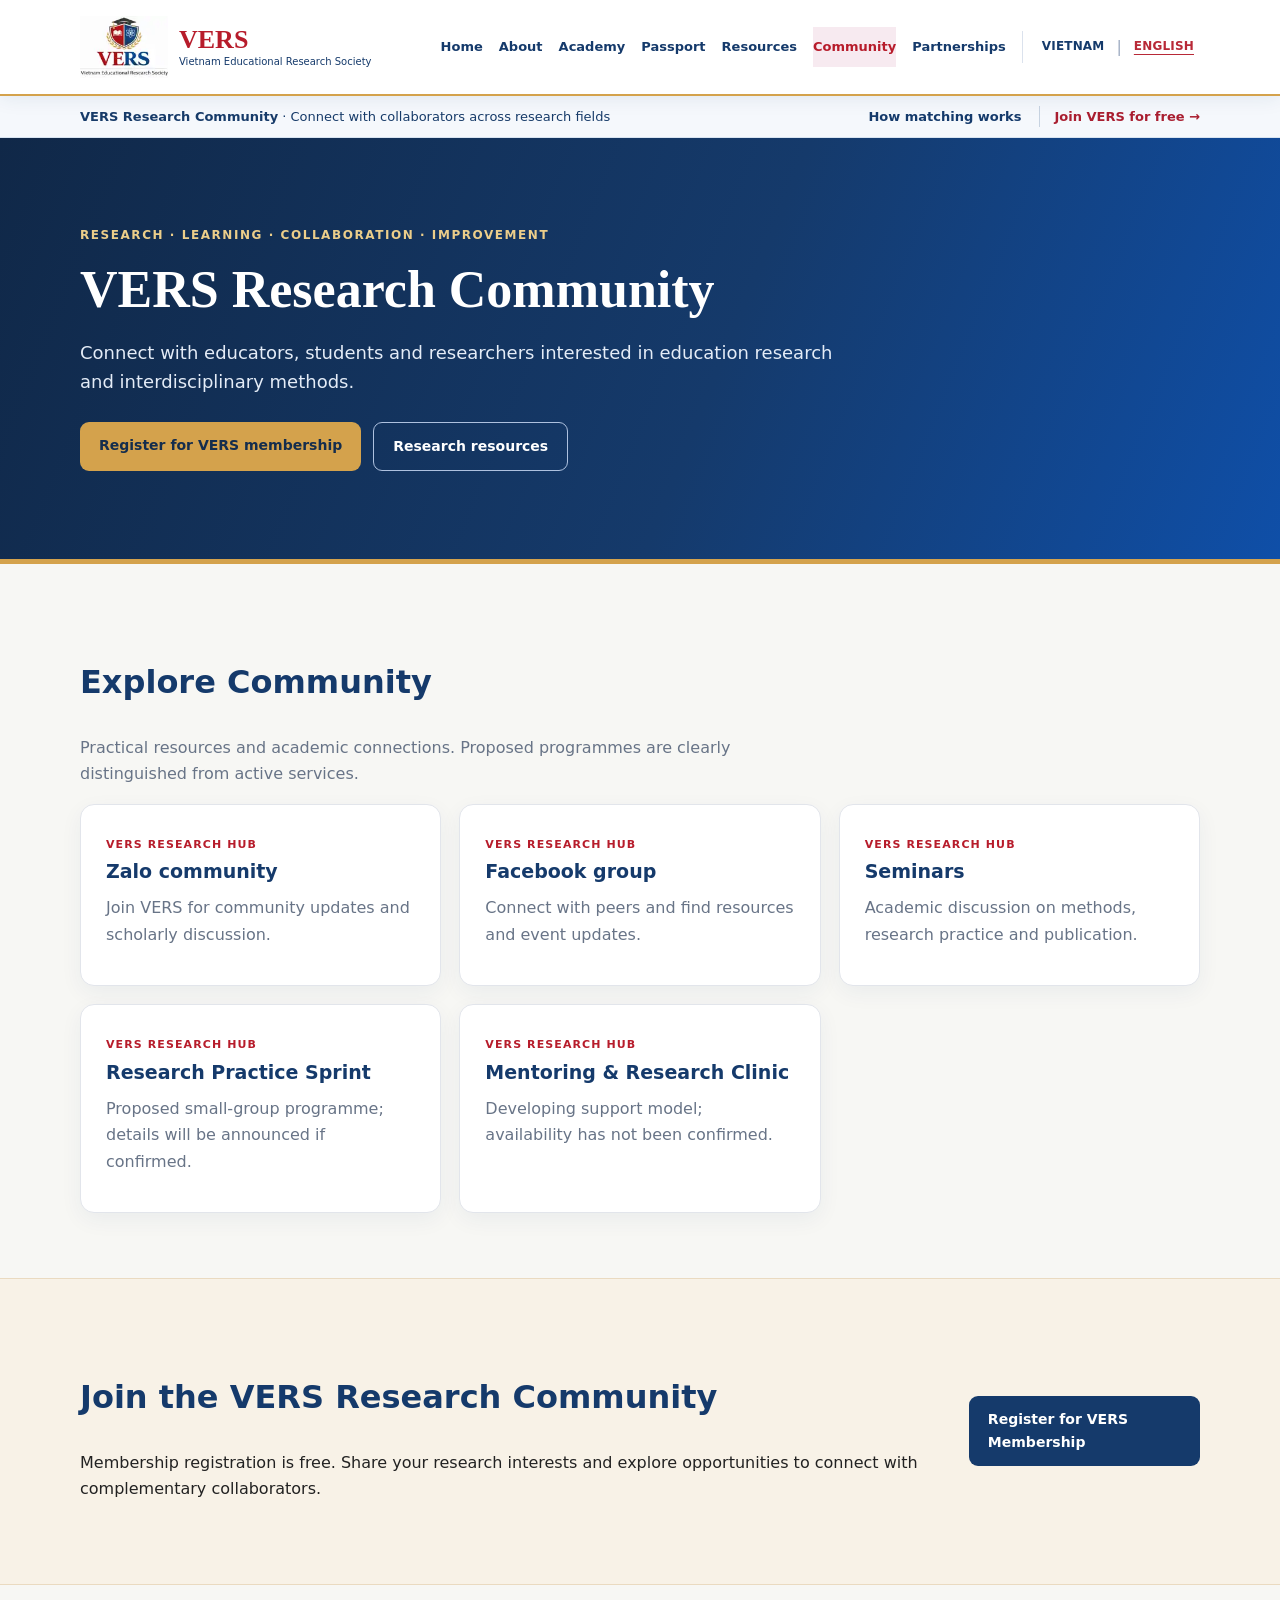
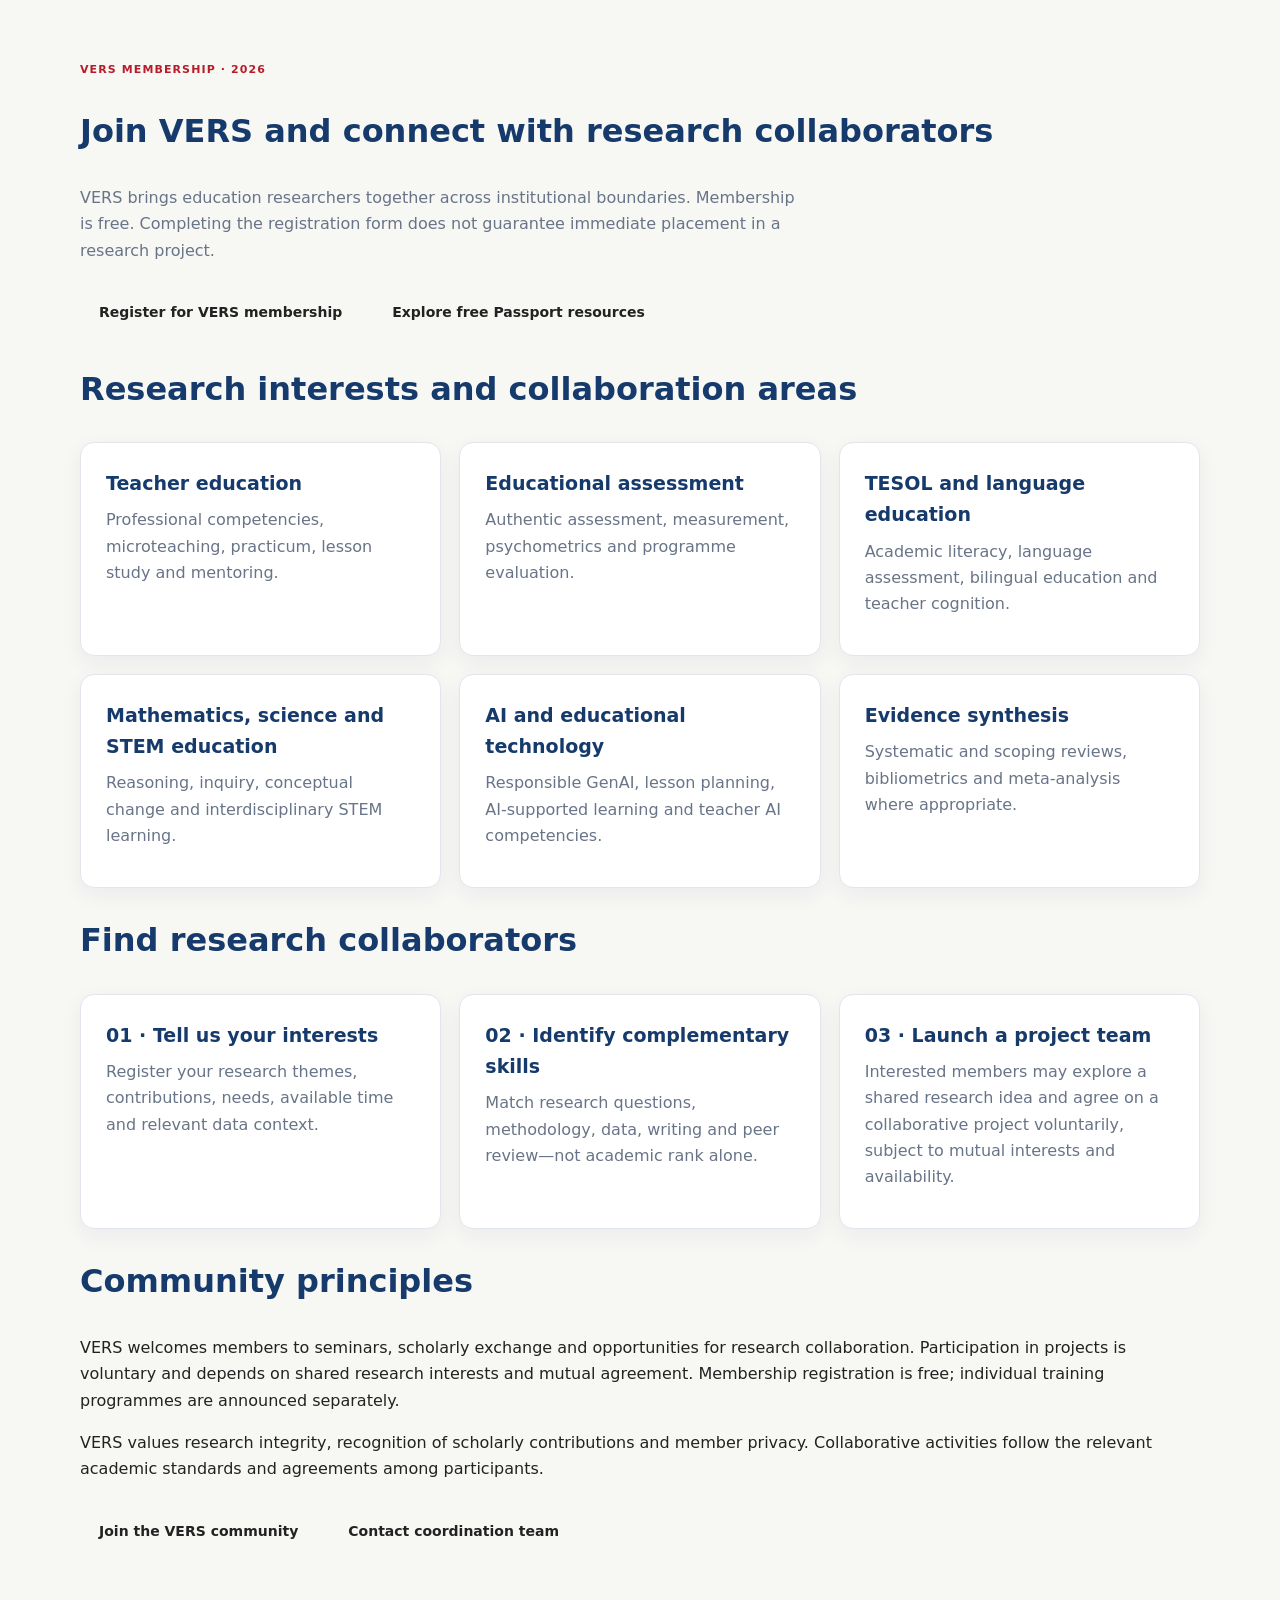
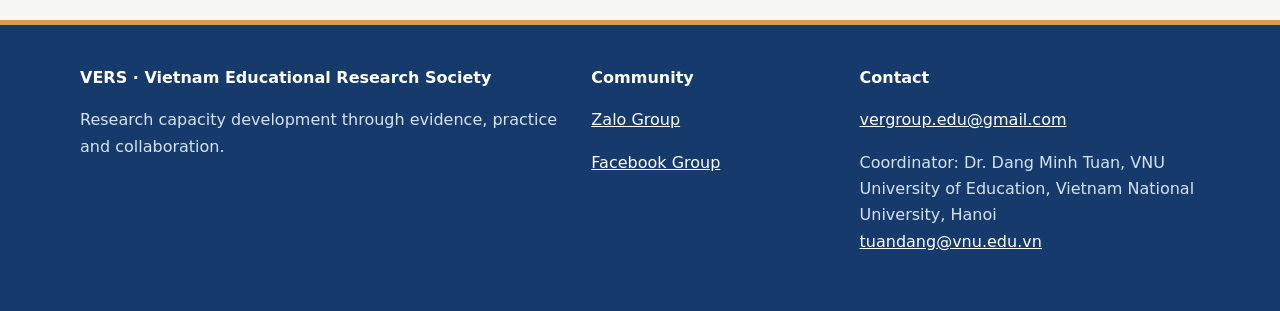
<file: en/community/index.html>
<!doctype html><html lang="en"><head><meta charset="utf-8"><meta name="viewport" content="width=device-width,initial-scale=1"><meta name="description" content="Connect with educators, students and researchers interested in education research and interdisciplinary methods."><link rel="alternate" hreflang="en" href="https://diavn.github.io/VERS/en/community/"><link rel="alternate" hreflang="vi" href="https://diavn.github.io/VERS/community/"><title>VERS Research Community | VERS</title><link rel="stylesheet" href="../../assets/style.css"><script defer src="../../assets/site.js"></script><meta property="og:type" content="website"><meta property="og:site_name" content="VERS — Vietnam Educational Research Society"><meta property="og:title" content="VERS | Vietnam Educational Research Society"><meta property="og:description" content="VERS connects education researchers through academic learning, shared resources and scholarly collaboration."><meta property="og:url" content="https://diavn.github.io/VERS/en/community/"><meta property="og:image" content="https://diavn.github.io/VERS/assets/vers-social-preview.png"><meta property="og:image:type" content="image/png"><meta property="og:image:width" content="600"><meta property="og:image:height" content="315"><meta name="twitter:card" content="summary_large_image"><meta name="twitter:image" content="https://diavn.github.io/VERS/assets/vers-social-preview.png"><link rel="canonical" href="https://diavn.github.io/VERS/en/community/"></head><body><a class="skip" href="#content">Skip to content</a><header class="header"><div class="container nav-inner"><a class="brand" href="../../en/"><img class="vers-official-logo" src="../../assets/vers-official-logo.svg" alt="VERS official logo" width="88" height="65"><span><strong>VERS</strong><small>Vietnam Educational Research Society</small></span></a><button class="menu-toggle" type="button" aria-controls="main-menu" aria-expanded="false">☰ Menu</button><nav class="navlinks" id="main-menu" aria-label="Main navigation"><a href="../../en/">Home</a><a href="../../en/about/">About</a><a href="../../en/academy/">Academy</a><a href="../../en/passport/">Passport</a><a href="../../en/research/">Resources</a><a href="../../en/community/" aria-current="page" class="active">Community</a><a href="../../en/partnerships/">Partnerships</a><span class="language-switch" aria-label="Language"><a lang="vi" href="../../community/">VIETNAM</a><span aria-hidden="true">|</span><a lang="en" href="../../en/community/" aria-current="page">ENGLISH</a></span></nav></div></header><div class="vers-member-strip"><div class="container"><span><strong>VERS Research Community</strong> · Connect with collaborators across research fields</span><span><a href="../../en/community/">How matching works</a><a class="join-link" href="https://forms.gle/9dGQGPRuBtyxd9E9A" target="_blank" rel="noopener noreferrer">Join VERS for free →</a></span></div></div><main id="content"><section class="hero"><div class="container"><div class="eyebrow">Research · Learning · Collaboration · Improvement</div><h1>VERS Research Community</h1><p>Connect with educators, students and researchers interested in education research and interdisciplinary methods.</p><div class="actions"><a class="btn primary" href="https://forms.gle/9dGQGPRuBtyxd9E9A" target="_blank" rel="noopener noreferrer">Register for VERS membership</a><a class="btn light" href="../../en/research/">Research resources</a></div></div></section><section class="section"><div class="container"><h2>Explore Community</h2><p class="section-lead">Practical resources and academic connections. Proposed programmes are clearly distinguished from active services.</p><div class="grid"><article class="card"><span class="kicker">VERS Research Hub</span><h3>Zalo community</h3><p>Join VERS for community updates and scholarly discussion.</p></article><article class="card"><span class="kicker">VERS Research Hub</span><h3>Facebook group</h3><p>Connect with peers and find resources and event updates.</p></article><article class="card"><span class="kicker">VERS Research Hub</span><h3>Seminars</h3><p>Academic discussion on methods, research practice and publication.</p></article><article class="card"><span class="kicker">VERS Research Hub</span><h3>Research Practice Sprint</h3><p>Proposed small-group programme; details will be announced if confirmed.</p></article><article class="card"><span class="kicker">VERS Research Hub</span><h3>Mentoring &amp; Research Clinic</h3><p>Developing support model; availability has not been confirmed.</p></article></div></div></section><section class="section band"><div class="container callout"><div><h2>Join the VERS Research Community</h2><p>Membership registration is free. Share your research interests and explore opportunities to connect with complementary collaborators.</p></div><a class="btn" href="https://forms.gle/9dGQGPRuBtyxd9E9A" target="_blank" rel="noopener noreferrer">Register for VERS Membership</a></div></section><section class="section"><div class="container"><p class="kicker">VERS MEMBERSHIP · 2026</p><h2>Join VERS and connect with research collaborators</h2><p class="section-lead">VERS brings education researchers together across institutional boundaries. Membership is free. Completing the registration form does not guarantee immediate placement in a research project.</p><div class="actions"><a class="btn dark" href="https://forms.gle/9dGQGPRuBtyxd9E9A" target="_blank" rel="noopener noreferrer">Register for VERS membership</a><a class="btn outline" href="../../en/passport/">Explore free Passport resources</a></div><h2>Research interests and collaboration areas</h2><div class="grid"><article class="card"><h3>Teacher education</h3><p>Professional competencies, microteaching, practicum, lesson study and mentoring.</p></article><article class="card"><h3>Educational assessment</h3><p>Authentic assessment, measurement, psychometrics and programme evaluation.</p></article><article class="card"><h3>TESOL and language education</h3><p>Academic literacy, language assessment, bilingual education and teacher cognition.</p></article><article class="card"><h3>Mathematics, science and STEM education</h3><p>Reasoning, inquiry, conceptual change and interdisciplinary STEM learning.</p></article><article class="card"><h3>AI and educational technology</h3><p>Responsible GenAI, lesson planning, AI-supported learning and teacher AI competencies.</p></article><article class="card"><h3>Evidence synthesis</h3><p>Systematic and scoping reviews, bibliometrics and meta-analysis where appropriate.</p></article></div><h2>Find research collaborators</h2><div class="grid"><article class="card"><h3>01 · Tell us your interests</h3><p>Register your research themes, contributions, needs, available time and relevant data context.</p></article><article class="card"><h3>02 · Identify complementary skills</h3><p>Match research questions, methodology, data, writing and peer review—not academic rank alone.</p></article><article class="card"><h3>03 · Launch a project team</h3><p>Interested members may explore a shared research idea and agree on a collaborative project voluntarily, subject to mutual interests and availability.</p></article></div><h2>Community principles</h2><p>VERS welcomes members to seminars, scholarly exchange and opportunities for research collaboration. Participation in projects is voluntary and depends on shared research interests and mutual agreement. Membership registration is free; individual training programmes are announced separately.</p><p>VERS values research integrity, recognition of scholarly contributions and member privacy. Collaborative activities follow the relevant academic standards and agreements among participants.</p><div class="actions"><a class="btn dark" href="https://forms.gle/9dGQGPRuBtyxd9E9A" target="_blank" rel="noopener noreferrer">Join the VERS community</a><a class="btn outline" href="mailto:vergroup.edu@gmail.com">Contact coordination team</a></div></div></section></main><footer class="footer"><div class="container footer-grid"><div><strong>VERS · Vietnam Educational Research Society</strong><p>Research capacity development through evidence, practice and collaboration.</p><small></small></div><div><strong>Community</strong><p><a href="https://zalo.me/g/brmxba311">Zalo Group</a></p><p><a href="https://www.facebook.com/groups/verg.edu">Facebook Group</a></p></div><div><strong>Contact</strong><p><a href="mailto:vergroup.edu@gmail.com">vergroup.edu@gmail.com</a></p><p>Coordinator: Dr. Dang Minh Tuan, VNU University of Education, Vietnam National University, Hanoi<br><a href="mailto:tuandang@vnu.edu.vn">tuandang@vnu.edu.vn</a></p></div></div></footer></body></html>
</file>
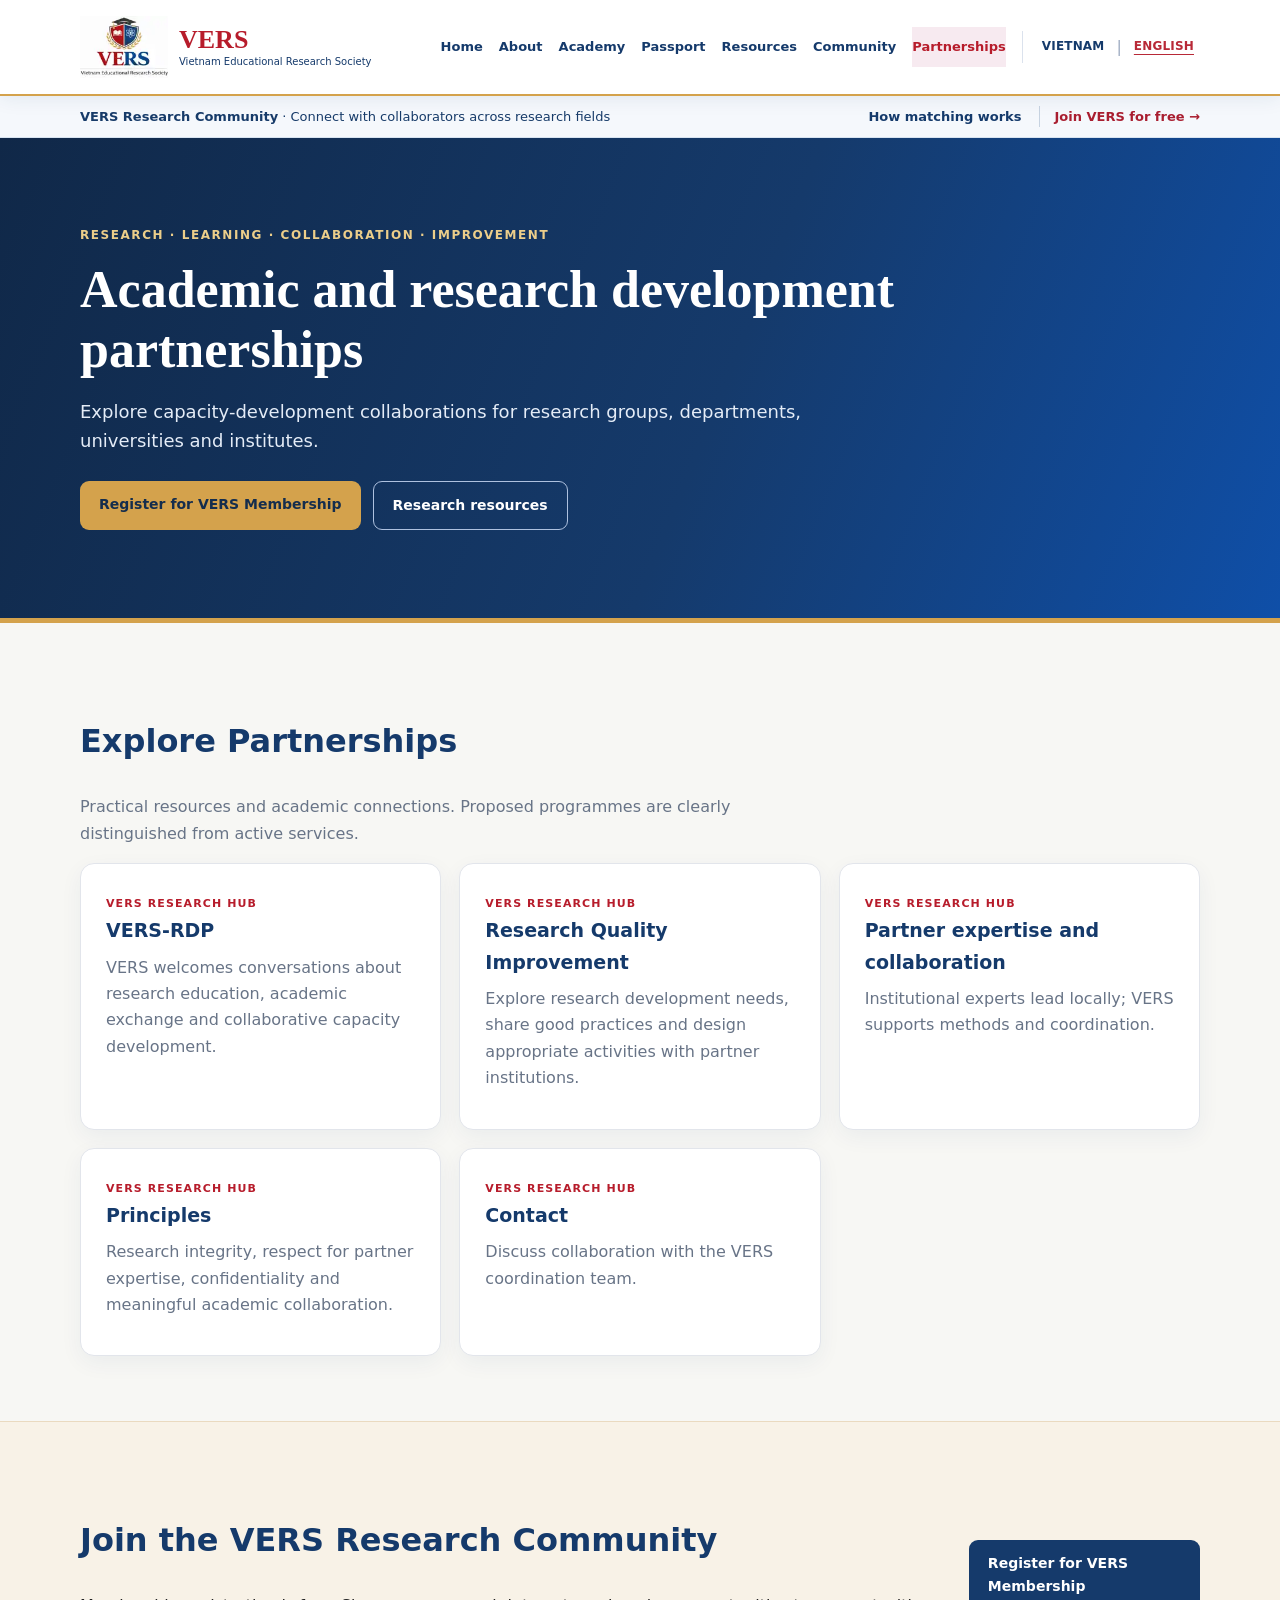
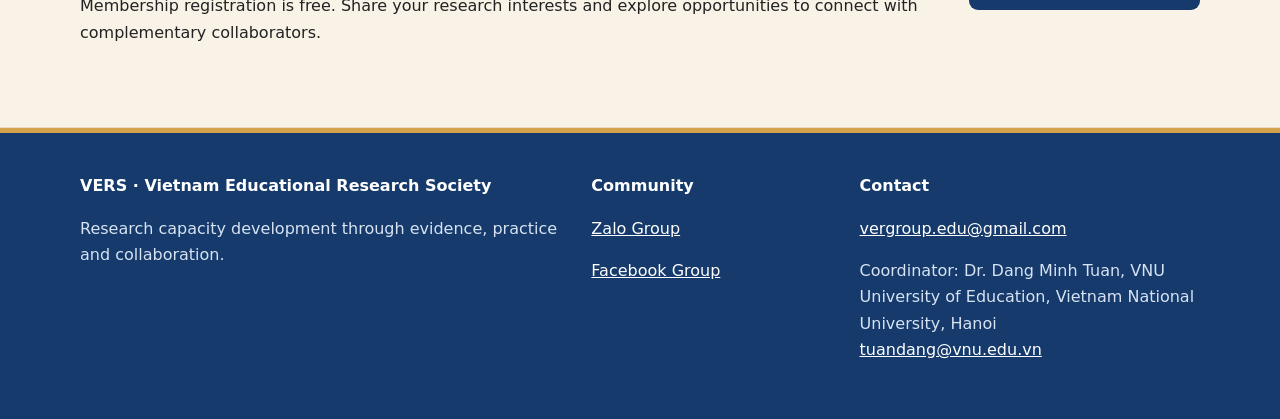
<file: en/partnerships/index.html>
<!doctype html><html lang="en"><head><meta charset="utf-8"><meta name="viewport" content="width=device-width,initial-scale=1"><meta name="description" content="Explore capacity-development collaborations for research groups, departments, universities and institutes."><link rel="alternate" hreflang="en" href="https://diavn.github.io/VERS/en/partnerships/"><link rel="alternate" hreflang="vi" href="https://diavn.github.io/VERS/partnerships/"><title>Academic and research development partnerships | VERS</title><link rel="stylesheet" href="../../assets/style.css"><script defer src="../../assets/site.js"></script><meta property="og:type" content="website"><meta property="og:site_name" content="VERS — Vietnam Educational Research Society"><meta property="og:title" content="VERS | Vietnam Educational Research Society"><meta property="og:description" content="VERS connects education researchers through academic learning, shared resources and scholarly collaboration."><meta property="og:url" content="https://diavn.github.io/VERS/en/partnerships/"><meta property="og:image" content="https://diavn.github.io/VERS/assets/vers-social-preview.png"><meta property="og:image:type" content="image/png"><meta property="og:image:width" content="600"><meta property="og:image:height" content="315"><meta name="twitter:card" content="summary_large_image"><meta name="twitter:image" content="https://diavn.github.io/VERS/assets/vers-social-preview.png"><link rel="canonical" href="https://diavn.github.io/VERS/en/partnerships/"></head><body><a class="skip" href="#content">Skip to content</a><header class="header"><div class="container nav-inner"><a class="brand" href="../../en/"><img class="vers-official-logo" src="../../assets/vers-official-logo.svg" alt="VERS official logo" width="88" height="65"><span><strong>VERS</strong><small>Vietnam Educational Research Society</small></span></a><button class="menu-toggle" type="button" aria-controls="main-menu" aria-expanded="false">☰ Menu</button><nav class="navlinks" id="main-menu" aria-label="Main navigation"><a href="../../en/">Home</a><a href="../../en/about/">About</a><a href="../../en/academy/">Academy</a><a href="../../en/passport/">Passport</a><a href="../../en/research/">Resources</a><a href="../../en/community/">Community</a><a href="../../en/partnerships/" aria-current="page" class="active">Partnerships</a><span class="language-switch" aria-label="Language"><a lang="vi" href="../../partnerships/">VIETNAM</a><span aria-hidden="true">|</span><a lang="en" href="../../en/partnerships/" aria-current="page">ENGLISH</a></span></nav></div></header><div class="vers-member-strip"><div class="container"><span><strong>VERS Research Community</strong> · Connect with collaborators across research fields</span><span><a href="../../en/community/">How matching works</a><a class="join-link" href="https://forms.gle/9dGQGPRuBtyxd9E9A" target="_blank" rel="noopener noreferrer">Join VERS for free →</a></span></div></div><main id="content"><section class="hero"><div class="container"><div class="eyebrow">Research · Learning · Collaboration · Improvement</div><h1>Academic and research development partnerships</h1><p>Explore capacity-development collaborations for research groups, departments, universities and institutes.</p><div class="actions"><a class="btn primary" href="https://forms.gle/9dGQGPRuBtyxd9E9A" target="_blank" rel="noopener noreferrer">Register for VERS Membership</a><a class="btn light" href="../../en/research/">Research resources</a></div></div></section><section class="section"><div class="container"><h2>Explore Partnerships</h2><p class="section-lead">Practical resources and academic connections. Proposed programmes are clearly distinguished from active services.</p><div class="grid"><article class="card"><span class="kicker">VERS Research Hub</span><h3>VERS-RDP</h3><p>VERS welcomes conversations about research education, academic exchange and collaborative capacity development.</p></article><article class="card"><span class="kicker">VERS Research Hub</span><h3>Research Quality Improvement</h3><p>Explore research development needs, share good practices and design appropriate activities with partner institutions.</p></article><article class="card"><span class="kicker">VERS Research Hub</span><h3>Partner expertise and collaboration</h3><p>Institutional experts lead locally; VERS supports methods and coordination.</p></article><article class="card"><span class="kicker">VERS Research Hub</span><h3>Principles</h3><p>Research integrity, respect for partner expertise, confidentiality and meaningful academic collaboration.</p></article><article class="card"><span class="kicker">VERS Research Hub</span><h3>Contact</h3><p>Discuss collaboration with the VERS coordination team.</p></article></div></div></section><section class="section band"><div class="container callout"><div><h2>Join the VERS Research Community</h2><p>Membership registration is free. Share your research interests and explore opportunities to connect with complementary collaborators.</p></div><a class="btn" href="https://forms.gle/9dGQGPRuBtyxd9E9A" target="_blank" rel="noopener noreferrer">Register for VERS Membership</a></div></section></main><footer class="footer"><div class="container footer-grid"><div><strong>VERS · Vietnam Educational Research Society</strong><p>Research capacity development through evidence, practice and collaboration.</p><small></small></div><div><strong>Community</strong><p><a href="https://zalo.me/g/brmxba311">Zalo Group</a></p><p><a href="https://www.facebook.com/groups/verg.edu">Facebook Group</a></p></div><div><strong>Contact</strong><p><a href="mailto:vergroup.edu@gmail.com">vergroup.edu@gmail.com</a></p><p>Coordinator: Dr. Dang Minh Tuan, VNU University of Education, Vietnam National University, Hanoi<br><a href="mailto:tuandang@vnu.edu.vn">tuandang@vnu.edu.vn</a></p></div></div></footer></body></html>
</file>
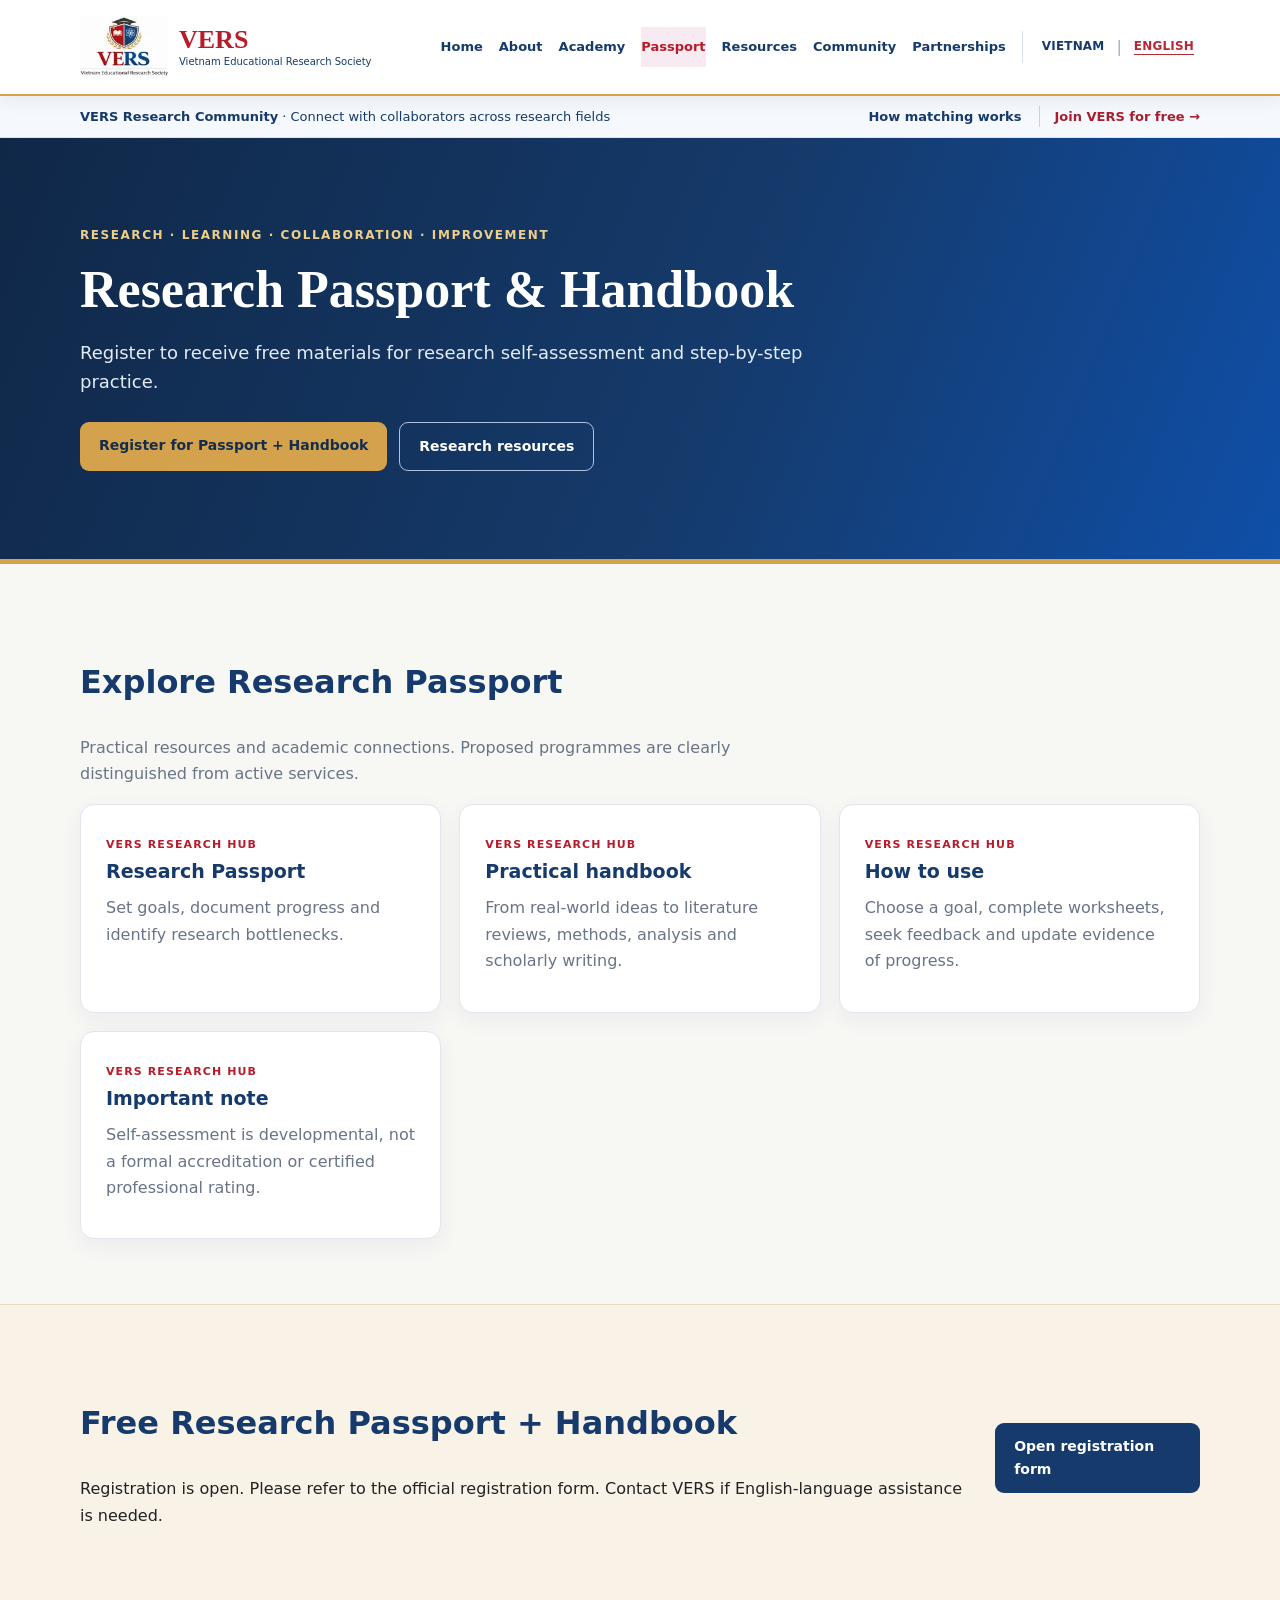
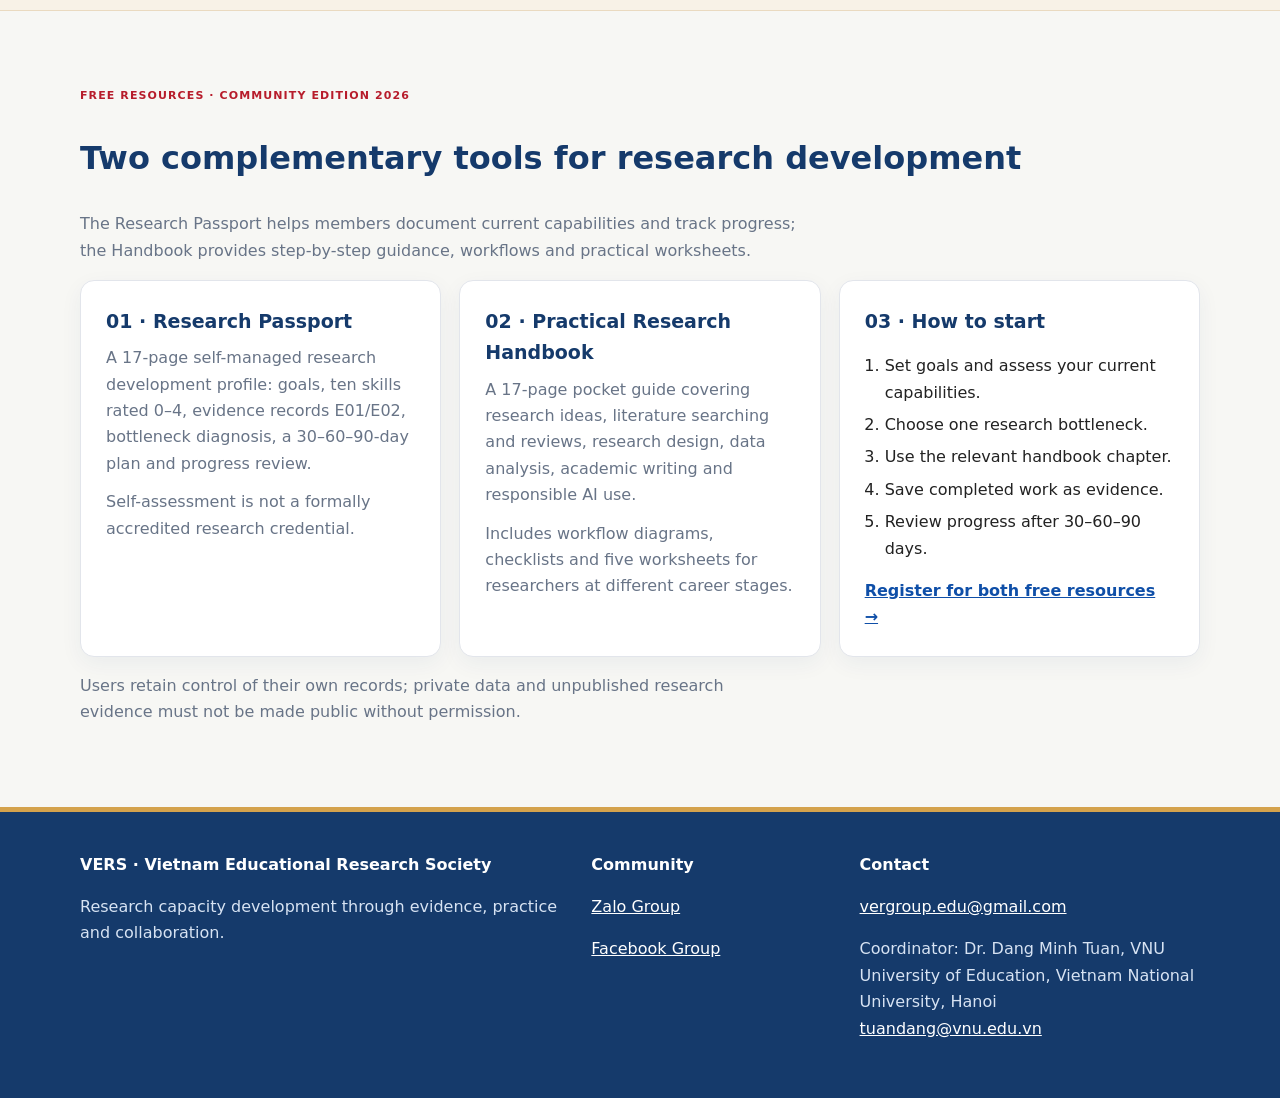
<file: en/passport/index.html>
<!doctype html><html lang="en"><head><meta charset="utf-8"><meta name="viewport" content="width=device-width,initial-scale=1"><meta name="description" content="Register to receive free materials for research self-assessment and step-by-step practice."><link rel="alternate" hreflang="en" href="https://diavn.github.io/VERS/en/passport/"><link rel="alternate" hreflang="vi" href="https://diavn.github.io/VERS/passport/"><title>Research Passport &amp; Handbook | VERS</title><link rel="stylesheet" href="../../assets/style.css"><script defer src="../../assets/site.js"></script><meta property="og:type" content="website"><meta property="og:site_name" content="VERS — Vietnam Educational Research Society"><meta property="og:title" content="VERS | Vietnam Educational Research Society"><meta property="og:description" content="VERS connects education researchers through academic learning, shared resources and scholarly collaboration."><meta property="og:url" content="https://diavn.github.io/VERS/en/passport/"><meta property="og:image" content="https://diavn.github.io/VERS/assets/vers-social-preview.png"><meta property="og:image:type" content="image/png"><meta property="og:image:width" content="600"><meta property="og:image:height" content="315"><meta name="twitter:card" content="summary_large_image"><meta name="twitter:image" content="https://diavn.github.io/VERS/assets/vers-social-preview.png"><link rel="canonical" href="https://diavn.github.io/VERS/en/passport/"></head><body><a class="skip" href="#content">Skip to content</a><header class="header"><div class="container nav-inner"><a class="brand" href="../../en/"><img class="vers-official-logo" src="../../assets/vers-official-logo.svg" alt="VERS official logo" width="88" height="65"><span><strong>VERS</strong><small>Vietnam Educational Research Society</small></span></a><button class="menu-toggle" type="button" aria-controls="main-menu" aria-expanded="false">☰ Menu</button><nav class="navlinks" id="main-menu" aria-label="Main navigation"><a href="../../en/">Home</a><a href="../../en/about/">About</a><a href="../../en/academy/">Academy</a><a href="../../en/passport/" aria-current="page" class="active">Passport</a><a href="../../en/research/">Resources</a><a href="../../en/community/">Community</a><a href="../../en/partnerships/">Partnerships</a><span class="language-switch" aria-label="Language"><a lang="vi" href="../../passport/">VIETNAM</a><span aria-hidden="true">|</span><a lang="en" href="../../en/passport/" aria-current="page">ENGLISH</a></span></nav></div></header><div class="vers-member-strip"><div class="container"><span><strong>VERS Research Community</strong> · Connect with collaborators across research fields</span><span><a href="../../en/community/">How matching works</a><a class="join-link" href="https://forms.gle/9dGQGPRuBtyxd9E9A" target="_blank" rel="noopener noreferrer">Join VERS for free →</a></span></div></div><main id="content"><section class="hero"><div class="container"><div class="eyebrow">Research · Learning · Collaboration · Improvement</div><h1>Research Passport &amp; Handbook</h1><p>Register to receive free materials for research self-assessment and step-by-step practice.</p><div class="actions"><a class="btn primary" href="https://forms.gle/8xzGay8KDdux3atTA" target="_blank" rel="noopener noreferrer">Register for Passport + Handbook</a><a class="btn light" href="../../en/research/">Research resources</a></div></div></section><section class="section"><div class="container"><h2>Explore Research Passport</h2><p class="section-lead">Practical resources and academic connections. Proposed programmes are clearly distinguished from active services.</p><div class="grid"><article class="card"><span class="kicker">VERS Research Hub</span><h3>Research Passport</h3><p>Set goals, document progress and identify research bottlenecks.</p></article><article class="card"><span class="kicker">VERS Research Hub</span><h3>Practical handbook</h3><p>From real-world ideas to literature reviews, methods, analysis and scholarly writing.</p></article><article class="card"><span class="kicker">VERS Research Hub</span><h3>How to use</h3><p>Choose a goal, complete worksheets, seek feedback and update evidence of progress.</p></article><article class="card"><span class="kicker">VERS Research Hub</span><h3>Important note</h3><p>Self-assessment is developmental, not a formal accreditation or certified professional rating.</p></article></div></div></section><section class="section band"><div class="container callout"><div><h2>Free Research Passport + Handbook</h2><p>Registration is open. Please refer to the official registration form. Contact VERS if English-language assistance is needed.</p></div><a class="btn" href="https://forms.gle/8xzGay8KDdux3atTA" target="_blank" rel="noopener noreferrer">Open registration form</a></div></section><section class="section passport-detail"><div class="container"><p class="kicker">FREE RESOURCES · COMMUNITY EDITION 2026</p><h2>Two complementary tools for research development</h2><p class="section-lead">The Research Passport helps members document current capabilities and track progress; the Handbook provides step-by-step guidance, workflows and practical worksheets.</p><div class="grid"><article class="card"><h3>01 · Research Passport</h3><p>A 17-page self-managed research development profile: goals, ten skills rated 0–4, evidence records E01/E02, bottleneck diagnosis, a 30–60–90-day plan and progress review.</p><p>Self-assessment is not a formally accredited research credential.</p></article><article class="card"><h3>02 · Practical Research Handbook</h3><p>A 17-page pocket guide covering research ideas, literature searching and reviews, research design, data analysis, academic writing and responsible AI use.</p><p>Includes workflow diagrams, checklists and five worksheets for researchers at different career stages.</p></article><article class="card"><h3>03 · How to start</h3><ol><li>Set goals and assess your current capabilities.</li><li>Choose one research bottleneck.</li><li>Use the relevant handbook chapter.</li><li>Save completed work as evidence.</li><li>Review progress after 30–60–90 days.</li></ol><a class="more" target="_blank" rel="noopener noreferrer" href="https://forms.gle/8xzGay8KDdux3atTA">Register for both free resources →</a></article></div><p class="section-lead">Users retain control of their own records; private data and unpublished research evidence must not be made public without permission.</p></div></section></main><footer class="footer"><div class="container footer-grid"><div><strong>VERS · Vietnam Educational Research Society</strong><p>Research capacity development through evidence, practice and collaboration.</p><small></small></div><div><strong>Community</strong><p><a href="https://zalo.me/g/brmxba311">Zalo Group</a></p><p><a href="https://www.facebook.com/groups/verg.edu">Facebook Group</a></p></div><div><strong>Contact</strong><p><a href="mailto:vergroup.edu@gmail.com">vergroup.edu@gmail.com</a></p><p>Coordinator: Dr. Dang Minh Tuan, VNU University of Education, Vietnam National University, Hanoi<br><a href="mailto:tuandang@vnu.edu.vn">tuandang@vnu.edu.vn</a></p></div></div></footer></body></html>
</file>
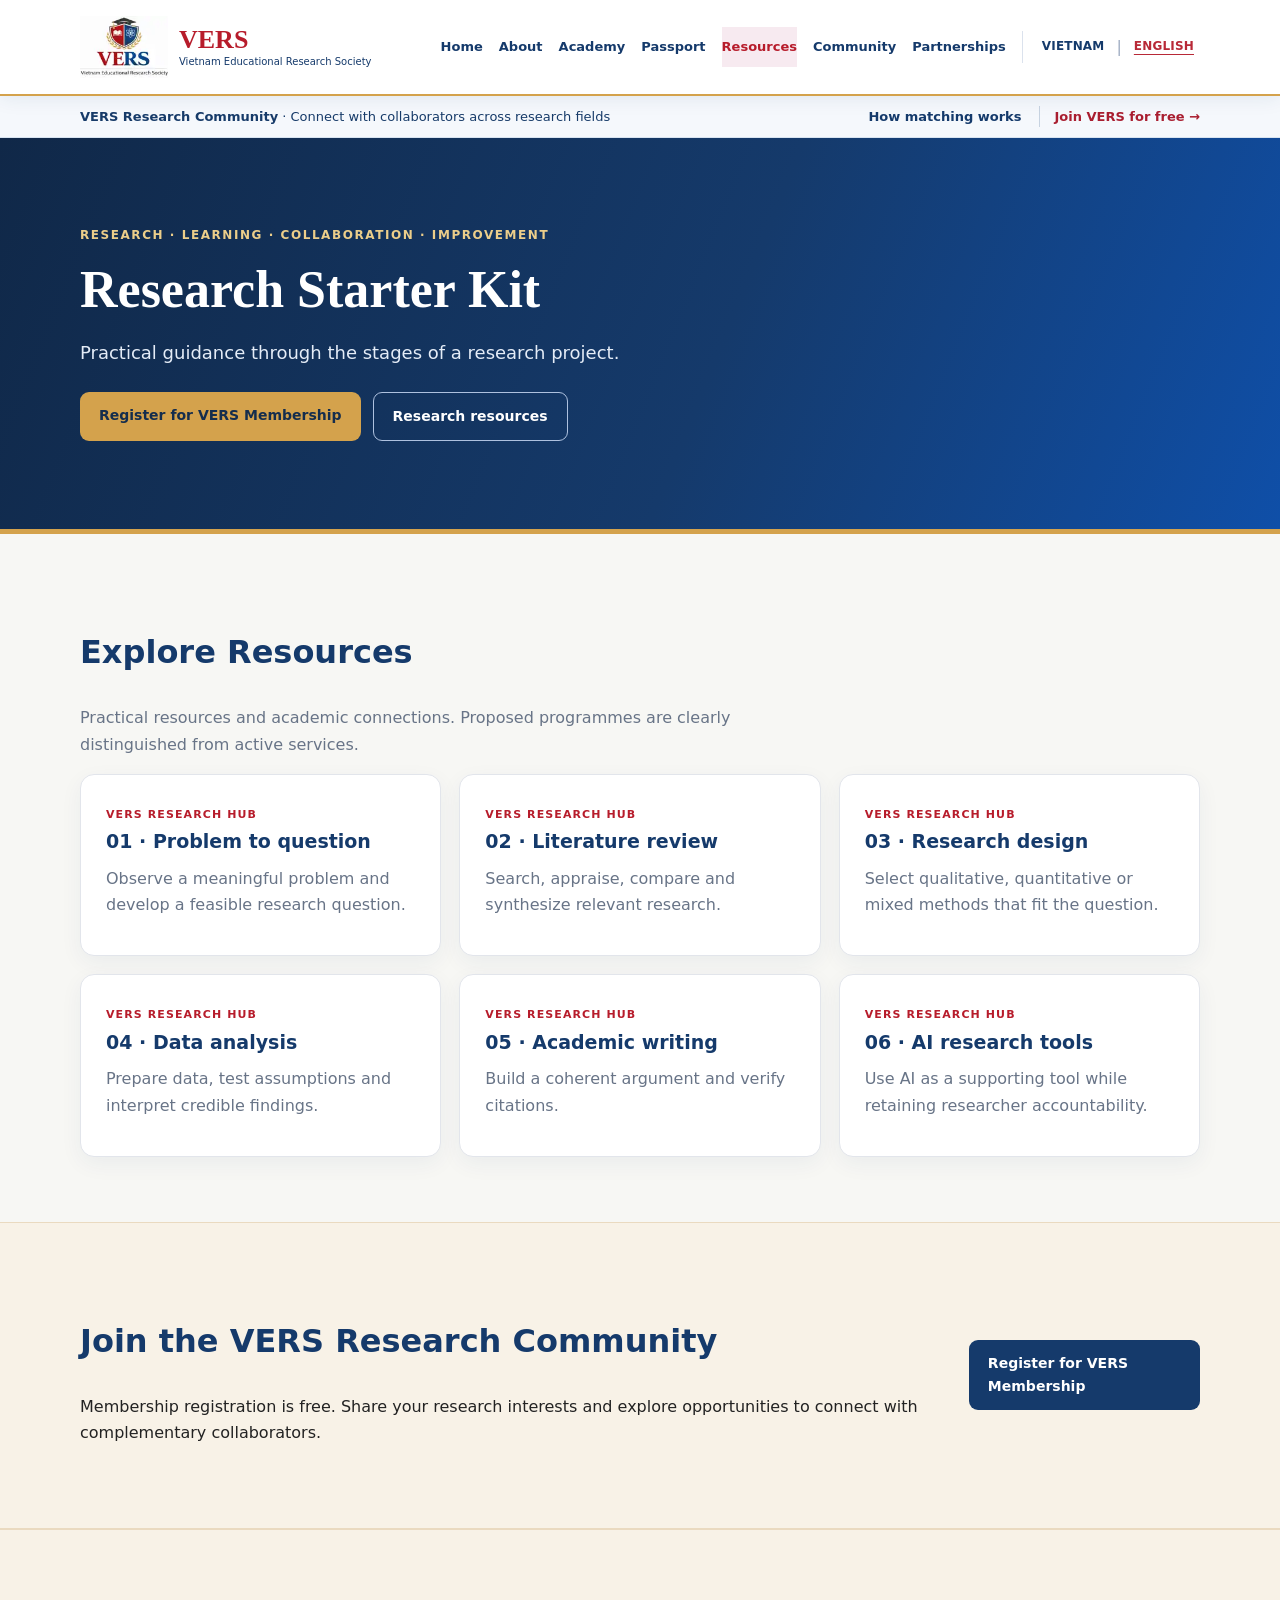
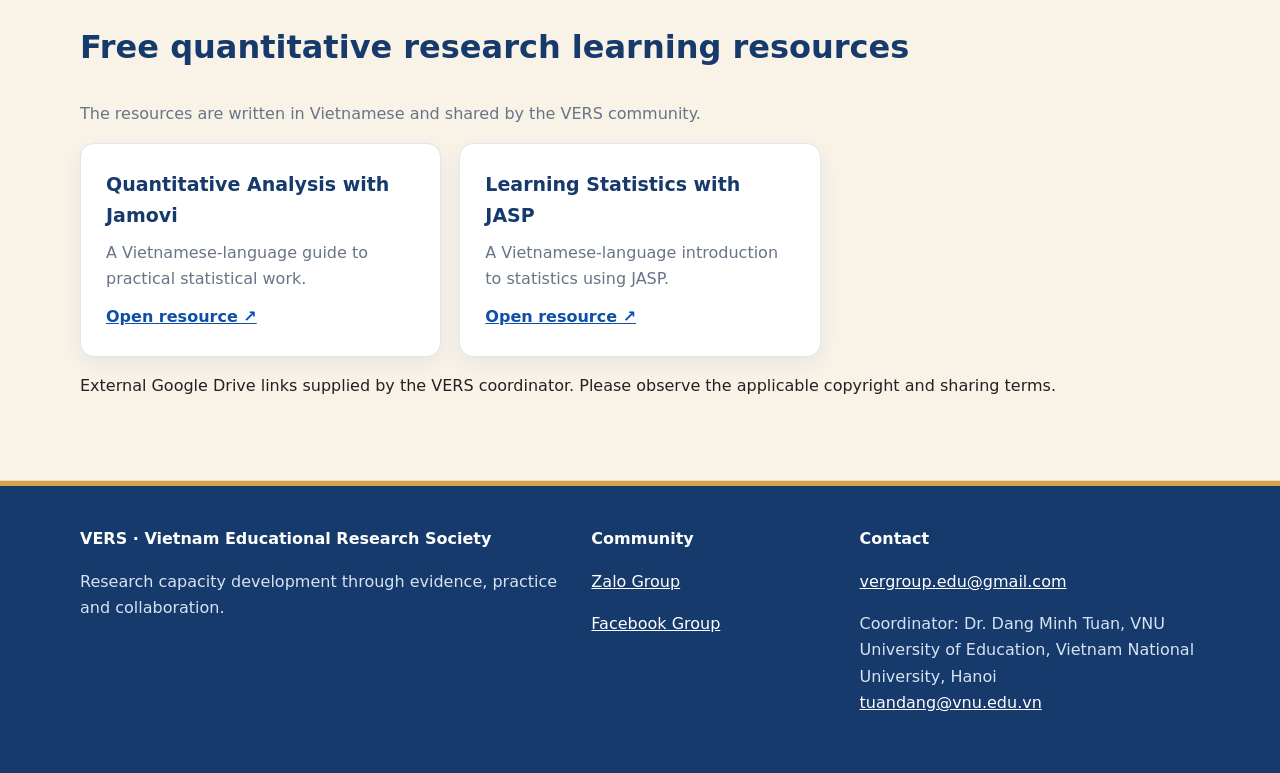
<file: en/research/index.html>
<!doctype html><html lang="en"><head><meta charset="utf-8"><meta name="viewport" content="width=device-width,initial-scale=1"><meta name="description" content="Practical guidance through the stages of a research project."><link rel="alternate" hreflang="en" href="https://diavn.github.io/VERS/en/research/"><link rel="alternate" hreflang="vi" href="https://diavn.github.io/VERS/research/"><title>Research Starter Kit | VERS</title><link rel="stylesheet" href="../../assets/style.css"><script defer src="../../assets/site.js"></script><meta property="og:type" content="website"><meta property="og:site_name" content="VERS — Vietnam Educational Research Society"><meta property="og:title" content="VERS | Vietnam Educational Research Society"><meta property="og:description" content="VERS connects education researchers through academic learning, shared resources and scholarly collaboration."><meta property="og:url" content="https://diavn.github.io/VERS/en/research/"><meta property="og:image" content="https://diavn.github.io/VERS/assets/vers-social-preview.png"><meta property="og:image:type" content="image/png"><meta property="og:image:width" content="600"><meta property="og:image:height" content="315"><meta name="twitter:card" content="summary_large_image"><meta name="twitter:image" content="https://diavn.github.io/VERS/assets/vers-social-preview.png"><link rel="canonical" href="https://diavn.github.io/VERS/en/research/"></head><body><a class="skip" href="#content">Skip to content</a><header class="header"><div class="container nav-inner"><a class="brand" href="../../en/"><img class="vers-official-logo" src="../../assets/vers-official-logo.svg" alt="VERS official logo" width="88" height="65"><span><strong>VERS</strong><small>Vietnam Educational Research Society</small></span></a><button class="menu-toggle" type="button" aria-controls="main-menu" aria-expanded="false">☰ Menu</button><nav class="navlinks" id="main-menu" aria-label="Main navigation"><a href="../../en/">Home</a><a href="../../en/about/">About</a><a href="../../en/academy/">Academy</a><a href="../../en/passport/">Passport</a><a href="../../en/research/" aria-current="page" class="active">Resources</a><a href="../../en/community/">Community</a><a href="../../en/partnerships/">Partnerships</a><span class="language-switch" aria-label="Language"><a lang="vi" href="../../research/">VIETNAM</a><span aria-hidden="true">|</span><a lang="en" href="../../en/research/" aria-current="page">ENGLISH</a></span></nav></div></header><div class="vers-member-strip"><div class="container"><span><strong>VERS Research Community</strong> · Connect with collaborators across research fields</span><span><a href="../../en/community/">How matching works</a><a class="join-link" href="https://forms.gle/9dGQGPRuBtyxd9E9A" target="_blank" rel="noopener noreferrer">Join VERS for free →</a></span></div></div><main id="content"><section class="hero"><div class="container"><div class="eyebrow">Research · Learning · Collaboration · Improvement</div><h1>Research Starter Kit</h1><p>Practical guidance through the stages of a research project.</p><div class="actions"><a class="btn primary" href="https://forms.gle/9dGQGPRuBtyxd9E9A" target="_blank" rel="noopener noreferrer">Register for VERS Membership</a><a class="btn light" href="../../en/research/">Research resources</a></div></div></section><section class="section"><div class="container"><h2>Explore Resources</h2><p class="section-lead">Practical resources and academic connections. Proposed programmes are clearly distinguished from active services.</p><div class="grid"><article class="card"><span class="kicker">VERS Research Hub</span><h3>01 · Problem to question</h3><p>Observe a meaningful problem and develop a feasible research question.</p></article><article class="card"><span class="kicker">VERS Research Hub</span><h3>02 · Literature review</h3><p>Search, appraise, compare and synthesize relevant research.</p></article><article class="card"><span class="kicker">VERS Research Hub</span><h3>03 · Research design</h3><p>Select qualitative, quantitative or mixed methods that fit the question.</p></article><article class="card"><span class="kicker">VERS Research Hub</span><h3>04 · Data analysis</h3><p>Prepare data, test assumptions and interpret credible findings.</p></article><article class="card"><span class="kicker">VERS Research Hub</span><h3>05 · Academic writing</h3><p>Build a coherent argument and verify citations.</p></article><article class="card"><span class="kicker">VERS Research Hub</span><h3>06 · AI research tools</h3><p>Use AI as a supporting tool while retaining researcher accountability.</p></article></div></div></section><section class="section band"><div class="container callout"><div><h2>Join the VERS Research Community</h2><p>Membership registration is free. Share your research interests and explore opportunities to connect with complementary collaborators.</p></div><a class="btn" href="https://forms.gle/9dGQGPRuBtyxd9E9A" target="_blank" rel="noopener noreferrer">Register for VERS Membership</a></div></section><section class="section band"><div class="container"><h2>Free quantitative research learning resources</h2><p class="section-lead">The resources are written in Vietnamese and shared by the VERS community.</p><div class="grid"><article class="card"><h3>Quantitative Analysis with Jamovi</h3><p>A Vietnamese-language guide to practical statistical work.</p><a class="more" href="https://drive.google.com/file/d/1PDBoz-qCu8LpBYIbpfE1-n1H8hmjoBAO/view?usp=sharing" target="_blank" rel="noopener noreferrer">Open resource ↗</a></article><article class="card"><h3>Learning Statistics with JASP</h3><p>A Vietnamese-language introduction to statistics using JASP.</p><a class="more" href="https://drive.google.com/file/d/1F89ra7NRNycYZCy2L96slNIA9dTaLKgm/view?usp=sharing" target="_blank" rel="noopener noreferrer">Open resource ↗</a></article></div><p class="fineprint">External Google Drive links supplied by the VERS coordinator. Please observe the applicable copyright and sharing terms.</p></div></section></main><footer class="footer"><div class="container footer-grid"><div><strong>VERS · Vietnam Educational Research Society</strong><p>Research capacity development through evidence, practice and collaboration.</p><small></small></div><div><strong>Community</strong><p><a href="https://zalo.me/g/brmxba311">Zalo Group</a></p><p><a href="https://www.facebook.com/groups/verg.edu">Facebook Group</a></p></div><div><strong>Contact</strong><p><a href="mailto:vergroup.edu@gmail.com">vergroup.edu@gmail.com</a></p><p>Coordinator: Dr. Dang Minh Tuan, VNU University of Education, Vietnam National University, Hanoi<br><a href="mailto:tuandang@vnu.edu.vn">tuandang@vnu.edu.vn</a></p></div></div></footer></body></html>
</file>
<file: assets/style.css>
:root{--navy:#142f58;--blue:#254e82;--red:#b82937;--cream:#fbf9f4;--ink:#162338;--muted:#53627a}*{box-sizing:border-box}html{scroll-behavior:smooth}body{margin:0;background:#fff;color:var(--ink);font-family:system-ui,-apple-system,Segoe UI,Arial,sans-serif;line-height:1.65}.container{width:min(1120px,calc(100% - 36px));margin:auto}a{color:inherit}.skip{position:absolute;top:-80px;background:#fff;padding:10px}.skip:focus{top:0}.header{background:#fff;border-bottom:1px solid #e4e9f0;position:sticky;top:0;z-index:10}.nav-inner{display:flex;align-items:center;gap:22px;justify-content:space-between;min-height:80px}.brand{text-decoration:none;display:flex;align-items:center;gap:12px}.mark{width:52px;height:52px;display:grid;place-items:center;border:3px solid var(--red);background:var(--navy);color:#fff;font-weight:900;border-radius:12px}.brand strong{display:block;font-size:24px;color:var(--navy)}.brand small{display:block;color:var(--muted);font-size:11px}.navlinks{display:flex;gap:16px;align-items:center;flex-wrap:wrap}.navlinks a{text-decoration:none;font-size:13px;font-weight:650;color:#33425a;padding:9px 0}.navlinks a.active,.navlinks a:hover{color:var(--red)}.menu-toggle{display:none;border:1px solid #ccd8e6;border-radius:7px;background:#fff;padding:9px 14px}.hero{background:linear-gradient(120deg,#122c53,#244d7e);color:#fff;padding:88px 0}.eyebrow{color:#ecce8a;text-transform:uppercase;letter-spacing:.13em;font-size:12px;font-weight:700}.hero h1{max-width:850px;font-size:clamp(32px,5vw,52px);line-height:1.14;margin:14px 0}.hero p{max-width:760px;color:#e4ecf7;font-size:18px}.actions{display:flex;gap:12px;flex-wrap:wrap;margin-top:25px}.btn{display:inline-flex;padding:12px 19px;border-radius:9px;text-decoration:none;font-weight:750;font-size:14px}.btn.primary{background:#fff;color:var(--navy)}.btn.light{border:1px solid #d3dfef;color:#fff}.section{padding:65px 0}.section h2{font-size:clamp(25px,3vw,32px);color:var(--navy)}.section-lead{color:var(--muted);max-width:720px}.grid{display:grid;grid-template-columns:repeat(3,1fr);gap:18px}.card{border:1px solid #dfe6ef;box-shadow:0 4px 16px #142c5110;padding:25px;border-radius:14px;background:#fff}.card h3{margin:0 0 8px;color:var(--navy);font-size:19px}.card p{margin:0 0 12px;color:var(--muted)}.more{color:#a92335;font-weight:750}.band{background:var(--cream);border-top:1px solid #f2e4cf;border-bottom:1px solid #f2e4cf}.callout{display:flex;gap:26px;justify-content:space-between;align-items:center}.callout .btn{background:var(--navy);color:#fff}.footer{background:#0c1d38;color:#fff;padding:40px 0}.footer-grid{display:grid;grid-template-columns:2fr 1fr 1.4fr;gap:25px}.footer p,.footer small{color:#d7e3f3}.footer a{color:#fff}.kicker{font-size:11px;color:var(--red);text-transform:uppercase;letter-spacing:.1em;font-weight:700}@media(max-width:920px){.grid{grid-template-columns:repeat(2,1fr)}.nav-inner{flex-wrap:wrap}.menu-toggle{display:block}.navlinks{display:none;width:100%;padding:0 0 20px}.navlinks.open{display:flex;flex-direction:column;align-items:flex-start}.footer-grid{grid-template-columns:1fr 1fr}}@media(max-width:580px){.grid{grid-template-columns:1fr}.footer-grid{grid-template-columns:1fr}.callout{display:block}.hero{padding:60px 0}.brand small{font-size:10px}}
/* Bilingual VI | EN language navigation */
.language-switch{display:inline-flex;align-items:center;gap:7px;border-left:1px solid #dbe2ed;padding-left:13px;white-space:nowrap}.navlinks .language-switch a{font-size:13px;font-weight:800;padding:4px}.navlinks .language-switch a[aria-current="page"]{color:#b82937;text-decoration:underline;text-underline-offset:4px}.language-switch>span{color:#9dabc1}@media(max-width:920px){.language-switch{border-left:0;border-top:1px solid #dbe2ed;width:100%;padding:12px 0 0}}

/* VERS v1.3 official brand refresh */
:root{--navy:#153A6B;--blue:#0F4FA8;--red:#B71C2B;--gold:#D4A24C;--cream:#F7F7F4;--ink:#222222;--muted:#687487}
body{background:#F7F7F4;color:#222}
.header{background:#fff;border-bottom:2px solid #d4a24c;box-shadow:0 3px 18px rgba(21,58,107,.08)}
.nav-inner{min-height:94px}
.brand{display:flex;align-items:center;gap:11px;min-width:240px}
.vers-official-logo{display:block;width:88px;height:65px;object-fit:contain;background:white}
.brand strong{font-family:Georgia,serif;color:#B71C2B;font-size:26px;line-height:1.1}
.brand small{font-size:10px;color:#153A6B;max-width:210px;display:block;line-height:1.3}
.navlinks a{color:#153A6B}
.navlinks a:hover,.navlinks a.active{color:#B71C2B;background:#f7eaf0}
.hero{background:linear-gradient(112deg,#102848 0%,#153A6B 56%,#0F4FA8 100%);border-bottom:5px solid #D4A24C}
.hero-identity{display:flex;align-items:center;gap:20px;margin-bottom:24px}
.hero-identity img{width:160px;height:auto;max-height:120px;object-fit:contain;background:#fff;padding:6px;border-radius:12px;box-shadow:0 12px 28px #0002}
.hero-identity div{display:flex;flex-direction:column;line-height:1.5}
.hero-identity strong{font-family:Georgia,serif;font-size:19px;color:#fff}
.hero-identity span{font-size:12px;color:#eedaa9;letter-spacing:.05em}
.hero h1{font-family:Georgia,'Times New Roman',serif;font-weight:600}
.hero .btn.primary,.btn.primary{background:#D4A24C;color:#142d4d}
.btn.primary:hover{background:#e8ba65}
.btn.light{border:1px solid #aec1df;color:#fff}
.section h2,.card h3{color:#153A6B}
.card{border-color:#e2e5eb;background:#fff;box-shadow:0 7px 22px rgba(21,58,107,.055)}
.card:hover{border-color:#D4A24C}
.kicker,.card .kicker{color:#B71C2B}
.band{background:#f8f2e7;border-color:#eadac0}
.more,.card .more{color:#0F4FA8}
.course-highlight{border-left:5px solid #B71C2B;background:#fff;padding:30px;border-radius:10px;box-shadow:0 9px 24px #152c5110}
.course-highlight p{max-width:820px;color:#53627a}
.course-highlight .btn.outline{border:1px solid #0F4FA8;color:#0F4FA8;background:transparent}
.footer{background:#153A6B;border-top:5px solid #D4A24C}
@media(max-width:920px){.nav-inner{min-height:90px}.brand{min-width:unset}}
@media(max-width:580px){.vers-official-logo{width:66px;height:55px}.brand strong{font-size:22px}.brand small{font-size:9px}.hero-identity{gap:12px}.hero-identity img{width:100px;max-height:92px}.hero-identity strong{font-size:14px}.hero-identity span{font-size:10px}}

/* VERS Research Membership 2026 */
.vers-member-strip{background:#f5f8fc;border-bottom:1px solid #d8e4f1;font-size:13px;color:#173b69}.vers-member-strip>.container{display:flex;align-items:center;justify-content:space-between;gap:14px;padding-top:10px;padding-bottom:10px}.vers-member-strip .container>span:last-child{display:flex;align-items:center;gap:17px;flex-wrap:wrap}.vers-member-strip a{color:#153a6b;font-weight:700;text-decoration:none}.vers-member-strip a:hover{text-decoration:underline}.vers-member-strip .join-link{color:#a91e30;border-left:1px solid #c7d3e1;padding-left:15px}.passport-detail ol{padding-left:20px}.passport-detail li{margin-bottom:6px}@media(max-width:800px){.vers-member-strip>.container{align-items:flex-start;flex-direction:column;gap:7px}.vers-member-strip .container>span:last-child{gap:12px}}

/* Expanded language labels and coordination team profiles */
.language-switch{flex-shrink:0;gap:6px}.language-switch a{font-size:12px!important;letter-spacing:.015em;padding:6px!important}.team-grid{grid-template-columns:repeat(2,minmax(0,1fr))}.team-card{display:flex;align-items:flex-start;gap:18px}.team-card h3{margin:4px 0 10px}.team-card p{line-height:1.6}.team-avatar{flex:0 0 70px;height:70px;border-radius:18px;background:linear-gradient(145deg,#153a6b,#b71c2b);color:#fff;display:flex;align-items:center;justify-content:center;font-size:21px;font-weight:800}.team-card .kicker{color:#ae2334}.team-card strong{color:#173b69}@media(max-width:850px){.team-grid{grid-template-columns:1fr}}@media(max-width:580px){.team-card{flex-direction:column}.language-switch{gap:3px}}

.team-portrait{position:relative;flex:0 0 84px;width:84px;height:84px;border-radius:16px;overflow:hidden}.team-portrait img{position:absolute;inset:0;width:100%;height:100%;object-fit:cover;z-index:2}.team-portrait img[hidden]{display:none}.team-portrait .team-avatar{width:100%;height:100%;border-radius:0;flex:auto}.team-portrait img:not([hidden])+.team-avatar{visibility:hidden}
</file>
